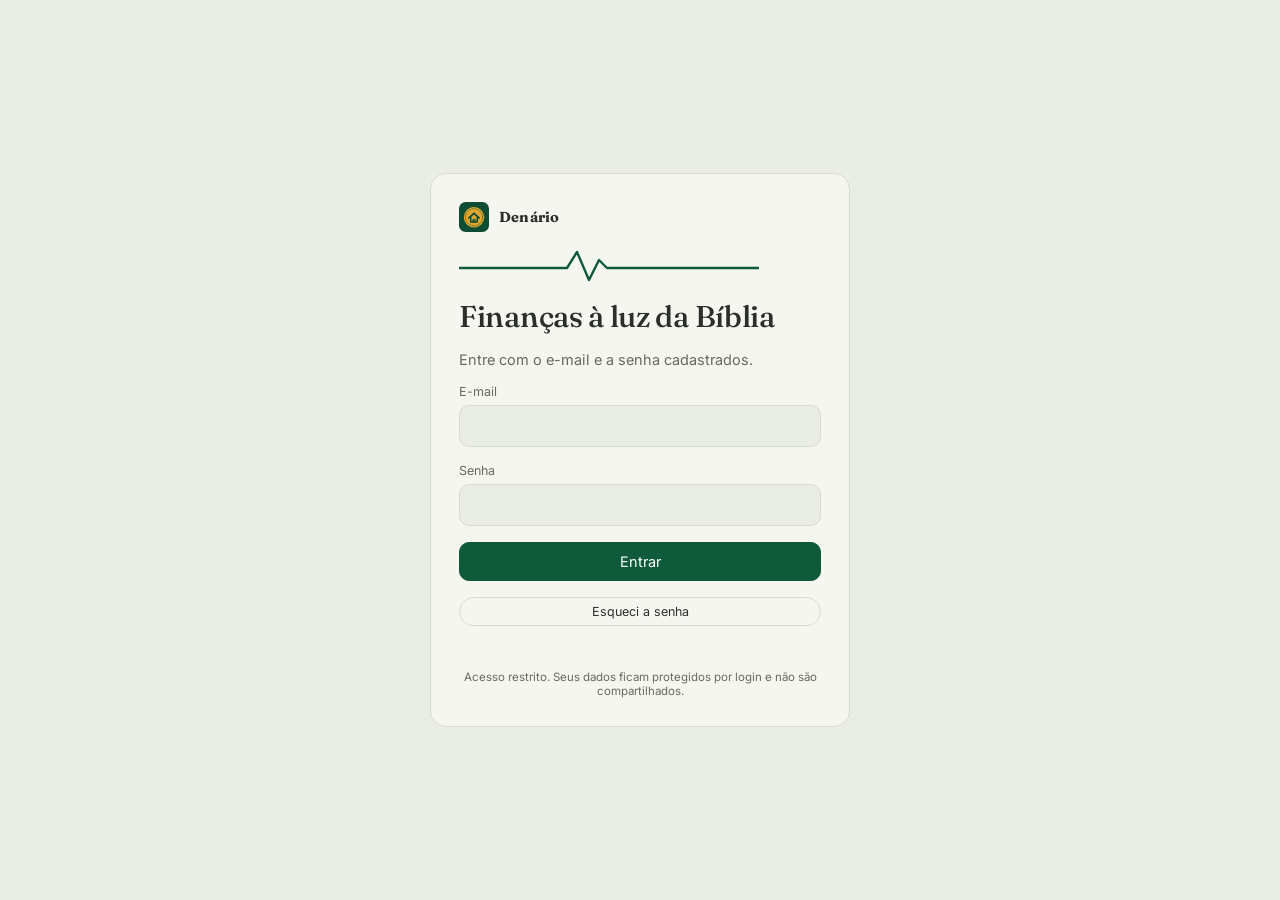
<file: index.html>
<!doctype html>
<html lang="pt-BR">
<head>
<meta charset="utf-8">
<meta name="viewport" content="width=device-width, initial-scale=1, viewport-fit=cover">
<title>Denário – finanças à luz da Bíblia</title>
<meta name="description" content="Denário – finanças à luz da Bíblia: orçamento, objetivos, talentos e patrimônio da família.">
<meta name="theme-color" content="#f5f6f0">
<meta name="color-scheme" content="light">
<meta name="robots" content="noindex">
<link rel="manifest" href="manifest.webmanifest">
<link rel="icon" href="icons/icon-192.png?v=4">
<link rel="apple-touch-icon" href="icons/icon-180.png?v=4">
<meta name="apple-mobile-web-app-capable" content="yes">
<meta name="mobile-web-app-capable" content="yes">
<meta name="apple-mobile-web-app-status-bar-style" content="default">
<meta name="apple-mobile-web-app-title" content="Denário">
<link rel="preconnect" href="https://fonts.googleapis.com">
<link rel="stylesheet" href="https://fonts.googleapis.com/css2?family=Fraunces:opsz,wght@9..144,400;9..144,500;9..144,600&family=Inter:wght@400;500;600;700&display=swap">
<link rel="stylesheet" href="app.css?v=9">
<link rel="stylesheet" href="mobile.css?v=12">
<link rel="stylesheet" href="casa.css?v=5">
<link rel="stylesheet" href="notas.css?v=7">
<link rel="stylesheet" href="objetivos.css?v=4">
<link rel="stylesheet" href="anotar.css?v=6">
<link rel="stylesheet" href="bancos.css?v=1">
<link rel="stylesheet" href="vales.css?v=2">
<link rel="stylesheet" href="bens.css?v=2">
<link rel="stylesheet" href="raiox.css?v=1">
<link rel="stylesheet" href="reservas.css?v=1">
<link rel="stylesheet" href="sabedoria.css?v=4">
<link rel="stylesheet" href="negocio.css?v=7">
<link rel="stylesheet" href="voz.css?v=1">
<link rel="stylesheet" href="onboarding.css?v=1">
<link rel="stylesheet" href="compras.css?v=1">
<link rel="stylesheet" href="veiculos.css?v=1">
<script src="vendor/d3.min.js"></script>
<script src="vendor/supabase.js"></script>
<script src="config.js"></script>
<script src="app.js?v=23"></script>
<script src="mobile.js?v=8"></script>
<script src="mobile-contas.js?v=1"></script>
<script src="sabedoria.js?v=4"></script>
<script src="convite.js?v=6"></script>
<script src="casa.js?v=11"></script>
<script src="vendor/jsQR.js" defer></script>
<script src="notas.js?v=10"></script>
<script src="avatar.js?v=1"></script>
<script src="bancos.js?v=1"></script>
<script src="vales.js?v=2"></script>
<script src="bens.js?v=1"></script>
<script src="raiox.js?v=3"></script>
<script src="reservas.js?v=1"></script>
<script src="plano.js?v=2"></script>
<script src="projetos.js?v=6"></script>
<script src="voz.js?v=2"></script>
<script src="onboarding.js?v=1"></script>
<script src="objetivos.js?v=5"></script>
<script src="anotar.js?v=11"></script>
<script src="compras.js?v=1"></script>
<script src="veiculos.js?v=1"></script>
</head>
<body>
<section class="sv-login" id="sv-login" hidden>
  <form class="sv-card" id="sv-form" autocomplete="on">
    <div class="sv-brand"><div class="sv-mark" aria-hidden="true" style="background:none;width:30px;height:30px"><svg viewBox="0 0 100 100" width="30" height="30" style="display:block"><rect width="100" height="100" rx="22" fill="#0e4d33"/><circle cx="50" cy="51" r="34" fill="#e2a72e"/><circle cx="50" cy="51" r="28.5" fill="none" stroke="#0e4d33" stroke-width="2.4" stroke-dasharray="1.6 4.4" stroke-linecap="round"/><g fill="none" stroke="#0e4d33" stroke-linecap="round" stroke-linejoin="round"><path d="M33 53 L50 38 L67 53" stroke-width="6"/><path d="M39 51 V67 H61 V51" stroke-width="5"/><path d="M47 67 V59 H53 V67" stroke-width="4"/></g></svg></div>Denário</div>
    <svg class="sv-pulse" viewBox="0 0 300 34" aria-hidden="true"><path d="M0 20 H95 L108 20 L118 4 L130 32 L140 12 L148 20 H300"/></svg>
    <h1>Finanças à luz da Bíblia</h1>
    <p>Entre com o e-mail e a senha cadastrados.</p>
    <div class="sv-field"><label for="sv-email">E-mail</label><input class="sv-in" id="sv-email" type="email" inputmode="email" autocapitalize="off" autocorrect="off" spellcheck="false" autocomplete="username" required></div>
    <div class="sv-field"><label for="sv-senha">Senha</label><input class="sv-in" id="sv-senha" type="password" autocomplete="current-password" required></div>
    <button class="sv-btn primary" id="sv-entrar" type="submit">Entrar</button>
    <button class="sv-btn" id="sv-esqueci" type="button">Esqueci a senha</button>
    <div class="sv-err" id="sv-err" role="alert"></div>
    <div class="sv-foot">Acesso restrito. Seus dados ficam protegidos por login e não são compartilhados.</div>
  </form>
</section>
<section id="sv-app" hidden>
  <header class="sv-top">
    <div class="sv-brand"><div class="sv-mark" aria-hidden="true" style="background:none;width:30px;height:30px"><svg viewBox="0 0 100 100" width="30" height="30" style="display:block"><rect width="100" height="100" rx="22" fill="#0e4d33"/><circle cx="50" cy="51" r="34" fill="#e2a72e"/><circle cx="50" cy="51" r="28.5" fill="none" stroke="#0e4d33" stroke-width="2.4" stroke-dasharray="1.6 4.4" stroke-linecap="round"/><g fill="none" stroke="#0e4d33" stroke-linecap="round" stroke-linejoin="round"><path d="M33 53 L50 38 L67 53" stroke-width="6"/><path d="M39 51 V67 H61 V51" stroke-width="5"/><path d="M47 67 V59 H53 V67" stroke-width="4"/></g></svg></div><span>Denário</span></div>
    <div class="sp"></div>
    <div class="who"><div id="sv-who"></div><div id="sv-upd"></div></div>
    <button class="sv-btn" id="sv-sair" type="button">Sair</button>
  </header>
  <div class="sv-card" id="sv-nova" hidden style="margin:16px auto">
    <b>Defina sua nova senha</b>
    <input class="sv-in" id="sv-nova-senha" type="password" autocomplete="new-password" aria-label="Nova senha">
    <button class="sv-btn primary" id="sv-nova-btn" type="button">Salvar senha</button>
    <div class="sv-err" id="sv-nova-msg"></div>
  </div>
  <main id="dash-root">
<style>
.fv { --fv-in: var(--color-ok); display: grid; gap: var(--cds-gap-lg); font-family: var(--font-anthropic-sans); color: var(--color-fg); font-variant-numeric: tabular-nums; }
.fv-head { display: grid; gap: var(--cds-gap-xs); }
.fv-title { font-family: var(--font-anthropic-serif); font-weight: 400; font-size: var(--cds-font-size-title); margin: 0; text-wrap: balance; }
.fv-take { margin: 0; color: var(--color-fg-muted); font-size: var(--cds-font-size-body); max-width: 68ch; }
.fv-take .n { color: var(--color-fg); font-weight: 600; }
.fv-bar { display: flex; flex-wrap: wrap; gap: var(--cds-gap-sm); align-items: center; justify-content: space-between; }
.fv-tabs { display: flex; flex-wrap: wrap; gap: var(--cds-gap-xs); }
.fv-tab { font: inherit; font-size: var(--cds-font-size-body); padding: var(--cds-pad-xs) var(--cds-pad-md); border: 1px solid var(--color-border-line); background: transparent; color: var(--color-fg-muted); border-radius: 999px; cursor: pointer; }
.fv-tab[aria-selected="true"] { background: var(--color-fg); color: var(--color-bg); border-color: var(--color-fg); }
.fv-tab:focus-visible, .fv-sel:focus-visible, .fv-input:focus-visible, .fv-th button:focus-visible, .fv-toggle:focus-visible { outline: 2px solid var(--color-fg); outline-offset: 2px; }
.fv-filters { display: flex; flex-wrap: wrap; gap: var(--cds-gap-sm); align-items: center; }
.fv-sel, .fv-input { font: inherit; font-size: var(--cds-font-size-body); padding: var(--cds-pad-xs) var(--cds-pad-sm); border: 1px solid var(--color-border-line); border-radius: var(--cds-radius); background: var(--color-panel); color: var(--color-fg); }
.fv-input { min-width: 0; flex: 1 1 12rem; }
.fv-chip { font: inherit; font-size: var(--cds-font-size-caption); border: 1px solid var(--color-border-line); background: var(--color-panel); color: var(--color-fg); border-radius: 999px; padding: 2px var(--cds-pad-sm); cursor: pointer; }
.fv-page { display: grid; gap: var(--cds-gap-md); }
.fv-kpis { display: grid; grid-template-columns: repeat(auto-fit, minmax(min(100%, 9.5rem), 1fr)); gap: var(--cds-gap-md); }
.fv-kpi { background: var(--color-panel); border: 1px solid var(--color-border-line); border-radius: var(--cds-radius); padding: var(--cds-pad-md) var(--cds-pad-lg); display: grid; gap: var(--cds-gap-xs); align-content: start; }
.fv-kpi .k { font-size: var(--cds-font-size-caption); color: var(--color-fg-muted); }
.fv-kpi .v { font-family: var(--font-anthropic-serif); font-weight: 400; font-size: var(--cds-font-size-title); line-height: 1.15; }
.fv-kpi .s { font-size: var(--cds-font-size-caption); color: var(--color-fg-muted); }
.fv-grid { display: grid; grid-template-columns: repeat(auto-fit, minmax(min(100%, 22rem), 1fr)); gap: var(--cds-gap-md); }
.fv-card { background: var(--color-panel); border: 1px solid var(--color-border-line); border-radius: var(--cds-radius); padding: var(--cds-pad-lg); display: grid; gap: var(--cds-gap-sm); align-content: start; min-width: 0; }
.fv-card h3 { margin: 0; font-size: var(--cds-font-size-heading); font-weight: var(--cds-font-weight-medium); }
.fv-note { margin: 0; font-size: var(--cds-font-size-caption); color: var(--color-fg-muted); }
.fv-chart { position: relative; min-height: 260px; }
.fv-chart.tall { min-height: 360px; }
.fv-tip { position: absolute; pointer-events: none; background: var(--cds-surface-popover); border: 1px solid var(--cds-border); border-radius: var(--cds-radius); box-shadow: var(--cds-shadow-popover); padding: var(--cds-pad-xs) var(--cds-pad-sm); font-size: var(--cds-font-size-caption); white-space: nowrap; z-index: 2; }
.fv-tip .h { color: var(--cds-text-secondary); margin-bottom: 2px; }
.fv-tip .sw { display: inline-block; width: 8px; height: 8px; border-radius: 2px; margin-right: 6px; }
.fv-scroll { overflow: auto; max-height: 70vh; border: 1px solid var(--color-border-line); border-radius: var(--cds-radius); }
.fv-tbl { border-collapse: collapse; width: 100%; font-size: var(--cds-font-size-caption); }
.fv-tbl th, .fv-tbl td { padding: 6px 10px; text-align: right; border-bottom: 1px solid var(--color-border-line); white-space: nowrap; }
.fv-tbl th { position: sticky; top: 0; background: var(--color-panel); color: var(--color-fg-muted); font-weight: var(--cds-font-weight-medium); z-index: 1; }
.fv-tbl .l { text-align: left; }
.fv-tbl .wrap { white-space: normal; min-width: 14rem; }
.fv-tbl td.p { color: var(--color-fg-muted); }
.fv-tbl col.sel, .fv-tbl .selc { background: color-mix(in srgb, var(--color-fg) 6%, transparent); }
.fv-tbl tr.sec td { font-weight: 600; background: color-mix(in srgb, var(--color-fg) 4%, transparent); }
.fv-tbl tr.mae td { font-weight: 600; }
.fv-tbl tr.filha td:first-child { padding-left: 28px; }
.fv-tbl tr.ident td { color: var(--color-warn); }
.fv-tbl tr.res td { font-weight: 600; border-top: 2px solid var(--color-border-line); }
.fv-tbl td.neg { color: var(--color-bad); }
.fv-tbl td.pos { color: var(--color-ok); }
.fv-tbl tr.click { cursor: pointer; }
.fv-tbl tr.click:hover td { background: color-mix(in srgb, var(--color-fg) 5%, transparent); }
.fv-th button { all: unset; cursor: pointer; }
.fv-toggle { all: unset; cursor: pointer; display: inline-block; width: 1.1em; color: var(--color-fg-muted); }
.fv-col1 { position: sticky; left: 0; background: var(--color-panel); z-index: 1; text-align: left !important; }
.fv-tbl th.fv-col1 { z-index: 2; }
.fv-pill { display: inline-block; font-size: var(--cds-font-size-caption); padding: 1px 8px; border-radius: 999px; border: 1px solid currentColor; }
.fv-pill.warn { color: var(--color-warn); }
.fv-bp { display: grid; grid-template-columns: repeat(auto-fit, minmax(min(100%, 22rem), 1fr)); gap: var(--cds-gap-md); }
.fv-bp table td.lv0 { font-weight: 600; }
.fv-bp table td.lv1 { padding-left: 20px; }
.fv-bp table td.lv2 { padding-left: 36px; color: var(--color-fg-muted); }
.fv-big { font-family: var(--font-anthropic-serif); font-weight: 400; font-size: var(--cds-font-size-title); }
.fv-inbar { display: inline-block; height: 8px; border-radius: 4px; vertical-align: middle; margin-left: 8px; }
.fv-legend { display: flex; gap: var(--cds-gap-md); font-size: var(--cds-font-size-caption); color: var(--color-fg-muted); flex-wrap: wrap; }
.fv-legend i { display: inline-block; width: 10px; height: 10px; border-radius: 2px; margin-right: 6px; vertical-align: -1px; }
.fv-det { gap: var(--cds-gap-md); }
.warn-txt { color: var(--color-warn); }
.fv-tbl tr.open td { background: color-mix(in srgb, var(--color-fg) 7%, transparent); }
.fv-tbl tr.det-row > td { white-space: normal; padding: 0 0 12px; background: color-mix(in srgb, var(--color-fg) 3%, transparent); }
.fv-lp { display: grid; gap: 6px; padding: 10px 12px; }
.fv-lp-h { font-weight: 600; font-size: var(--cds-font-size-body); }
.fv-lp-item { display: grid; grid-template-columns: 4.6rem minmax(0, 1fr) auto; gap: 4px 10px; align-items: center; padding: 6px 0; border-bottom: 1px solid var(--color-border-line); }
.fv-lp-item .d { color: var(--color-fg-muted); }
.fv-lp-item .ds { white-space: normal; word-break: break-word; }
.fv-lp-item .v { font-weight: 600; }
.fv-lp-item .mv { grid-column: 2 / 4; }
.fv-lp-item.moved .ds, .fv-tbl tr.moved td:nth-child(3) { text-decoration: line-through; color: var(--color-fg-muted); }
.fv-move { font: inherit; font-size: var(--cds-font-size-caption); max-width: 100%; padding: 2px 4px; border: 1px solid var(--color-border-line); border-radius: 4px; background: var(--color-bg); color: var(--color-fg); }
.fv-move.set { border-color: var(--color-warn); color: var(--color-warn); }
.fv-pend { border: 1px solid var(--color-warn); border-radius: var(--cds-radius); padding: var(--cds-pad-sm) var(--cds-pad-md); display: grid; gap: 6px; }
.fv-pend ul { margin: 0; padding-left: 1.1rem; font-size: var(--cds-font-size-caption); }
.fv-pend .row { display: flex; flex-wrap: wrap; gap: 8px; align-items: center; }

.fv-mlist { display: grid; gap: 8px; }
.fv-mi { all: unset; box-sizing: border-box; cursor: pointer; display: grid; gap: 6px; padding: 12px 14px; border: 1px solid var(--color-border-line); border-left: 4px solid var(--color-ok); border-radius: var(--cds-radius); background: var(--color-panel); }
.fv-mi.warn { border-left-color: var(--color-warn); } .fv-mi.bad { border-left-color: var(--color-bad); }
.fv-mi.filha { margin-left: 18px; }
.fv-mi:focus-visible { outline: 2px solid var(--color-fg); outline-offset: 2px; }
.fv-mi.open { background: color-mix(in srgb, var(--color-fg) 5%, var(--color-panel)); }
.fv-mi .top { display: flex; justify-content: space-between; align-items: center; gap: 10px; }
.fv-mi .nm { display: flex; align-items: baseline; gap: 4px; font-weight: 600; font-size: var(--cds-font-size-body); min-width: 0; overflow-wrap: anywhere; }
.fv-mi .nm .cap { display: inline-block; }
.fv-mi .car { flex: none; width: 1em; color: var(--color-fg-muted); }
.fv-mi .fv-pill { flex: none; font-size: 11.5px; }
.fv-mi .nums { display: flex; flex-wrap: wrap; align-items: baseline; gap: 2px 4px; font-size: var(--cds-font-size-caption); color: var(--color-fg-muted); }
.fv-mi .nums b { color: var(--color-fg); font-size: var(--cds-font-size-body); }
.fv-mi .nums .pct { margin-left: auto; font-size: var(--cds-font-size-heading); }
.fv-mi .nums .pct.ok { color: var(--color-ok); } .fv-mi .nums .pct.warn { color: var(--color-warn); } .fv-mi .nums .pct.bad { color: var(--color-bad); }
.fv-mi .fv-meter.sm { height: 10px; border-radius: 5px; }
.fv-mi .sub { font-size: var(--cds-font-size-caption); color: var(--color-fg-muted); }
.fv-mi .sub.bad { color: var(--color-bad); }
.fv-mi-det { margin-left: 18px; border: 1px solid var(--color-border-line); border-radius: var(--cds-radius); background: var(--color-panel); }
.fv-pill.warn { color: var(--color-warn); }
.fv-status { gap: var(--cds-gap-xs); }
.fv-status-line { display: flex; flex-wrap: wrap; gap: var(--cds-gap-sm); margin: 0; font-size: var(--cds-font-size-body); }
.fv-status-line .fv-pill { font-size: var(--cds-font-size-body); padding: 4px 12px; }
.fv-pill.bad { color: var(--color-bad); } .fv-pill.ok { color: var(--color-ok); }
.fv-meter-row { display: flex; flex-wrap: wrap; gap: var(--cds-gap-sm); align-items: baseline; }
.fv-meter { position: relative; height: 14px; border-radius: 7px; background: color-mix(in srgb, var(--color-fg) 8%, transparent); overflow: visible; }
.fv-meter.sm { height: 8px; border-radius: 4px; width: 100%; min-width: 80px; }
.fv-meter i.f { position: absolute; left: 0; top: 0; bottom: 0; border-radius: inherit; }
.fv-meter i.f.ok { background: var(--color-ok); } .fv-meter i.f.warn { background: var(--color-warn); } .fv-meter i.f.bad { background: var(--color-bad); }
.fv-meter b.t100 { position: absolute; top: -3px; bottom: -3px; width: 2px; background: var(--color-fg); }
.fv-meter b.trit { position: absolute; top: -2px; bottom: -2px; width: 1px; background: var(--color-fg-muted); }
.fv-pctcell { display: grid; grid-template-columns: 3.2rem minmax(80px, 1fr); gap: 8px; align-items: center; min-width: 9rem; }
.fv-pcttxt { font-weight: 600; text-align: right; }
.fv-pcttxt.ok { color: var(--color-ok); } .fv-pcttxt.warn { color: var(--color-warn); } .fv-pcttxt.bad { color: var(--color-bad); }
.fv-lista { display: grid; gap: var(--cds-gap-sm); }
.fv-lista-h { margin: var(--cds-gap-sm) 0 0; font-size: var(--cds-font-size-body); font-weight: var(--cds-font-weight-medium); }
.fv-lista-tot { margin: 0; font-weight: 600; }
.fv-qtd { width: 3.5rem; font: inherit; padding: 2px 4px; border: 1px solid var(--color-border-line); border-radius: 4px; background: var(--color-bg); color: var(--color-fg); }
.fv-tag { font-size: 11px; color: var(--color-fg-muted); border: 1px solid var(--color-border-line); border-radius: 999px; padding: 0 6px; margin-left: 4px; white-space: nowrap; }
.fv-tbl tr.done td { opacity: .45; text-decoration: line-through; }
.fv-tbl tr.done td:first-child, .fv-tbl tr.done td:nth-child(3) { text-decoration: none; }
.fv-det-head { display: flex; flex-wrap: wrap; gap: var(--cds-gap-sm); justify-content: space-between; align-items: flex-start; }
.fv-det-title { font-family: var(--font-anthropic-serif); font-weight: 400; font-size: var(--cds-font-size-title); margin: 0; }
.fv-det-actions { display: flex; gap: var(--cds-gap-xs); flex-wrap: wrap; }
.fv-kpis-sm .fv-kpi { background: transparent; }
.fv-sub { display: grid; gap: var(--cds-gap-xs); align-content: start; min-width: 0; }
.fv-sub h4 { margin: 0; font-size: var(--cds-font-size-body); font-weight: var(--cds-font-weight-medium); }
.fv-insights { margin: 0; padding-left: 1.1rem; display: grid; gap: 4px; font-size: var(--cds-font-size-body); max-width: 80ch; }
.fv-insights b { font-weight: 600; }
.fv-scroll-sm { max-height: 22rem; }
.cap { text-transform: lowercase; }
.cap::first-letter { text-transform: uppercase; }
[data-dash-source-state=empty] { color: transparent; }
[data-dash-source-state=refreshing] { opacity: .5; transition: opacity var(--cds-dur-slow); }
.fv-fail { display: flex; align-items: center; justify-content: center; gap: 8px; color: var(--color-fg-muted); font-size: var(--cds-font-size-caption); min-height: inherit; }
.fv-fail::before { content: ""; width: .375rem; height: .375rem; border-radius: 50%; background: var(--color-bad); }
@media (max-width: 640px) { .fv-hide-sm { display: none; } }
@media (max-width: 480px) { .fv-kpi .v { font-size: 22px; overflow-wrap: anywhere; } .fv-kpi { padding: var(--cds-pad-sm) var(--cds-pad-md); } }
</style>

<div class="fv">
  <header class="fv-head" id="topo">
    <h1 class="fv-title">Finanças da Família Sanches Vital</h1>
    <p class="fv-take" id="takeaway">
      <span class="lx-take-lbl">No ano</span>, a família recebeu <span class="n dash-skeleton" id="tk-in" data-source="mensal" data-field="entradas" data-where="mes=total">—</span>,
      gastou <span class="n dash-skeleton" id="tk-out" data-source="mensal" data-field="saidas" data-where="mes=total">—</span>
      e investiu <span class="n dash-skeleton" id="tk-inv" data-source="mensal" data-field="investido" data-where="mes=total">—</span>:
      sobra de caixa de <span class="n dash-skeleton" id="tk-res" data-source="mensal" data-field="resultado" data-where="mes=total">—</span>.
      Ainda há <span class="n dash-skeleton" id="tk-id" data-source="mensal" data-field="a_identificar" data-where="mes=total">—</span> em gastos sem categoria.
    </p>
  </header>

  <div class="fv-bar">
    <nav class="fv-tabs" role="tablist" aria-label="Seções">
      <button class="fv-tab" role="tab" data-tab="visao" id="tab-visao">Visão geral</button>
      <button class="fv-tab" role="tab" data-tab="metas" id="tab-metas">Metas</button>
      <button class="fv-tab" role="tab" data-tab="mercado" id="tab-mercado">Mercado</button>
      <button class="fv-tab" role="tab" data-tab="contas" id="tab-contas">Contas mês a mês</button>
      <button class="fv-tab" role="tab" data-tab="lanc" id="tab-lanc">Lançamentos</button>
      <button class="fv-tab" role="tab" data-tab="fixos" id="tab-fixos">Gastos fixos</button>
      <button class="fv-tab" role="tab" data-tab="patrimonio" id="tab-patrimonio">Patrimônio</button>
      <button class="fv-tab" role="tab" data-tab="plano" id="tab-plano">Plano</button>
    </nav>
    <div class="fv-filters">
      <label for="fv-mes" class="fv-note">Período</label>
      <select id="fv-mes" class="fv-sel" data-source="mensal"></select>
    </div>
  </div>

  <!-- VISÃO GERAL -->
  <section class="fv-page" id="visao" role="tabpanel">
    <div class="fv-kpis">
      <div class="fv-kpi" id="kpi-in"><div class="k">Total recebido</div><div class="v dash-skeleton" id="k-in" data-source="mensal" data-field="entradas" data-where="mes=total">—</div><div class="s lx-per">jan–nov/26</div></div>
      <div class="fv-kpi" id="kpi-out"><div class="k">Total gasto</div><div class="v dash-skeleton" id="k-out" data-source="mensal" data-field="saidas" data-where="mes=total">—</div><div class="s">sem transferências do casal e sem investimentos</div></div>
      <div class="fv-kpi" id="kpi-inv"><div class="k">Total investido</div><div class="v dash-skeleton" id="k-inv" data-source="mensal" data-field="investido" data-where="mes=total">—</div><div class="s">guardado em aplicações e reserva: não é gasto</div></div>
      <div class="fv-kpi" id="kpi-res"><div class="k">Sobrou no caixa</div><div class="v dash-skeleton" id="k-res" data-source="mensal" data-field="resultado" data-where="mes=total">—</div><div class="s">recebido − gasto − investido</div></div>
      <div class="fv-kpi" id="kpi-saldo"><div class="k">Saldo no fim do período</div><div class="v dash-skeleton" id="k-saldo" data-source="mensal" data-field="saldo_final" data-where="mes=total">—</div><div class="s">Bradesco + dinheiro em espécie</div></div>
      <div class="fv-kpi" id="kpi-juros"><div class="k">Juros, IOF e tarifas</div><div class="v dash-skeleton" id="k-juros" data-source="mensal" data-field="juros" data-where="mes=total">—</div><div class="s"><span id="k-dias" data-source="mensal" data-field="dias_negativo" data-where="mes=total">—</span> dias no cheque especial</div></div>
    </div>
    <div class="fv-grid">
      <div class="fv-card" id="card-mensal">
        <h3>Entradas e saídas por mês</h3>
        <p class="fv-note">Clique num mês para filtrar o app inteiro. Novembro vai até o dia 9.</p>
        <div class="fv-legend"><span><i class="sw-in"></i>Entradas</span><span><i class="sw-out"></i>Saídas</span></div>
        <div class="fv-chart dash-skeleton" id="ch-mensal" data-source="mensal"></div>
      </div>
      <div class="fv-card" id="card-saldo">
        <h3>Saldo no fim de cada mês</h3>
        <p class="fv-note">Abaixo de zero = cheque especial (limite de R$ 2.400).</p>
        <div class="fv-chart dash-skeleton" id="ch-saldo" data-source="mensal"></div>
      </div>
    </div>
    <div class="fv-grid">
      <div class="fv-card" id="card-maes">
        <h3>Para onde foi o dinheiro</h3>
        <p class="fv-note">Saídas por conta mãe no período. Clique numa conta para abrir a análise detalhada.</p>
        <div class="fv-chart tall dash-skeleton" id="ch-maes" data-source="maes"></div>
      </div>
      <div class="fv-card" id="card-mercado">
        <h3>O que tem dentro da conta Mercado</h3>
        <p class="fv-note">Estimativa a partir de 9 notas fiscais com CPF (Nota Fiscal Goiana); valor por mês em média. Clique num tipo de produto para ver os itens.</p>
        <div class="fv-chart dash-skeleton" id="ch-mercado" data-source="mercado"></div>
      </div>
    </div>
    <div class="fv-card fv-det" id="detalhe" hidden>
      <div class="fv-det-head">
        <div><div class="fv-note" id="det-kicker">Análise detalhada</div><h3 class="fv-det-title" id="det-title">—</h3></div>
        <div class="fv-det-actions"><button class="fv-chip" id="det-lanc">Ver lançamentos</button><button class="fv-chip" id="det-merc" hidden>Composição do mercado</button><button class="fv-chip" id="det-close" aria-label="Fechar análise">Fechar ×</button></div>
      </div>
      <div id="det-mae" hidden>
        <div class="fv-kpis fv-kpis-sm">
          <div class="fv-kpi"><div class="k">Gasto no período</div><div class="v" id="dm-total" data-where="mae=SUPERMERCADO%20E%20ALIMENTA%C3%87%C3%83O&amp;periodo=total" data-source="analise" data-field="total">—</div><div class="s"><span id="dm-pct" data-where="mae=SUPERMERCADO%20E%20ALIMENTA%C3%87%C3%83O&amp;periodo=total" data-source="analise" data-field="pct_entradas">—</span> das entradas</div></div>
          <div class="fv-kpi"><div class="k">Média por mês</div><div class="v" id="dm-media" data-where="mae=SUPERMERCADO%20E%20ALIMENTA%C3%87%C3%83O&amp;periodo=total" data-source="analise" data-field="media_mes">—</div><div class="s">jan–nov/26 (nov até dia 9)</div></div>
          <div class="fv-kpi"><div class="k">Teto proposto (fase 1)</div><div class="v" id="dm-teto" data-where="mae=SUPERMERCADO%20E%20ALIMENTA%C3%87%C3%83O&amp;periodo=total" data-source="analise" data-field="teto_fase1">—</div><div class="s" id="dm-dif-wrap"><span id="dm-dif" data-where="mae=SUPERMERCADO%20E%20ALIMENTA%C3%87%C3%83O&amp;periodo=total" data-source="analise" data-field="dif_teto">—</span> por mês em relação ao teto</div></div>
          <div class="fv-kpi"><div class="k">Lançamentos</div><div class="v" id="dm-n" data-where="mae=SUPERMERCADO%20E%20ALIMENTA%C3%87%C3%83O&amp;periodo=total" data-source="analise" data-field="n_lanc">—</div><div class="s">ticket médio <span id="dm-ticket" data-where="mae=SUPERMERCADO%20E%20ALIMENTA%C3%87%C3%83O&amp;periodo=total" data-source="analise" data-field="ticket_medio">—</span></div></div>
        </div>
        <ul class="fv-insights" id="dm-ins"></ul>
        <div class="fv-grid">
          <div class="fv-sub"><h4>Mês a mês, por conta filha</h4><div class="fv-legend" id="dm-leg"></div><div class="fv-chart" id="dm-chart" data-source="contas analise"></div></div>
          <div class="fv-sub"><h4>Contas filhas no período</h4>
            <table class="fv-tbl" id="dm-filhas" data-source="filhas_share" data-row-key="mae,conta,mes"><thead><tr><th class="l" data-field="conta">Conta</th><th data-field="valor">Valor</th><th data-field="share">% do grupo</th></tr></thead><tbody></tbody></table></div>
        </div>
        <div class="fv-grid">
          <div class="fv-sub"><h4>Com quem vocês mais gastam</h4>
            <table class="fv-tbl" id="dm-fav" data-source="favorecidos" data-row-key="nivel,chave,mes,favorecido"><thead><tr><th class="l" data-field="favorecido">Favorecido</th><th data-field="n">Vezes</th><th data-field="total">Total</th></tr></thead><tbody></tbody></table></div>
          <div class="fv-sub"><h4>Maiores lançamentos</h4>
            <table class="fv-tbl" id="dm-top" data-source="lancamentos" data-row-key="id"><thead><tr><th class="l" data-field="data">Data</th><th class="l" data-field="descricao">Descrição</th><th data-field="valor">Valor</th></tr></thead><tbody></tbody></table></div>
        </div>
      </div>
      <div id="det-merc-box" hidden>
        <div class="fv-kpis fv-kpis-sm">
          <div class="fv-kpi"><div class="k">Compras de mercado no período</div><div class="v" id="mg-total" data-where="mes=total" data-source="mercado_geral" data-field="total">—</div><div class="s"><span id="mg-n" data-where="mes=total" data-source="mercado_geral" data-field="n">—</span> compras</div></div>
          <div class="fv-kpi"><div class="k">Ticket médio por compra</div><div class="v" id="mg-ticket" data-where="mes=total" data-source="mercado_geral" data-field="ticket">—</div><div class="s"><span id="mg-lojas" data-where="mes=total" data-source="mercado_geral" data-field="lojas">—</span> lugares diferentes</div></div>
          <div class="fv-kpi" id="ms-kpi1"><div class="k" id="ms-k1">Peso na conta Mercado</div><div class="v" id="ms-pct" data-where="subcategoria=Bebidas" data-source="mercado" data-field="pct">—</div><div class="s"><span id="ms-val" data-where="subcategoria=Bebidas" data-source="mercado" data-field="valor_estimado">—</span> por mês, estimado</div></div>
          <div class="fv-kpi" id="ms-kpi2"><div class="k">Na amostra de notas</div><div class="v" id="ms-amostra" data-where="subcategoria=Todas" data-source="merc_sub" data-field="total">—</div><div class="s"><span id="ms-nitens" data-where="subcategoria=Todas" data-source="merc_sub" data-field="n_itens">—</span> itens</div></div>
        </div>
        <ul class="fv-insights" id="ms-ins"></ul>
        <div class="fv-grid">
          <div class="fv-sub"><h4 id="ms-itens-t">Itens nas notas fiscais</h4>
            <div class="fv-scroll fv-scroll-sm"><table class="fv-tbl" id="ms-itens" data-source="mercado_itens" data-row-key="id"><thead><tr><th class="l" data-field="data">Data</th><th class="l" data-field="loja">Loja</th><th class="l" data-field="item">Item</th><th class="l fv-hide-sm" data-field="subcategoria">Tipo</th><th data-field="valor">Valor</th></tr></thead><tbody></tbody></table></div></div>
          <div class="fv-sub"><h4>Onde vocês compram (conta Mercado)</h4>
            <div class="fv-scroll fv-scroll-sm"><table class="fv-tbl" id="ms-lojas" data-source="favorecidos" data-row-key="nivel,chave,mes,favorecido"><thead><tr><th class="l" data-field="favorecido">Loja</th><th data-field="n">Compras</th><th data-field="total">Total</th></tr></thead><tbody></tbody></table></div></div>
        </div>
      </div>
    </div>
  </section>

  <!-- METAS -->
  <section class="fv-page" id="metas" role="tabpanel" hidden>
    <div class="fv-card fv-status" id="card-status">
      <div class="fv-note" id="mt-kicker">Metas do mês</div>
      <p class="fv-status-line" id="mt-line">
        <span class="fv-pill bad"><b id="mt-est" data-source="metas_resumo" data-field="estouradas" data-where="mes=total">—</b> estouradas</span>
        <span class="fv-pill warn"><b id="mt-rit" data-source="metas_resumo" data-field="acima_ritmo" data-where="mes=total">—</b> acima do ritmo</span>
        <span class="fv-pill ok"><b id="mt-ok" data-source="metas_resumo" data-field="dentro" data-where="mes=total">—</b> dentro</span>
      </p>
      <p class="fv-note" id="mt-regra">Regra: passou de 100% do teto = estourou. No mês em andamento, gastar mais rápido que o calendário (ex.: 80% do teto até o dia 15) = acima do ritmo. Gastos a identificar têm teto zero. Dízimo é meta mínima.</p>
    </div>
    <div class="fv-card" id="card-total">
      <h3>Saídas totais contra o teto</h3>
      <div class="fv-meter-row">
        <div class="fv-big" id="mt-tot-real" data-source="metas_real" data-field="realizado" data-where="id=total%3AS%C3%8DDAS&amp;mes=total">—</div>
        <div class="fv-note">de <span id="mt-tot-teto" data-source="metas_real" data-field="teto" data-where="id=total%3AS%C3%8DDAS&amp;mes=total">—</span> · <b id="mt-tot-pct" data-source="metas_real" data-field="pct" data-where="id=total%3AS%C3%8DDAS&amp;mes=total">—</b> usado</div>
      </div>
      <div class="fv-meter" id="mt-tot-bar" data-source="metas_real"></div>
    </div>
    <div class="fv-card" id="card-metas">
      <div class="fv-pend" data-pend hidden></div>
      <h3>% realizado de cada meta</h3>
      <p class="fv-note">Barra = quanto do teto já foi gasto; traço = 100%; marca fina = onde deveria estar pelo calendário. Ordenado do mais estourado para o mais folgado. <b>Toque numa meta para ver os lançamentos e corrigir a categoria.</b></p>
      <div class="fv-mlist" id="tb-metas"></div>
      <p class="fv-note">Tetos da fase 1 do plano (nov/26–jan/27). Antes de novembro, a tabela mostra como cada mês teria ficado com esses tetos.</p>
    </div>
  </section>

  <!-- MERCADO -->
  <section class="fv-page" id="mercado" role="tabpanel" hidden>
    <div class="fv-kpis">
      <div class="fv-kpi"><div class="k">Média mensal jan–set</div><div class="v dash-skeleton" id="mk-media" data-source="mercado_mes" data-field="total" data-where="mes=media">—</div><div class="s">conta Mercado (sem açougue)</div></div>
      <div class="fv-kpi"><div class="k">Meta: −20%</div><div class="v dash-skeleton" id="mk-meta" data-source="metas" data-field="valor_meta" data-where="id=conta%3AMERCADO">—</div><div class="s">teto mensal do mercado</div></div>
      <div class="fv-kpi"><div class="k">Compras por mês</div><div class="v dash-skeleton" id="mk-n" data-source="mercado_mes" data-field="n" data-where="mes=media">—</div><div class="s">ticket médio <span id="mk-ticket" data-source="mercado_mes" data-field="ticket" data-where="mes=media">—</span></div></div>
      <div class="fv-kpi"><div class="k">Comprado em atacado</div><div class="v dash-skeleton" id="mk-atac" data-source="mercado_mes" data-field="pct_atacado" data-where="mes=media">—</div><div class="s">o resto foi em varejo, a maior parte em Alexânia</div></div>
    </div>
    <div class="fv-card" id="card-merc-mes">
      <h3>Mercado mês a mês</h3>
      <p class="fv-note">Atacado e varejo empilhados; a linha tracejada é a meta de R$ 1.100. Novembro vai até o dia 9.</p>
      <div class="fv-legend"><span><i class="sw-atac"></i>Atacado</span><span><i class="sw-var"></i>Varejo</span></div>
      <div class="fv-chart dash-skeleton" id="ch-merc-mes" data-source="mercado_mes metas"></div>
    </div>
    <div class="fv-card" id="card-alav">
      <h3>Como chegar aos 20%: <span id="alv-tot" data-source="alavancas_total" data-field="total">—</span> por mês</h3>
      <p class="fv-note">Estimativas a partir das suas notas e extratos. A meta é economizar cerca de R$ 300 por mês sobre a média de jan–set.</p>
      <table class="fv-tbl" id="tb-alav" data-source="alavancas" data-row-key="ordem"><thead><tr><th class="l" data-field="alavanca">Alavanca</th><th class="l wrap fv-hide-sm" data-field="como">Como</th><th data-field="economia_mes">Economia/mês</th></tr></thead><tbody></tbody></table>
    </div>
    <div class="fv-card" id="card-lista">
      <h3>✨ Lista sugerida pelas suas notas</h3>
      <p class="fv-note">Montada com os itens das suas notas fiscais. Ajuste as quantidades: o total recalcula na hora. Itens sem preço ainda não apareceram com preço por unidade nas notas. As quantidades voltam ao padrão ao recarregar. Para levar ao mercado, use <b>✨ Puxar da lista sugerida</b> na lista de compras lá em cima.</p>
      <div class="fv-filters"><button class="fv-chip" id="lista-copy">Copiar lista para o WhatsApp</button><span class="fv-note" id="lista-copied" hidden>Copiada.</span></div>
      <div class="fv-lista" id="lista" data-source="lista_compras"></div>
      <textarea id="lista-txt" class="fv-input" rows="6" hidden aria-label="Lista em texto"></textarea>
    </div>
    <div class="fv-card" id="card-comp">
      <h3>O mesmo item, preços diferentes</h3>
      <p class="fv-note">Preço por unidade nas suas próprias notas fiscais de 2026.</p>
      <table class="fv-tbl" id="tb-comp" data-source="comparativo" data-row-key="id"><thead><tr><th class="l" data-field="item">Item</th><th class="l" data-field="loja">Onde</th><th data-field="preco_un">Preço</th><th class="l fv-hide-sm" data-field="data">Nota de</th></tr></thead><tbody></tbody></table>
    </div>
  </section>

  <!-- CONTAS -->
  <section class="fv-page" id="contas" role="tabpanel" hidden>
    <div class="fv-card" id="card-pivot">
      <h3>Contas mãe e filhas · valor e % das entradas do mês</h3>
      <p class="fv-note">O mês do filtro fica destacado. Clique numa conta mãe para abrir ou fechar as filhas; clique numa filha para ver os lançamentos.</p>
      <div class="fv-scroll" id="pivot-wrap">
        <table class="fv-tbl" id="tb-pivot"></table>
      </div>
    </div>
  </section>

  <!-- LANÇAMENTOS -->
  <section class="fv-page" id="lanc" role="tabpanel" hidden>
    <div class="fv-card" id="card-lanc">
      <div class="fv-pend" data-pend hidden></div>
      <h3>Lançamentos</h3>
      <p class="fv-note">Bradesco, dinheiro em espécie e ajustes (pró-labore bruto). Busque por favorecido, conta ou valor.</p>
      <div class="fv-filters">
        <input id="fv-q" class="fv-input" type="search" placeholder="Buscar: mercado, Vital, 135…" aria-label="Buscar lançamentos">
        <select id="fv-conta" class="fv-sel" aria-label="Conta" data-source="lancamentos"></select>
        <button class="fv-chip" id="fv-clear" hidden></button>
      </div>
      <p class="fv-note" id="lanc-count"></p>
      <div class="fv-scroll">
        <table class="fv-tbl" id="tb-lanc" data-source="lancamentos" data-row-key="id">
          <thead><tr>
            <th class="l fv-th" data-field="data"><button data-k="data">Data</button></th>
            <th class="l fv-th" data-field="descricao"><button data-k="descricao">Descrição</button></th>
            <th class="l fv-th" data-field="conta"><button data-k="conta">Conta</button></th>
            <th class="l fv-th fv-hide-sm" data-field="mae"><button data-k="mae">Conta mãe</button></th>
            <th class="l fv-th fv-hide-sm" data-field="origem"><button data-k="origem">Origem</button></th>
            <th class="fv-th" data-field="valor"><button data-k="valor">Valor</button></th>
            <th class="l">Corrigir conta</th>
          </tr></thead>
          <tbody></tbody>
        </table>
      </div>
    </div>
  </section>

  <!-- GASTOS FIXOS -->
  <section class="fv-page" id="fixos" role="tabpanel" hidden>
    <div class="fv-card" id="card-fixos">
      <h3>O que já está comprometido antes do mês começar</h3>
      <p class="fv-note">Valor típico de cada compromisso e o peso sobre a renda recorrente de R$ 7.350/mês. “Média realizada” vem dos lançamentos de 2026; vazio = pago em dinheiro, em folha ou fora do Bradesco.</p>
      <div class="fv-scroll">
        <table class="fv-tbl" id="tb-fixos" data-source="fixos" data-row-key="item">
          <thead><tr>
            <th class="l" data-field="grupo">Grupo</th><th class="l" data-field="item">Gasto fixo</th>
            <th data-field="valor_mes">R$/mês</th><th data-field="pct_renda">% da renda</th>
            <th data-field="media_realizada" class="fv-hide-sm">Média realizada</th>
            <th class="l fv-hide-sm" data-field="forma">Como é pago</th><th class="l fv-hide-sm" data-field="obs">Observação</th>
          </tr></thead>
          <tbody></tbody>
        </table>
      </div>
    </div>
  </section>

  <!-- PATRIMÔNIO -->
  <section class="fv-page" id="patrimonio" role="tabpanel" hidden>
    <div class="fv-kpis">
      <div class="fv-kpi"><div class="k">Patrimônio líquido</div><div class="v dash-skeleton" id="pl" data-source="balanco" data-field="valor" data-where="item=PATRIM%C3%94NIO%20L%C3%8DQUIDO">—</div><div class="s">bens menos dívidas, posição em 09/11/26</div></div>
      <div class="fv-kpi"><div class="k">Total do ativo</div><div class="v dash-skeleton" id="at" data-source="balanco" data-field="valor" data-where="item=TOTAL%20DO%20ATIVO">—</div><div class="s">lotes, carro, bens e o que é líquido</div></div>
      <div class="fv-kpi"><div class="k">Ativo circulante</div><div class="v dash-skeleton" id="ac" data-source="balanco" data-field="valor" data-where="item=ATIVO%20CIRCULANTE">—</div><div class="s">o que vira dinheiro rápido</div></div>
      <div class="fv-kpi"><div class="k">Dívidas de curto prazo</div><div class="v dash-skeleton" id="pc" data-source="balanco" data-field="valor" data-where="item=PASSIVO%20CIRCULANTE">—</div><div class="s">ainda sem as faturas em atraso</div></div>
    </div>
    <div class="fv-bp">
      <div class="fv-card" id="card-ativo"><h3>Ativo</h3>
        <table class="fv-tbl" id="tb-ativo" data-source="balanco" data-row-key="item"><thead><tr><th class="l" data-field="item">Item</th><th data-field="valor">R$</th></tr></thead><tbody></tbody></table></div>
      <div class="fv-card" id="card-passivo"><h3>Passivo e patrimônio líquido</h3>
        <table class="fv-tbl" id="tb-passivo" data-source="balanco" data-row-key="item"><thead><tr><th class="l" data-field="item">Item</th><th data-field="valor">R$</th></tr></thead><tbody></tbody></table></div>
    </div>
    <div class="fv-card" id="card-bens">
      <h3>Bens da casa: valor atual e provisão para renovar</h3>
      <p class="fv-note">Depreciação linear pela vida útil, guardando 10% de valor residual. A provisão é quanto separar por mês para trocar cada bem quando ele chegar ao fim da vida útil, já corrigido por 4,5% de inflação ao ano. Em amarelo, o que falta confirmar.</p>
      <div class="fv-kpis fv-kpis-sm">
        <div class="fv-kpi"><div class="k">Valor pago</div><div class="v" id="bn-compra" data-source="bens_total" data-field="valor_compra">—</div></div>
        <div class="fv-kpi"><div class="k">Valor atual depreciado</div><div class="v" id="bn-atual" data-source="bens_total" data-field="valor_atual">—</div><div class="s">entra no balanço</div></div>
        <div class="fv-kpi"><div class="k">Provisão mensal sugerida</div><div class="v" id="bn-prov" data-source="bens_total" data-field="provisao_mes">—</div><div class="s">para renovar os bens no tempo certo</div></div>
      </div>
      <div class="fv-scroll">
        <table class="fv-tbl" id="tb-bens" data-source="bens" data-row-key="item">
          <thead><tr><th class="l" data-field="item">Bem</th><th data-field="qtd" class="fv-hide-sm">Qtd</th><th data-field="valor_compra">Pago</th><th class="l fv-hide-sm" data-field="data_aquisicao">Compra</th><th data-field="vida_util" class="fv-hide-sm">Vida útil</th><th data-field="valor_atual">Valor atual</th><th class="l" data-field="renovar_em">Renovar em</th><th data-field="provisao_mes">Provisão/mês</th><th class="l wrap fv-hide-sm" data-field="obs">Observação</th></tr></thead>
          <tbody></tbody>
        </table>
      </div>
    </div>
    <div class="fv-card" id="card-ind"><h3>Indicadores</h3>
      <p class="fv-note">Liquidez acima de 1 = o que é líquido paga as dívidas de curto prazo. Meta de reserva: 3 a 6 meses de gastos.</p>
      <table class="fv-tbl" id="tb-ind" data-source="indicadores" data-row-key="indicador"><thead><tr><th class="l" data-field="indicador">Indicador</th><th data-field="valor">Valor</th><th class="l wrap fv-hide-sm" data-field="nota">Leitura</th></tr></thead><tbody></tbody></table>
    </div>
  </section>

  <!-- PLANO -->
  <section class="fv-page" id="plano" role="tabpanel" hidden>
    <div class="fv-kpis">
      <div class="fv-kpi"><div class="k">Sobra prevista · fase 1 (nov/26–jan/27)</div><div class="v dash-skeleton" id="sobra1" data-source="sobra" data-field="sobra" data-where="fase=1">—</div><div class="s">renda de R$ 7.350 menos os tetos</div></div>
      <div class="fv-kpi"><div class="k">Sobra prevista · fase 2 (a partir de fev/27)</div><div class="v dash-skeleton" id="sobra2" data-source="sobra" data-field="sobra" data-where="fase=2">—</div><div class="s">sem as parcelas do iPhone</div></div>
    </div>
    <div class="fv-card" id="card-plano">
      <h3>Tetos mensais por conta mãe</h3>
      <p class="fv-note">Média de jan–set/26 comparada ao teto proposto. A barra mostra a média; a marca, o teto da fase 1.</p>
      <div class="fv-scroll">
        <table class="fv-tbl" id="tb-plano" data-source="plano" data-row-key="conta_mae">
          <thead><tr><th class="l" data-field="conta_mae">Conta mãe</th><th data-field="media_jan_set">Média jan–set</th><th data-field="teto_fase1">Teto fase 1</th><th data-field="teto_fase2">Teto fase 2</th><th class="l fv-hide-sm" data-field="como">Como</th></tr></thead>
          <tbody></tbody>
        </table>
      </div>
    </div>
  </section>
</div>

<script>
(() => {
  const BRL = new Intl.NumberFormat('pt-BR', { style: 'currency', currency: 'BRL' });
  const BRL0 = new Intl.NumberFormat('pt-BR', { style: 'currency', currency: 'BRL', maximumFractionDigits: 0 });
  const NUM = new Intl.NumberFormat('pt-BR', { minimumFractionDigits: 2, maximumFractionDigits: 2 });
  const PCT = new Intl.NumberFormat('pt-BR', { style: 'percent', maximumFractionDigits: 0 });
  const PCT1 = new Intl.NumberFormat('pt-BR', { style: 'percent', maximumFractionDigits: 1 });
  const DEC2 = new Intl.NumberFormat('pt-BR', { minimumFractionDigits: 2, maximumFractionDigits: 2 });
  const MESES = ['jan', 'fev', 'mar', 'abr', 'mai', 'jun', 'jul', 'ago', 'set', 'out'];
  const enc = (s) => encodeURIComponent(String(s));
  window.FV = { BRL, BRL0, NUM, PCT, PCT1, DEC2, MESES, enc };

  // contas mãe: soma das filhas por mês, e % sobre as entradas do mês
  dash.calc('maes', {
    title: 'Contas mãe por mês',
    description: 'Soma das contas filhas de cada conta mãe por mês, e a parte que isso representa das entradas do mês.',
    inputs: ['contas', 'mensal'],
    fn: (contas, mensal) => {
      const ent = new Map(mensal.map((m) => [m.mes, m.entradas]));
      const acc = new Map();
      for (const c of contas) {
        const k = c.tipo + '|' + c.mae + '|' + c.mes;
        const o = acc.get(k) || { tipo: c.tipo, mae: c.mae, mes: c.mes, valor: 0 };
        o.valor += c.valor; acc.set(k, o);
      }
      return [...acc.values()].map((o) => ({ ...o, valor: Math.round(o.valor * 100) / 100, pct: ent.get(o.mes) ? o.valor / ent.get(o.mes) : null }));
    },
  });
  dash.calc('contas_pct', {
    title: 'Contas filhas · % das entradas',
    description: 'Valor de cada conta filha dividido pelas entradas do mesmo mês.',
    inputs: ['contas', 'mensal'],
    fn: (contas, mensal) => {
      const ent = new Map(mensal.map((m) => [m.mes, m.entradas]));
      return contas.map((c) => ({ mae: c.mae, conta: c.conta, mes: c.mes, pct: ent.get(c.mes) ? c.valor / ent.get(c.mes) : null }));
    },
  });
  dash.calc('sobra', {
    title: 'Sobra prevista por fase',
    description: 'Renda recorrente de R$ 7.350 menos a soma dos tetos de cada fase do plano.',
    inputs: ['plano'],
    fn: (plano) => {
      const itens = plano.filter((p) => p.ordem < 99);
      const s1 = itens.reduce((a, p) => a + p.teto_fase1, 0), s2 = itens.reduce((a, p) => a + p.teto_fase2, 0);
      return [{ fase: 1, sobra: 7350 - s1 }, { fase: 2, sobra: 7350 - s2 }];
    },
  });

  // estado da página
  const tabs = [...document.querySelectorAll('.fv-tab')];
  let tab = 'visao';
  const show = (id, link = true) => {
    if (!document.getElementById(id)) return;
    tab = id;
    tabs.forEach((b) => b.setAttribute('aria-selected', String(b.dataset.tab === id)));
    document.querySelectorAll('.fv-page').forEach((p) => { p.hidden = p.id !== id; });
    if (link) dash.setLink(id);
    window.FV.draw && window.FV.draw();
  };
  tabs.forEach((b) => b.addEventListener('click', () => show(b.dataset.tab)));
  window.FV.show = show;
  const first = location.hash.slice(1);
  show(document.getElementById(first) && document.getElementById(first).classList.contains('fv-page') ? first : 'visao', false);

  const selMes = document.getElementById('fv-mes');
  selMes.addEventListener('change', () => dash.setParams({ mes: selMes.value }));
  window.FV.mes = () => dash.params().mes || 'total';
})();
</script>

<script>
(() => {
  const { BRL, BRL0, NUM, PCT, PCT1, DEC2, enc } = window.FV;
  const css = (v) => getComputedStyle(document.documentElement).getPropertyValue(v).trim() || v;
  const IN = () => dash.colors[0], OUT = () => dash.colors[1];
  document.querySelectorAll('.sw-in').forEach((e) => (e.style.background = dash.colors[0]));
  document.querySelectorAll('.sw-out').forEach((e) => (e.style.background = dash.colors[1]));

  const fail = (el) => { el.replaceChildren(); const d = document.createElement('div'); d.className = 'fv-fail'; d.textContent = 'Failed to load'; el.appendChild(d); el.classList.remove('dash-skeleton'); };
  const setVal = (id, fmt, field, where, src = 'mensal') => {
    const el = document.getElementById(id); if (!el) return;
    if (where) el.setAttribute('data-where', where);
    const d = dash.data(src);
    if (d.status !== 'ok') { if (d.status === 'error') { el.textContent = '—'; el.classList.remove('dash-skeleton'); } return; }
    el.classList.remove('dash-skeleton');
    const kv = where.split('&').map((p) => p.split('=').map(decodeURIComponent));
    const row = d.data.find((r) => kv.every(([k, v]) => String(r[k]) === v));
    el.textContent = row && row[field] != null ? fmt(row[field]) : '—';
    return row;
  };
  const tip = (box) => { let t = box.querySelector('.fv-tip'); if (!t) { t = document.createElement('div'); t.className = 'fv-tip'; t.hidden = true; box.appendChild(t); } return t; };
  const placeTip = (box, t, x, y) => { t.hidden = false; const w = t.offsetWidth, W = box.clientWidth; t.style.left = Math.max(0, Math.min(W - w, x + 12)) + 'px'; t.style.top = Math.max(0, y - t.offsetHeight - 8) + 'px'; };
  const tipLine = (t, head, lines) => {
    t.replaceChildren();
    const h = document.createElement('div'); h.className = 'h'; h.textContent = head; t.appendChild(h);
    for (const [color, name, val] of lines) { const l = document.createElement('div'); if (color) { const s = document.createElement('span'); s.className = 'sw'; s.style.background = color; l.appendChild(s); } l.appendChild(document.createTextNode(name + ': ' + val)); t.appendChild(l); }
  };
  const axisClean = (g) => { g.attr('font-size', null).attr('font-family', null); g.selectAll('text').style('fill', 'var(--color-fg-muted)').style('font-size', 'var(--cds-font-size-caption)'); g.selectAll('line').style('stroke', 'var(--cds-chart-grid)'); g.select('.domain').remove(); };
  const kfmt = (v) => (Math.abs(v) >= 1000 ? (v / 1000).toLocaleString('pt-BR', { maximumFractionDigits: 1 }) + ' mil' : v.toLocaleString('pt-BR', { maximumFractionDigits: 0 }));

  function drawHeader() {
    const mes = window.FV.mes();
    const m = dash.data('mensal');
    const sel = document.getElementById('fv-mes');
    if (m.status === 'ok') {
      sel.replaceChildren(...m.data.map((r) => new Option(r.mes === 'total' ? 'Ano todo (jan–nov/26)' : r.rotulo, r.mes)));
      sel.value = mes;
      const row = m.data.find((r) => r.mes === mes);
      document.querySelector('.lx-take-lbl').textContent = mes === 'total' ? 'De janeiro a 9 de novembro' : 'Em ' + (row ? row.rotulo : '');
      document.querySelector('.lx-per').textContent = row ? row.rotulo : '';
    }
    const w = 'mes=' + enc(mes);
    setVal('tk-in', BRL0.format, 'entradas', w); setVal('tk-out', BRL0.format, 'saidas', w); setVal('tk-inv', BRL0.format, 'investido', w);
    setVal('tk-res', (v) => (v >= 0 ? '+' : '') + BRL0.format(v), 'resultado', w); setVal('tk-id', BRL0.format, 'a_identificar', w);
  }

  function drawVisao() {
    const mes = window.FV.mes(), w = 'mes=' + enc(mes);
    setVal('k-in', BRL.format, 'entradas', w); setVal('k-out', BRL.format, 'saidas', w); setVal('k-inv', BRL.format, 'investido', w);
    const r = setVal('k-res', (v) => (v >= 0 ? '+' : '') + BRL.format(v), 'resultado', w);
    const kr = document.getElementById('k-res'); if (r) kr.style.color = r.resultado < 0 ? 'var(--color-bad)' : 'var(--color-ok)';
    if (r) { const sub = document.querySelector('#kpi-res .s'); if (sub) sub.textContent = 'recebido − gasto − investido' + (Math.abs(r.transf || 0) >= 1 ? (r.transf > 0 ? ' − ' : ' + ') + BRL.format(Math.abs(r.transf)) + ' de transferências' : ''); }
    const s = setVal('k-saldo', BRL.format, 'saldo_final', w);
    const ks = document.getElementById('k-saldo'); if (s) ks.style.color = s.saldo_final < 0 ? 'var(--color-bad)' : '';
    setVal('k-juros', BRL.format, 'juros', w); setVal('k-dias', (v) => String(v), 'dias_negativo', w);

    const m = dash.data('mensal');
    const boxM = document.getElementById('ch-mensal'), boxS = document.getElementById('ch-saldo');
    if (m.status === 'error') { fail(boxM); fail(boxS); }
    if (m.status === 'ok') {
      const rows = m.data.filter((r) => r.mes !== 'total');
      // barras agrupadas
      boxM.classList.remove('dash-skeleton');
      const W = boxM.clientWidth || 600, H = 260, mg = { t: 10, r: 8, b: 26, l: 8 };
      boxM.querySelectorAll('svg').forEach((n) => n.remove());
      const svg = d3.select(boxM).append('svg').attr('width', '100%').attr('viewBox', `0 0 ${W} ${H}`).attr('role', 'img').attr('aria-label', 'Entradas e saídas por mês');
      const max = d3.max(rows, (r) => Math.max(r.entradas, r.saidas));
      const y = d3.scaleLinear([0, max], [H - mg.b, mg.t]).nice();
      const ya = svg.append('g').call(d3.axisLeft(y).ticks(4).tickFormat(kfmt).tickSize(0));
      ya.attr('font-size', null).attr('font-family', null); ya.selectAll('text').style('font-size', 'var(--cds-font-size-caption)'); let lw = 0; ya.selectAll('text').each(function () { lw = Math.max(lw, this.getComputedTextLength()); });
      mg.l = lw + 10; ya.attr('transform', `translate(${mg.l - 4},0)`); axisClean(ya);
      svg.append('g').selectAll('line').data(y.ticks(4)).join('line').attr('x1', mg.l).attr('x2', W - mg.r).attr('y1', (d) => y(d)).attr('y2', (d) => y(d)).style('stroke', 'var(--cds-chart-grid)');
      const x = d3.scaleBand(rows.map((r) => r.mes), [mg.l, W - mg.r]).padding(0.25);
      const x1 = d3.scaleBand(['entradas', 'saidas'], [0, x.bandwidth()]).padding(0.1);
      const xa = svg.append('g').attr('transform', `translate(0,${H - mg.b + 4})`).call(d3.axisBottom(x).tickFormat((d) => window.FV.MESES[+d.slice(5) - 1]).tickSize(0)); axisClean(xa);
      const g = svg.append('g').selectAll('g').data(rows).join('g').attr('transform', (r) => `translate(${x(r.mes)},0)`).style('cursor', 'pointer')
        .style('opacity', (r) => (mes === 'total' || r.mes === mes ? 1 : 0.35));
      g.selectAll('rect.b').data((r) => ['entradas', 'saidas'].map((k) => ({ k, v: r[k], r }))).join('rect').attr('class', 'b')
        .attr('x', (d) => x1(d.k)).attr('width', Math.min(32, x1.bandwidth())).attr('y', (d) => y(d.v)).attr('height', (d) => y(0) - y(d.v)).attr('rx', 3)
        .style('fill', (d) => (d.k === 'entradas' ? IN() : OUT()));
      g.append('rect').attr('width', x.bandwidth()).attr('y', mg.t).attr('height', H - mg.t - mg.b).style('fill', 'transparent');
      const t = tip(boxM);
      g.on('mousemove', (ev, r) => { const [px, py] = d3.pointer(ev, boxM); tipLine(t, r.rotulo, [[IN(), 'Entradas', BRL.format(r.entradas)], [OUT(), 'Saídas', BRL.format(r.saidas)], [null, 'Resultado', BRL.format(r.resultado)]]); placeTip(boxM, t, px, py); })
        .on('mouseleave', () => { t.hidden = true; })
        .on('click', (ev, r) => dash.setParams({ mes: window.FV.mes() === r.mes ? 'total' : r.mes }));

      // saldo
      boxS.classList.remove('dash-skeleton');
      boxS.querySelectorAll('svg').forEach((n) => n.remove());
      const W2 = boxS.clientWidth || 600, mg2 = { t: 14, r: 12, b: 26, l: 8 };
      const svg2 = d3.select(boxS).append('svg').attr('width', '100%').attr('viewBox', `0 0 ${W2} ${H}`).attr('role', 'img').attr('aria-label', 'Saldo no fim de cada mês');
      const ext = d3.extent([...rows.map((r) => r.saldo_final), -2400, 0]);
      const y2 = d3.scaleLinear(ext, [H - mg2.b, mg2.t]).nice();
      const ya2 = svg2.append('g').call(d3.axisLeft(y2).ticks(5).tickFormat(kfmt).tickSize(0));
      ya2.attr('font-size', null).attr('font-family', null); ya2.selectAll('text').style('font-size', 'var(--cds-font-size-caption)'); let lw2 = 0; ya2.selectAll('text').each(function () { lw2 = Math.max(lw2, this.getComputedTextLength()); });
      mg2.l = lw2 + 10; ya2.attr('transform', `translate(${mg2.l - 4},0)`); axisClean(ya2);
      svg2.append('g').selectAll('line').data(y2.ticks(5)).join('line').attr('x1', mg2.l).attr('x2', W2 - mg2.r).attr('y1', (d) => y2(d)).attr('y2', (d) => y2(d)).style('stroke', 'var(--cds-chart-grid)');
      svg2.append('line').attr('x1', mg2.l).attr('x2', W2 - mg2.r).attr('y1', y2(0)).attr('y2', y2(0)).style('stroke', 'var(--cds-chart-axis)');
      svg2.append('line').attr('x1', mg2.l).attr('x2', W2 - mg2.r).attr('y1', y2(-2400)).attr('y2', y2(-2400)).style('stroke', 'var(--cds-chart-status-critical)').style('stroke-dasharray', '4 4');
      svg2.append('text').attr('x', W2 - mg2.r).attr('y', y2(-2400) - 4).attr('text-anchor', 'end').text('limite do cheque especial').style('fill', 'var(--color-fg-muted)').style('font-size', 'var(--cds-font-size-caption)');
      const xp = d3.scalePoint(rows.map((r) => r.mes), [mg2.l + 10, W2 - mg2.r - 10]);
      const xa2 = svg2.append('g').attr('transform', `translate(0,${H - mg2.b + 4})`).call(d3.axisBottom(xp).tickFormat((d) => window.FV.MESES[+d.slice(5) - 1]).tickSize(0)); axisClean(xa2);
      svg2.append('path').datum(rows).attr('d', d3.line((r) => xp(r.mes), (r) => y2(r.saldo_final))).style('fill', 'none').style('stroke', dash.colors[0]).style('stroke-width', 2).style('stroke-linecap', 'round').style('stroke-linejoin', 'round');
      svg2.append('g').selectAll('circle').data(rows).join('circle').attr('cx', (r) => xp(r.mes)).attr('cy', (r) => y2(r.saldo_final)).attr('r', (r) => (r.mes === mes ? 5 : 3))
        .style('fill', (r) => (r.saldo_final < 0 ? 'var(--cds-chart-status-critical)' : dash.colors[0]));
      const t2 = tip(boxS);
      const hit = svg2.append('rect').attr('x', mg2.l).attr('y', mg2.t).attr('width', W2 - mg2.l - mg2.r).attr('height', H - mg2.t - mg2.b).style('fill', 'transparent');
      hit.on('mousemove', (ev) => { const [px] = d3.pointer(ev); const r = rows.reduce((a, b) => (Math.abs(xp(b.mes) - px) < Math.abs(xp(a.mes) - px) ? b : a)); const [bx, by] = d3.pointer(ev, boxS); tipLine(t2, r.rotulo, [[null, 'Saldo no fim', BRL.format(r.saldo_final)], [null, 'Menor saldo', BRL.format(r.menor_saldo)]]); placeTip(boxS, t2, bx, by); })
        .on('mouseleave', () => { t2.hidden = true; });
    }

    // contas mãe
    const mm = dash.data('maes'), boxB = document.getElementById('ch-maes');
    if (mm.status === 'error') fail(boxB);
    if (mm.status === 'ok') {
      boxB.classList.remove('dash-skeleton');
      boxB.querySelectorAll('svg, .fv-note').forEach((n) => n.remove());
      const rows = mm.data.filter((r) => r.tipo === 'Saída' && r.mes === mes && r.valor > 0).sort((a, b) => b.valor - a.valor);
      const W = boxB.clientWidth || 600, bh = 22, gap = 8, H = Math.max(60, rows.length * (bh + gap) + 10);
      const svg = d3.select(boxB).append('svg').attr('width', '100%').attr('viewBox', `0 0 ${W} ${H}`).attr('role', 'img').attr('aria-label', 'Saídas por conta mãe');
      const lab = svg.append('g'); let lw = 0;
      const names = rows.map((r) => r.mae.charAt(0) + r.mae.slice(1).toLowerCase());
      lab.selectAll('text').data(names).join('text').text((d) => d).style('font-size', 'var(--cds-font-size-caption)').each(function () { lw = Math.max(lw, this.getComputedTextLength()); });
      lw = Math.min(lw, W * 0.45);
      const vw = 90;
      const x = d3.scaleLinear([0, d3.max(rows, (r) => r.valor) || 1], [0, Math.max(10, W - lw - vw - 16)]);
      lab.selectAll('text').attr('x', lw).attr('text-anchor', 'end').attr('y', (d, i) => i * (bh + gap) + bh / 2 + 4).style('fill', 'var(--color-fg)');
      lab.selectAll('text').each(function (d) { const el = this; if (el.getComputedTextLength() <= lw) return; let t = d; while (t.length > 3 && el.getComputedTextLength() > lw) { t = t.slice(0, -1); el.textContent = t.trimEnd() + '…'; } d3.select(el).append('title').text(d); });
      const g = svg.append('g').selectAll('g').data(rows).join('g').attr('transform', (r, i) => `translate(${lw + 8},${i * (bh + gap)})`).style('cursor', 'pointer');
      g.append('rect').attr('height', bh).attr('width', (r) => Math.max(2, x(r.valor))).attr('rx', 4).style('fill', (r) => (r.mae === 'GASTOS A IDENTIFICAR' ? 'var(--cds-chart-muted)' : OUT()));
      g.append('text').attr('x', (r) => x(r.valor) + 6).attr('y', bh / 2 + 4).text((r) => BRL0.format(r.valor) + (r.pct != null ? ' · ' + PCT.format(r.pct) : '')).style('fill', 'var(--color-fg-muted)').style('font-size', 'var(--cds-font-size-caption)');
      g.on('click', (ev, r) => window.FV.openDetail({ kind: 'mae', mae: r.mae }));
      const dsel = window.FV.det;
      if (dsel && dsel.kind === 'mae') g.style('opacity', (r) => (r.mae === dsel.mae ? 1 : 0.45));
      const t = tip(boxB);
      g.on('mousemove', (ev, r) => { const [px, py] = d3.pointer(ev, boxB); tipLine(t, r.mae, [[null, 'Saídas', BRL.format(r.valor)], [null, '% das entradas', r.pct != null ? PCT1.format(r.pct) : '–']]); placeTip(boxB, t, px, py); }).on('mouseleave', () => { t.hidden = true; });
    }

    // mercado
    const mc = dash.data('mercado'), boxC = document.getElementById('ch-mercado');
    if (mc.status === 'error') fail(boxC);
    if (mc.status === 'ok') {
      boxC.classList.remove('dash-skeleton');
      boxC.querySelectorAll('svg').forEach((n) => n.remove());
      const rows = [...mc.data].sort((a, b) => b.pct - a.pct);
      const W = boxC.clientWidth || 600, bh = 20, gap = 8, H = rows.length * (bh + gap) + 6;
      const svg = d3.select(boxC).append('svg').attr('width', '100%').attr('viewBox', `0 0 ${W} ${H}`).attr('role', 'img').attr('aria-label', 'Composição do mercado');
      const lab = svg.append('g'); let lw = 0;
      lab.selectAll('text').data(rows).join('text').text((r) => r.subcategoria).style('font-size', 'var(--cds-font-size-caption)').each(function () { lw = Math.max(lw, this.getComputedTextLength()); });
      const x = d3.scaleLinear([0, d3.max(rows, (r) => r.pct)], [0, Math.max(10, W - lw - 130)]);
      lab.selectAll('text').attr('x', lw).attr('text-anchor', 'end').attr('y', (r, i) => i * (bh + gap) + bh / 2 + 4).style('fill', 'var(--color-fg)');
      const g = svg.append('g').selectAll('g').data(rows).join('g').attr('transform', (r, i) => `translate(${lw + 8},${i * (bh + gap)})`);
      g.style('cursor', 'pointer').on('click', (ev, r) => window.FV.openDetail({ kind: 'merc', sub: r.subcategoria }));
      const dm = window.FV.det;
      g.append('rect').attr('height', bh).attr('width', (r) => Math.max(2, x(r.pct))).attr('rx', 4).style('fill', (r, i) => (dm && dm.kind === 'merc' ? (r.subcategoria === dm.sub ? dash.colors[2] : 'var(--cds-chart-muted)') : (i === 0 ? dash.colors[2] : 'var(--cds-chart-muted)')));
      g.append('text').attr('x', (r) => x(r.pct) + 6).attr('y', bh / 2 + 4).text((r) => PCT.format(r.pct) + ' · ' + BRL0.format(r.valor_estimado) + '/mês').style('fill', 'var(--color-fg-muted)').style('font-size', 'var(--cds-font-size-caption)');
    }
  }
  window.FV.drawVisao = drawVisao; window.FV.drawHeader = drawHeader;
  window.FV.helpers = { fail, setVal, tip, placeTip, tipLine };
})();
</script>

<script>
(() => {
  const { BRL, NUM, PCT, PCT1, DEC2, enc, MESES } = window.FV;
  const aberto = new Set();
  const mk = (tag, cls, txt) => { const e = document.createElement(tag); if (cls) e.className = cls; if (txt != null) e.textContent = txt; return e; };
  const cap = (s) => s.charAt(0) + s.slice(1).toLowerCase();

  function drawPivot() {
    const tb = document.getElementById('tb-pivot');
    const c = dash.data('contas'), m = dash.data('maes'), me = dash.data('mensal'), cp = dash.data('contas_pct');
    if ([c, m, me].some((d) => d.status === 'error')) { tb.replaceChildren(); const r = tb.insertRow(); const td = r.insertCell(); td.className = 'fv-fail'; td.textContent = 'Failed to load'; return; }
    if ([c, m, me, cp].some((d) => d.status !== 'ok')) return;
    const mes = window.FV.mes();
    const meses = me.data.filter((r) => r.mes !== 'total');
    const cols = [...meses.map((r) => r.mes), 'total'];
    const lbl = (k) => (k === 'total' ? 'Total' : MESES[+k.slice(5) - 1]);
    const pctC = new Map(cp.data.map((r) => [r.mae + '|' + r.conta + '|' + r.mes, r.pct]));
    tb.replaceChildren();
    const th = tb.createTHead().insertRow();
    th.appendChild(mk('th', 'fv-col1', 'Conta'));
    for (const k of cols) { const a = mk('th', k === mes ? 'selc' : '', lbl(k)); th.appendChild(a); const b = mk('th', k === mes ? 'selc' : '', '%'); th.appendChild(b); }
    const body = tb.createTBody();
    const cell = (tr, v, src, field, where, cls) => { const td = tr.insertCell(); td.className = cls || ''; td.setAttribute('data-source', src); td.setAttribute('data-field', field); td.setAttribute('data-where', where); td.textContent = v == null ? '–' : v; return td; };
    const addSec = (titulo, field, cls) => {
      const tr = body.insertRow(); tr.className = cls; const a = tr.insertCell(); a.className = 'fv-col1'; a.textContent = titulo;
      for (const k of cols) {
        const row = me.data.find((r) => r.mes === k);
        const v = row ? row[field] : null;
        const td = cell(tr, v == null ? null : NUM.format(v), 'mensal', field, 'mes=' + enc(k), k === mes ? 'selc' : '');
        if (field === 'resultado' && v != null) td.classList.add(v < 0 ? 'neg' : 'pos');
        tr.insertCell().className = 'p' + (k === mes ? ' selc' : '');
      }
    };
    for (const tipo of ['Entrada', 'Saída']) {
      addSec(tipo === 'Entrada' ? 'ENTRADAS' : 'SAÍDAS', tipo === 'Entrada' ? 'entradas' : 'saidas', 'sec');
      const maes = m.data.filter((r) => r.tipo === tipo && r.mes === 'total').sort((a, b) => (a.mae.includes('IDENTIFICAR') ? 1 : 0) - (b.mae.includes('IDENTIFICAR') ? 1 : 0) || b.valor - a.valor);
      for (const ma of maes) {
        const filhas = c.data.filter((r) => r.tipo === tipo && r.mae === ma.mae && r.mes === 'total').sort((a, b) => b.valor - a.valor);
        const temFilhas = !(filhas.length === 1 && filhas[0].conta === ma.mae);
        const tr = body.insertRow(); tr.className = 'mae click' + (ma.mae.includes('IDENTIFICAR') ? ' ident' : '');
        const a = tr.insertCell(); a.className = 'fv-col1';
        const tg = mk('button', 'fv-toggle', temFilhas ? (aberto.has(ma.mae) ? '▾' : '▸') : ''); tg.setAttribute('aria-label', 'Abrir ou fechar ' + ma.mae); a.appendChild(tg); a.appendChild(document.createTextNode(cap(ma.mae)));
        for (const k of cols) {
          const r = m.data.find((x) => x.tipo === tipo && x.mae === ma.mae && x.mes === k);
          const w = 'tipo=' + enc(tipo) + '&mae=' + enc(ma.mae) + '&mes=' + enc(k);
          cell(tr, r && r.valor ? NUM.format(r.valor) : null, 'maes', 'valor', w, k === mes ? 'selc' : '');
          cell(tr, r && r.pct ? PCT.format(r.pct) : null, 'maes', 'pct', w, 'p' + (k === mes ? ' selc' : ''));
        }
        tr.addEventListener('click', () => {
          if (temFilhas) { aberto.has(ma.mae) ? aberto.delete(ma.mae) : aberto.add(ma.mae); drawPivot(); }
          else { window.FV.filtroLanc = { conta: ma.mae }; window.FV.show('lanc'); }
        });
        if (temFilhas && aberto.has(ma.mae)) {
          for (const f of filhas) {
            const fr = body.insertRow(); fr.className = 'filha click';
            const fa = fr.insertCell(); fa.className = 'fv-col1'; fa.textContent = cap(f.conta);
            for (const k of cols) {
              const r = c.data.find((x) => x.mae === ma.mae && x.conta === f.conta && x.mes === k);
              const w = 'mae=' + enc(ma.mae) + '&conta=' + enc(f.conta) + '&mes=' + enc(k);
              cell(fr, r && r.valor ? NUM.format(r.valor) : null, 'contas', 'valor', w, k === mes ? 'selc' : '');
              const p = pctC.get(ma.mae + '|' + f.conta + '|' + k);
              cell(fr, p ? PCT.format(p) : null, 'contas_pct', 'pct', w, 'p' + (k === mes ? ' selc' : ''));
            }
            fr.addEventListener('click', () => { window.FV.filtroLanc = { conta: f.conta }; window.FV.show('lanc'); });
          }
        }
      }
    }
    addSec('RESULTADO DO MÊS', 'resultado', 'res');
  }
  window.FV.drawPivot = drawPivot;
})();
</script>

<script>
(() => {
  const { BRL, PCT, PCT1, DEC2 } = window.FV;
  const q = document.getElementById('fv-q'), selC = document.getElementById('fv-conta'), clr = document.getElementById('fv-clear');
  let sortK = 'data', sortDir = -1, filtro = {};
  const cap = (s) => s.charAt(0) + s.slice(1).toLowerCase();
  let qT, limite = 80; q.addEventListener('input', () => { clearTimeout(qT); qT = setTimeout(() => { limite = 80; drawLanc(); }, 220); });
  selC.addEventListener('change', () => { limite = 80; filtro = selC.value ? (selC.value.startsWith('M:') ? { mae: selC.value.slice(2) } : { conta: selC.value.slice(2) }) : {}; drawLanc(); });
  clr.addEventListener('click', () => { filtro = {}; q.value = ''; dash.setParams({ mes: 'total' }); drawLanc(); });
  document.querySelectorAll('#tb-lanc .fv-th button').forEach((b) => b.addEventListener('click', () => { const k = b.dataset.k; sortDir = sortK === k ? -sortDir : (k === 'valor' || k === 'data' ? -1 : 1); sortK = k; drawLanc(); }));

  function drawLanc() {
    if (window.FV.filtroLanc) { filtro = window.FV.filtroLanc; window.FV.filtroLanc = null; }
    const d = dash.data('lancamentos'), tb = document.querySelector('#tb-lanc tbody');
    if (d.status === 'error') { tb.replaceChildren(); const r = tb.insertRow(); const c = r.insertCell(); c.colSpan = 6; c.className = 'fv-fail'; c.textContent = 'Failed to load'; return; }
    if (d.status !== 'ok') return;
    const mes = window.FV.mes();
    // opções de conta
    const maes = [...new Set(d.data.map((r) => r.mae))].sort();
    const opts = [new Option('Todas as contas', '')];
    for (const ma of maes) {
      opts.push(new Option(cap(ma) + ' (conta mãe)', 'M:' + ma));
      for (const c of [...new Set(d.data.filter((r) => r.mae === ma && r.conta !== ma).map((r) => r.conta))].sort()) opts.push(new Option('   ' + cap(c), 'C:' + c));
    }
    selC.replaceChildren(...opts);
    selC.value = filtro.mae ? 'M:' + filtro.mae : filtro.conta ? 'C:' + filtro.conta : '';
    const txt = q.value.trim().toLowerCase();
    let rows = d.data.filter((r) => (mes === 'total' || r.mes === mes) && (!filtro.mae || r.mae === filtro.mae) && (!filtro.conta || r.conta === filtro.conta)
      && (!txt || (r.descricao + ' ' + r.conta + ' ' + r.mae + ' ' + r.origem + ' ' + r.data + ' ' + DEC2.format(Math.abs(r.valor))).toLowerCase().includes(txt)));
    rows.sort((a, b) => { const x = a[sortK], y = b[sortK]; return (typeof x === 'number' ? x - y : String(x).localeCompare(String(y), 'pt-BR')) * sortDir || a.id.localeCompare(b.id); });
    document.querySelectorAll('#tb-lanc th').forEach((th) => th.setAttribute('aria-sort', th.dataset.field === sortK ? (sortDir > 0 ? 'ascending' : 'descending') : 'none'));
    const partes = [];
    if (mes !== 'total') { const r = (dash.data('mensal').data || []).find((x) => x.mes === mes); partes.push(r ? r.rotulo : mes); }
    if (filtro.mae) partes.push(cap(filtro.mae)); if (filtro.conta) partes.push(cap(filtro.conta));
    clr.hidden = !partes.length && !txt; clr.textContent = 'Limpar filtros ×';
    document.getElementById('lanc-count').textContent = rows.length.toLocaleString('pt-BR') + ' lançamentos' + (partes.length ? ' · ' + partes.join(' · ') : '');
    const frag = document.createDocumentFragment();
    for (const r of rows.slice(0, limite)) {
      const tr = document.createElement('tr'); tr.dataset.key = r.id;
      const dt = r.data.split('-');
      const cells = [[dt[2] + '/' + dt[1] + '/' + dt[0], 'l'], [r.descricao, 'l wrap'], [r.conta, 'l cap'], [r.mae, 'l cap fv-hide-sm'], [r.origem, 'l fv-hide-sm'], [BRL.format(r.valor), r.valor < 0 ? '' : 'pos']];
      for (const [v, cls] of cells) { const td = document.createElement('td'); td.className = cls; td.textContent = v; tr.appendChild(td); }
      const tdm = document.createElement('td'); tdm.className = 'l'; tdm.appendChild(window.FV.moveSelect(r)); tr.appendChild(tdm); if (window.FV.pendOf(r.id)) tr.classList.add('moved');
      frag.appendChild(tr);
    }
    if (rows.length > limite) {
      const tr = document.createElement('tr'); tr.className = 'fv-mais'; const td = document.createElement('td'); td.colSpan = 7;
      const bt = document.createElement('button'); bt.type = 'button'; bt.className = 'fv-maisb'; bt.textContent = `Mostrar mais (${Math.min(200, rows.length - limite)} de ${(rows.length - limite).toLocaleString('pt-BR')} restantes)`;
      bt.addEventListener('click', (e) => { e.stopPropagation(); limite += 200; drawLanc(); }); td.appendChild(bt); tr.appendChild(td); frag.appendChild(tr);
    }
    tb.replaceChildren(frag);
  }
  window.FV.drawLanc = drawLanc;

  function drawFixos() {
    const d = dash.data('fixos'), tb = document.querySelector('#tb-fixos tbody');
    if (d.status === 'error') { tb.replaceChildren(); const r = tb.insertRow(); const c = r.insertCell(); c.colSpan = 7; c.className = 'fv-fail'; c.textContent = 'Failed to load'; return; }
    if (d.status !== 'ok') return;
    const max = d3.max(d.data.filter((r) => r.grupo !== 'Total'), (r) => r.pct_renda) || 1;
    tb.replaceChildren();
    for (const r of d.data) {
      const tr = tb.insertRow(); tr.dataset.key = r.item; if (r.grupo === 'Total') tr.className = 'res';
      const add = (v, cls) => { const td = tr.insertCell(); td.className = cls || ''; td.textContent = v; return td; };
      add(r.grupo, 'l'); add(r.item, 'l wrap');
      add(r.valor_mes != null ? BRL.format(r.valor_mes) : '–');
      const p = add(r.pct_renda != null ? PCT1.format(r.pct_renda) : '–');
      if (r.grupo !== 'Total' && r.pct_renda) { const b = document.createElement('span'); b.className = 'fv-inbar'; b.style.width = Math.round((r.pct_renda / max) * 60) + 'px'; b.style.background = dash.colors[1]; p.appendChild(b); }
      add(r.media_realizada != null ? BRL.format(r.media_realizada) : '', 'fv-hide-sm'); add(r.forma || '', 'l fv-hide-sm'); add(r.obs || '', 'l wrap fv-hide-sm');
    }
  }
  window.FV.drawFixos = drawFixos;

  function drawPatrimonio() {
    const { setVal } = window.FV.helpers;
    for (const [id, item] of [['pl', 'PATRIMÔNIO LÍQUIDO'], ['at', 'TOTAL DO ATIVO'], ['ac', 'ATIVO CIRCULANTE'], ['pc', 'PASSIVO CIRCULANTE']]) setVal(id, BRL.format, 'valor', 'item=' + encodeURIComponent(item), 'balanco');
    const d = dash.data('balanco');
    for (const [tid, lado] of [['tb-ativo', 'Ativo'], ['tb-passivo', 'Passivo e PL']]) {
      const tb = document.querySelector('#' + tid + ' tbody');
      if (d.status === 'error') { tb.replaceChildren(); const r = tb.insertRow(); const c = r.insertCell(); c.colSpan = 2; c.className = 'fv-fail'; c.textContent = 'Failed to load'; continue; }
      if (d.status !== 'ok') continue;
      tb.replaceChildren();
      for (const r of d.data.filter((x) => x.lado === lado)) {
        const tr = tb.insertRow(); tr.dataset.key = r.item;
        if (r.item.startsWith('TOTAL') || r.item === 'PATRIMÔNIO LÍQUIDO') tr.className = 'res';
        const a = tr.insertCell(); a.className = 'l wrap lv' + r.nivel; a.textContent = r.item.replace(' (a informar)', '');
        const b = tr.insertCell();
        if (r.a_informar) { const s = document.createElement('span'); s.className = 'fv-pill warn'; s.textContent = 'a informar'; b.appendChild(s); }
        else b.textContent = r.valor ? BRL.format(r.valor) : '–';
      }
    }
    const di = dash.data('indicadores'), ti = document.querySelector('#tb-ind tbody');
    if (di.status === 'ok') {
      ti.replaceChildren();
      for (const r of di.data) {
        const tr = ti.insertRow(); tr.dataset.key = r.indicador;
        const a = tr.insertCell(); a.className = 'l wrap'; a.textContent = r.indicador;
        const b = tr.insertCell();
        const pct = /Endividamento|Imobiliza/.test(r.indicador);
        b.textContent = pct ? PCT1.format(r.valor) : r.valor.toLocaleString('pt-BR', { minimumFractionDigits: 2, maximumFractionDigits: 2 });
        const bad = (/Liquidez/.test(r.indicador) && r.valor < 1) || (/Reserva/.test(r.indicador) && r.valor < 3);
        if (bad) b.className = 'neg';
        const c = tr.insertCell(); c.className = 'l wrap fv-hide-sm'; c.textContent = r.nota || '';
      }
    }
  }
  window.FV.drawPatrimonio = drawPatrimonio;

  function drawPlano() {
    const { setVal } = window.FV.helpers;
    const s1 = setVal('sobra1', (v) => (v >= 0 ? '+' : '') + BRL.format(v), 'sobra', 'fase=1', 'sobra');
    const s2 = setVal('sobra2', (v) => (v >= 0 ? '+' : '') + BRL.format(v), 'sobra', 'fase=2', 'sobra');
    if (s1) document.getElementById('sobra1').style.color = s1.sobra < 0 ? 'var(--color-bad)' : 'var(--color-ok)';
    if (s2) document.getElementById('sobra2').style.color = s2.sobra < 0 ? 'var(--color-bad)' : 'var(--color-ok)';
    const d = dash.data('plano'), tb = document.querySelector('#tb-plano tbody');
    if (d.status === 'error') { tb.replaceChildren(); const r = tb.insertRow(); const c = r.insertCell(); c.colSpan = 5; c.className = 'fv-fail'; c.textContent = 'Failed to load'; return; }
    if (d.status !== 'ok') return;
    const itens = d.data.filter((r) => r.ordem < 99);
    const max = d3.max(itens, (r) => Math.max(r.media_jan_set, r.teto_fase1)) || 1;
    tb.replaceChildren();
    for (const r of d.data) {
      const tr = tb.insertRow(); tr.dataset.key = r.conta_mae; if (r.ordem === 99) tr.className = 'res';
      const a = tr.insertCell(); a.className = 'l'; a.textContent = r.conta_mae;
      const b = tr.insertCell(); b.textContent = BRL.format(r.media_jan_set);
      if (r.ordem < 99) {
        const over = r.media_jan_set > r.teto_fase1 + 0.5;
        if (over) b.className = 'neg';
        const wrap = document.createElement('span'); wrap.style.cssText = 'position:relative;display:inline-block;width:70px;height:8px;margin-left:8px;vertical-align:middle';
        const bar = document.createElement('span'); bar.style.cssText = `position:absolute;left:0;top:0;height:8px;border-radius:4px;width:${Math.round((r.media_jan_set / max) * 70)}px;background:${over ? 'var(--cds-chart-status-critical)' : dash.colors[0]}`;
        const tick = document.createElement('span'); tick.style.cssText = `position:absolute;top:-3px;height:14px;width:2px;left:${Math.round((r.teto_fase1 / max) * 70)}px;background:var(--color-fg)`;
        wrap.append(bar, tick); b.appendChild(wrap);
      }
      tr.insertCell().textContent = BRL.format(r.teto_fase1);
      tr.insertCell().textContent = BRL.format(r.teto_fase2);
      const e = tr.insertCell(); e.className = 'l wrap fv-hide-sm'; e.textContent = r.como || '';
    }
  }
  window.FV.drawPlano = drawPlano;

  // desenho central
  let primeiro = true;
  window.FV.draw = () => {
    window.FV.drawHeader();
    window.FV.drawPend && window.FV.drawPend();
    const t = document.querySelector('.fv-page:not([hidden])');
    if (!t) return;
    if (t.id === 'visao' && window.FV.drawDetail) window.FV.drawDetail();
    ({ visao: window.FV.drawVisao, contas: window.FV.drawPivot, metas: window.FV.drawMetas, mercado: window.FV.drawMercado, lanc: drawLanc, fixos: drawFixos, patrimonio: () => { drawPatrimonio(); window.FV.drawBens && window.FV.drawBens(); }, plano: drawPlano }[t.id] || (() => {}))();
  };
  dash.onData(() => window.FV.draw());
})();
</script>

<script>
(() => {
  const { BRL, BRL0, PCT, PCT1, MESES } = window.FV;
  const enc = (s) => encodeURIComponent(String(s));
  const favName = (d) => ((d || '').split(/ – | \(|:/)[0].trim().toUpperCase() || '(SEM NOME)');
  const MESES9 = ['2026-01', '2026-02', '2026-03', '2026-04', '2026-05', '2026-06', '2026-07', '2026-08', '2026-09'];
  const r2 = (v) => Math.round(v * 100) / 100;

  dash.calc('favorecidos', {
    title: 'Gasto por favorecido',
    description: 'Saídas somadas por favorecido (nome antes do primeiro traço ou parêntese da descrição), por conta mãe e por conta filha, em cada mês e no total.',
    inputs: ['lancamentos'],
    fn: (lancamentos) => {
      const acc = new Map();
      for (const l of lancamentos) {
        if (l.tipo !== 'Saída' || l.valor >= 0) continue;
        const fav = ((l.descricao || '').split(/ – | \(|:/)[0].trim().toUpperCase()) || '(SEM NOME)';
        for (const [nivel, chave] of [['mae', l.mae], ['conta', l.conta]]) for (const mes of [l.mes, 'total']) {
          const k = nivel + '|' + chave + '|' + mes + '|' + fav;
          const o = acc.get(k) || { nivel, chave, mes, favorecido: fav, n: 0, total: 0 };
          o.n += 1; o.total += -l.valor; acc.set(k, o);
        }
      }
      return [...acc.values()].map((o) => ({ ...o, total: Math.round(o.total * 100) / 100 }));
    },
  });

  dash.calc('filhas_share', {
    title: 'Peso de cada conta filha no grupo',
    description: 'Valor de cada conta filha dividido pelo total da sua conta mãe no mesmo período.',
    inputs: ['contas'],
    fn: (contas) => {
      const tot = new Map();
      for (const c of contas) tot.set(c.mae + '|' + c.mes, (tot.get(c.mae + '|' + c.mes) || 0) + c.valor);
      return contas.filter((c) => c.tipo === 'Saída').map((c) => ({ mae: c.mae, conta: c.conta, mes: c.mes, valor: c.valor, share: tot.get(c.mae + '|' + c.mes) ? c.valor / tot.get(c.mae + '|' + c.mes) : null }));
    },
  });

  dash.calc('analise', {
    title: 'Análise por conta mãe',
    description: 'Para cada conta mãe de saída e período: total, % das entradas, média mensal de jan–set, teto proposto, diferença para o teto, nº de lançamentos, ticket médio, maior mês e conta filha de maior peso.',
    inputs: ['maes', 'contas', 'lancamentos', 'plano'],
    fn: (maes, contas, lancamentos, plano) => {
      const nine = ['2026-01', '2026-02', '2026-03', '2026-04', '2026-05', '2026-06', '2026-07', '2026-08', '2026-09'];
      const teto = new Map(plano.filter((p) => p.mae).map((p) => [p.mae, p.teto_fase1]));
      const out = [];
      const saidas = maes.filter((m) => m.tipo === 'Saída');
      for (const m of saidas) {
        const porMes = saidas.filter((x) => x.mae === m.mae && x.mes !== 'total');
        const mediaJS = nine.reduce((a, k) => a + ((porMes.find((x) => x.mes === k) || {}).valor || 0), 0) / 9;
        const maior = porMes.reduce((a, b) => (b.valor > (a ? a.valor : -1) ? b : a), null);
        const lanc = lancamentos.filter((l) => l.mae === m.mae && l.valor < 0 && (m.mes === 'total' || l.mes === m.mes));
        const filhas = contas.filter((c) => c.mae === m.mae && c.mes === m.mes && c.valor > 0).sort((a, b) => b.valor - a.valor);
        const t = teto.has(m.mae) ? teto.get(m.mae) : null;
        const media = m.mes === 'total' ? mediaJS : m.valor;
        const soma = lanc.reduce((a, l) => a - l.valor, 0);
        out.push({
          mae: m.mae, periodo: m.mes, total: m.valor, pct_entradas: m.pct, media_mes: Math.round(media * 100) / 100, media_jan_set: Math.round(mediaJS * 100) / 100,
          var_vs_media: m.mes === 'total' ? null : Math.round((m.valor - mediaJS) * 100) / 100,
          teto_fase1: t, dif_teto: t == null ? null : Math.round((media - t) * 100) / 100,
          meses_acima_teto: t == null ? null : nine.filter((k) => ((porMes.find((x) => x.mes === k) || {}).valor || 0) > t + 0.5).length,
          n_lanc: lanc.length, ticket_medio: lanc.length ? Math.round((soma / lanc.length) * 100) / 100 : null,
          maior_mes: maior ? maior.mes : null, maior_mes_valor: maior ? maior.valor : null,
          filha_top: filhas.length && filhas[0].conta !== m.mae ? filhas[0].conta : null,
          filha_top_share: filhas.length && filhas[0].conta !== m.mae && m.valor ? filhas[0].valor / m.valor : null,
        });
      }
      return out;
    },
  });

  dash.calc('mercado_geral', {
    title: 'Compras na conta Mercado',
    description: 'Total, número de compras, ticket médio e número de lugares diferentes na conta Mercado, por mês e no total.',
    inputs: ['lancamentos'],
    fn: (lancamentos) => {
      const acc = new Map();
      for (const l of lancamentos) {
        if (l.conta !== 'MERCADO' || l.valor >= 0) continue;
        const fav = ((l.descricao || '').split(/ – | \(|:/)[0].trim().toUpperCase()) || '(SEM NOME)';
        for (const mes of [l.mes, 'total']) {
          const o = acc.get(mes) || { mes, total: 0, n: 0, set: new Set() };
          o.total += -l.valor; o.n += 1; o.set.add(fav); acc.set(mes, o);
        }
      }
      return [...acc.values()].map((o) => ({ mes: o.mes, total: Math.round(o.total * 100) / 100, n: o.n, ticket: Math.round((o.total / o.n) * 100) / 100, lojas: o.set.size }));
    },
  });

  dash.calc('merc_sub', {
    title: 'Itens das notas por tipo',
    description: 'Nº de itens, gasto, item mais caro e loja de maior gasto nas notas fiscais de mercado, por tipo de produto e para todas.',
    inputs: ['mercado_itens'],
    fn: (mercado_itens) => {
      const grupos = new Map([['Todas', mercado_itens]]);
      for (const i of mercado_itens) grupos.set(i.subcategoria, [...(grupos.get(i.subcategoria) || []), i]);
      return [...grupos.entries()].map(([sub, its]) => {
        const top = its.reduce((a, b) => (b.valor > a.valor ? b : a));
        const lojas = new Map(); for (const i of its) lojas.set(i.loja, (lojas.get(i.loja) || 0) + i.valor);
        const lt = [...lojas.entries()].sort((a, b) => b[1] - a[1])[0];
        return { subcategoria: sub, n_itens: its.length, total: Math.round(its.reduce((a, i) => a + i.valor, 0) * 100) / 100, item_top: top.item, item_top_valor: top.valor, loja_top: lt[0], loja_top_valor: Math.round(lt[1] * 100) / 100 };
      });
    },
  });

  // ---------- painel ----------
  const box = document.getElementById('detalhe');
  const mk = (tag, cls, txt) => { const e = document.createElement(tag); if (cls) e.className = cls; if (txt != null) e.textContent = txt; return e; };
  const mark = (txt, src, field, where) => { const s = mk('b', null, txt); s.setAttribute('data-source', src); s.setAttribute('data-field', field); s.setAttribute('data-where', where); return s; };
  const li = (ul, parts) => { const l = mk('li'); for (const p of parts) l.append(typeof p === 'string' ? document.createTextNode(p) : p); ul.appendChild(l); };
  const cap = (s) => (s ? s.charAt(0) + s.slice(1).toLowerCase() : '');
  const rot = (k) => (k === 'total' ? 'jan–nov/26' : MESES[+k.slice(5) - 1] + '/26');
  const fill = (id, txt, where) => { const e = document.getElementById(id); if (!e) return; if (where) e.setAttribute('data-where', where); e.textContent = txt; };

  window.FV.openDetail = (d) => { window.FV.det = d; box.hidden = false; window.FV.draw(); box.scrollIntoView({ behavior: 'smooth', block: 'start' }); };
  document.getElementById('det-close').addEventListener('click', () => { window.FV.det = null; box.hidden = true; window.FV.draw(); });
  document.getElementById('det-lanc').addEventListener('click', () => {
    const d = window.FV.det; if (!d) return;
    window.FV.filtroLanc = d.kind === 'mae' ? { mae: d.mae } : { conta: 'MERCADO' }; window.FV.show('lanc');
  });
  document.getElementById('det-merc').addEventListener('click', () => window.FV.openDetail({ kind: 'merc', sub: null }));

  function tableRows(tb, rows, cols, keyFn) {
    const body = tb.tBodies[0]; body.replaceChildren();
    for (const r of rows) { const tr = body.insertRow(); tr.dataset.key = keyFn(r); for (const [f, cls] of cols) { const td = tr.insertCell(); td.className = cls || ''; td.textContent = f(r); } }
    if (!rows.length) { const tr = body.insertRow(); const td = tr.insertCell(); td.colSpan = cols.length; td.className = 'l'; td.style.color = 'var(--color-fg-muted)'; td.textContent = 'Nada neste período.'; }
  }

  function drawMae(d) {
    const mes = window.FV.mes();
    const an = dash.data('analise');
    document.getElementById('det-kicker').textContent = 'Análise detalhada · ' + rot(mes);
    document.getElementById('det-title').textContent = cap(d.mae);
    document.getElementById('det-merc').hidden = d.mae !== 'SUPERMERCADO E ALIMENTAÇÃO';
    if (an.status !== 'ok') return;
    const a = an.data.find((x) => x.mae === d.mae && x.periodo === mes);
    const w = 'mae=' + enc(d.mae) + '&periodo=' + enc(mes);
    if (!a) { document.getElementById('dm-ins').replaceChildren(mk('li', null, 'Sem gastos nesta conta no período escolhido.')); }
    fill('dm-total', a ? BRL.format(a.total) : '—', w);
    fill('dm-pct', a && a.pct_entradas != null ? PCT1.format(a.pct_entradas) : '—', w);
    fill('dm-media', a ? BRL.format(a.media_mes) : '—', w);
    document.querySelector('#dm-media').nextElementSibling.textContent = mes === 'total' ? 'média de jan–set/26' : 'neste mês';
    fill('dm-teto', a && a.teto_fase1 != null ? BRL.format(a.teto_fase1) : 'sem teto', w);
    const dif = document.getElementById('dm-dif');
    fill('dm-dif', a && a.dif_teto != null ? (a.dif_teto > 0 ? '+' : '') + BRL.format(a.dif_teto) : '—', w);
    dif.style.color = a && a.dif_teto > 0.5 ? 'var(--color-bad)' : 'var(--color-ok)';
    document.getElementById('dm-dif-wrap').hidden = !(a && a.dif_teto != null);
    fill('dm-n', a ? String(a.n_lanc) : '—', w);
    fill('dm-ticket', a && a.ticket_medio != null ? BRL.format(a.ticket_medio) : '—', w);

    // insights
    const ul = document.getElementById('dm-ins'); ul.replaceChildren();
    if (a) {
      if (mes === 'total' && a.maior_mes) li(ul, ['O mês mais pesado foi ', mark(rot(a.maior_mes), 'analise', 'maior_mes', w), ', com ', mark(BRL.format(a.maior_mes_valor), 'analise', 'maior_mes_valor', w), '.']);
      if (mes !== 'total' && a.var_vs_media != null) li(ul, ['Em relação à média de jan–set (', mark(BRL.format(a.media_jan_set), 'analise', 'media_jan_set', w), '), este mês ficou ', mark((a.var_vs_media > 0 ? '+' : '') + BRL.format(a.var_vs_media), 'analise', 'var_vs_media', w), '.']);
      if (a.filha_top) li(ul, [mark(cap(a.filha_top), 'analise', 'filha_top', w), ' responde por ', mark(PCT.format(a.filha_top_share), 'analise', 'filha_top_share', w), ' do grupo.']);
      if (a.teto_fase1 != null && mes === 'total') li(ul, ['Ficou acima do teto proposto em ', mark(String(a.meses_acima_teto), 'analise', 'meses_acima_teto', w), ' dos 9 meses de jan a set.']);
      const fv = dash.data('favorecidos');
      if (fv.status === 'ok') {
        const top = fv.data.filter((x) => x.nivel === 'mae' && x.chave === d.mae && x.mes === mes).sort((x, y) => y.total - x.total)[0];
        if (top && a.total) {
          const wf = 'nivel=mae&chave=' + enc(d.mae) + '&mes=' + enc(mes) + '&favorecido=' + enc(top.favorecido);
          li(ul, ['Quem mais recebeu: ', mark(cap(top.favorecido), 'favorecidos', 'favorecido', wf), ', ', mark(BRL.format(top.total), 'favorecidos', 'total', wf), ' em ', mark(String(top.n), 'favorecidos', 'n', wf), ' lançamentos.']);
        }
      }
      if (d.mae === 'GASTOS A IDENTIFICAR') li(ul, ['São PIX e compras sem descrição. Diga no chat o que foram e eles passam para a conta certa.']);
    }

    // filhas
    const fs = dash.data('filhas_share');
    if (fs.status === 'ok') tableRows(document.getElementById('dm-filhas'), fs.data.filter((x) => x.mae === d.mae && x.mes === mes && x.valor > 0).sort((x, y) => y.valor - x.valor),
      [[(r) => r.conta, 'l cap'], [(r) => BRL.format(r.valor)], [(r) => (r.share != null ? PCT.format(r.share) : '–')]], (r) => [r.mae, r.conta, r.mes].map(enc).join(','));
    // favorecidos
    const fv = dash.data('favorecidos');
    if (fv.status === 'ok') tableRows(document.getElementById('dm-fav'), fv.data.filter((x) => x.nivel === 'mae' && x.chave === d.mae && x.mes === mes).sort((x, y) => y.total - x.total).slice(0, 10),
      [[(r) => r.favorecido, 'l cap wrap'], [(r) => String(r.n)], [(r) => BRL.format(r.total)]], (r) => [r.nivel, r.chave, r.mes, r.favorecido].map(enc).join(','));
    // maiores lançamentos
    const lc = dash.data('lancamentos');
    if (lc.status === 'ok') tableRows(document.getElementById('dm-top'), lc.data.filter((x) => x.mae === d.mae && x.valor < 0 && (mes === 'total' || x.mes === mes)).sort((x, y) => x.valor - y.valor).slice(0, 8),
      [[(r) => r.data.split('-').reverse().join('/'), 'l'], [(r) => r.descricao, 'l wrap'], [(r) => BRL.format(r.valor)]], (r) => r.id);

    // gráfico empilhado
    const c = dash.data('contas'), chart = document.getElementById('dm-chart');
    if (c.status !== 'ok') return;
    chart.querySelectorAll('svg').forEach((n) => n.remove());
    const rows = c.data.filter((x) => x.mae === d.mae && x.mes !== 'total');
    const tot = new Map(); for (const r of rows) tot.set(r.conta, (tot.get(r.conta) || 0) + r.valor);
    const ordem = [...tot.entries()].filter((e) => e[1] > 0).sort((x, y) => y[1] - x[1]).map((e) => e[0]);
    const keys = ordem.slice(0, 5); if (ordem.length > 5) keys.push('OUTRAS');
    const meses = [...new Set(c.data.filter((x) => x.mes !== 'total').map((x) => x.mes))].sort();
    const data = meses.map((k) => { const o = { mes: k }; for (const kk of keys) o[kk] = 0; for (const r of rows.filter((x) => x.mes === k)) { const kk = keys.includes(r.conta) ? r.conta : 'OUTRAS'; o[kk] += r.valor; } return o; });
    const cor = (i) => dash.colors[i % dash.colors.length];
    const leg = document.getElementById('dm-leg'); leg.replaceChildren();
    keys.forEach((k, i) => { const s = mk('span'); const sw = mk('i'); sw.style.background = cor(i); s.append(sw, document.createTextNode(cap(k))); leg.appendChild(s); });
    const W = chart.clientWidth || 500, H = 240, mg = { t: 10, r: 8, b: 26, l: 8 };
    const svg = d3.select(chart).append('svg').attr('width', '100%').attr('viewBox', `0 0 ${W} ${H}`).attr('role', 'img').attr('aria-label', 'Mês a mês por conta filha');
    const stack = d3.stack().keys(keys)(data);
    const t = a && a.teto_fase1 != null ? a.teto_fase1 : 0;
    const y = d3.scaleLinear([0, Math.max(t, d3.max(data, (o) => keys.reduce((s, k) => s + o[k], 0))) || 1], [H - mg.b, mg.t]).nice();
    const ya = svg.append('g').call(d3.axisLeft(y).ticks(4).tickFormat((v) => (v >= 1000 ? (v / 1000).toLocaleString('pt-BR') + ' mil' : String(v))).tickSize(0));
    ya.attr('font-size', null).attr('font-family', null); ya.selectAll('text').style('font-size', 'var(--cds-font-size-caption)'); let lw = 0; ya.selectAll('text').each(function () { lw = Math.max(lw, this.getComputedTextLength()); });
    mg.l = lw + 10; ya.attr('transform', `translate(${mg.l - 4},0)`).attr('font-size', null).attr('font-family', null); ya.select('.domain').remove();
    ya.selectAll('text').style('fill', 'var(--color-fg-muted)').style('font-size', 'var(--cds-font-size-caption)');
    svg.append('g').selectAll('line').data(y.ticks(4)).join('line').attr('x1', mg.l).attr('x2', W - mg.r).attr('y1', (v) => y(v)).attr('y2', (v) => y(v)).style('stroke', 'var(--cds-chart-grid)');
    const x = d3.scaleBand(meses, [mg.l, W - mg.r]).padding(0.3);
    const xa = svg.append('g').attr('transform', `translate(0,${H - mg.b + 4})`).call(d3.axisBottom(x).tickFormat((k) => MESES[+k.slice(5) - 1]).tickSize(0));
    xa.attr('font-size', null).attr('font-family', null); xa.select('.domain').remove(); xa.selectAll('text').style('fill', 'var(--color-fg-muted)').style('font-size', 'var(--cds-font-size-caption)');
    svg.append('g').selectAll('g').data(stack).join('g').style('fill', (s, i) => cor(i)).selectAll('rect').data((s) => s).join('rect')
      .attr('x', (p) => x(p.data.mes)).attr('width', Math.min(32, x.bandwidth())).attr('y', (p) => y(p[1])).attr('height', (p) => Math.max(0, y(p[0]) - y(p[1])))
      .style('opacity', (p) => (mes === 'total' || p.data.mes === mes ? 1 : 0.35));
    if (t) {
      svg.append('line').attr('x1', mg.l).attr('x2', W - mg.r).attr('y1', y(t)).attr('y2', y(t)).style('stroke', 'var(--cds-chart-reference)').style('stroke-dasharray', '4 4');
      svg.append('text').attr('x', W - mg.r).attr('y', y(t) - 4).attr('text-anchor', 'end').text('teto ' + BRL0.format(t)).style('fill', 'var(--color-fg-muted)').style('font-size', 'var(--cds-font-size-caption)');
    }
    const { tip, placeTip, tipLine } = window.FV.helpers; const tp = tip(chart);
    svg.append('g').selectAll('rect').data(data).join('rect').attr('x', (o) => x(o.mes)).attr('width', x.bandwidth()).attr('y', mg.t).attr('height', H - mg.t - mg.b).style('fill', 'transparent')
      .on('mousemove', (ev, o) => { const [px, py] = d3.pointer(ev, chart); tipLine(tp, rot(o.mes), keys.filter((k) => o[k] > 0).map((k) => [cor(keys.indexOf(k)), cap(k), BRL.format(o[k])])); placeTip(chart, tp, px, py); })
      .on('mouseleave', () => { tp.hidden = true; });
  }

  function drawMerc(d) {
    const mes = window.FV.mes(), sub = d.sub;
    document.getElementById('det-kicker').textContent = 'Análise detalhada · conta Mercado · ' + rot(mes);
    document.getElementById('det-title').textContent = sub ? 'Mercado · ' + sub : 'Composição do mercado';
    document.getElementById('det-merc').hidden = true;
    const mg = dash.data('mercado_geral'), wm = 'mes=' + enc(mes);
    if (mg.status === 'ok') {
      const g = mg.data.find((x) => x.mes === mes);
      fill('mg-total', g ? BRL.format(g.total) : '—', wm); fill('mg-n', g ? String(g.n) : '—', wm);
      fill('mg-ticket', g ? BRL.format(g.ticket) : '—', wm); fill('mg-lojas', g ? String(g.lojas) : '—', wm);
    }
    document.getElementById('ms-kpi1').hidden = !sub;
    const mc = dash.data('mercado');
    if (sub && mc.status === 'ok') { const r = mc.data.find((x) => x.subcategoria === sub); const ws = 'subcategoria=' + enc(sub); fill('ms-pct', r ? PCT.format(r.pct) : '—', ws); fill('ms-val', r ? BRL0.format(r.valor_estimado) : '—', ws); }
    const msb = dash.data('merc_sub'), key = sub || 'Todas', wsb = 'subcategoria=' + enc(key);
    const ul = document.getElementById('ms-ins'); ul.replaceChildren();
    if (msb.status === 'ok') {
      const s = msb.data.find((x) => x.subcategoria === key);
      fill('ms-amostra', s ? BRL.format(s.total) : '—', wsb); fill('ms-nitens', s ? String(s.n_itens) : '—', wsb);
      if (s) {
        li(ul, ['Item mais caro nas notas: ', mark(s.item_top, 'merc_sub', 'item_top', wsb), ' (', mark(BRL.format(s.item_top_valor), 'merc_sub', 'item_top_valor', wsb), ').']);
        li(ul, ['Onde mais apareceu: ', mark(s.loja_top, 'merc_sub', 'loja_top', wsb), ', com ', mark(BRL.format(s.loja_top_valor), 'merc_sub', 'loja_top_valor', wsb), ' nas notas.']);
      }
    }
    if (mg.status === 'ok') { const g = mg.data.find((x) => x.mes === mes); if (g) li(ul, ['No período foram ', mark(String(g.n), 'mercado_geral', 'n', wm), ' compras de mercado, com ticket médio de ', mark(BRL.format(g.ticket), 'mercado_geral', 'ticket', wm), '. Muitas compras pequenas costumam custar mais que uma compra planejada por semana.']); }
    li(ul, ['A composição é uma amostra: só 9 notas com CPF, cerca de 9% do que foi gasto em mercado. Pedir CPF na nota (inclusive no Campeão e nos mercados do DF) deixa esta análise mais precisa.']);
    document.getElementById('ms-itens-t').textContent = sub ? 'Itens de ' + sub.toLowerCase() + ' nas notas fiscais' : 'Todos os itens nas notas fiscais';
    const it = dash.data('mercado_itens');
    if (it.status === 'ok') tableRows(document.getElementById('ms-itens'), it.data.filter((x) => !sub || x.subcategoria === sub).sort((x, y) => y.valor - x.valor),
      [[(r) => r.data.split('-').reverse().join('/'), 'l'], [(r) => r.loja, 'l wrap'], [(r) => r.item, 'l wrap'], [(r) => r.subcategoria, 'l fv-hide-sm'], [(r) => BRL.format(r.valor)]], (r) => r.id);
    const fv = dash.data('favorecidos');
    if (fv.status === 'ok') tableRows(document.getElementById('ms-lojas'), fv.data.filter((x) => x.nivel === 'conta' && x.chave === 'MERCADO' && x.mes === mes).sort((x, y) => y.total - x.total).slice(0, 15),
      [[(r) => r.favorecido, 'l cap wrap'], [(r) => String(r.n)], [(r) => BRL.format(r.total)]], (r) => [r.nivel, r.chave, r.mes, r.favorecido].map(enc).join(','));
  }

  window.FV.drawDetail = () => {
    const d = window.FV.det;
    box.hidden = !d;
    document.getElementById('det-mae').hidden = !d || d.kind !== 'mae';
    document.getElementById('det-merc-box').hidden = !d || d.kind !== 'merc';
    if (!d) return;
    if (d.kind === 'mae') drawMae(d); else drawMerc(d);
  };
})();
</script>

<script>
(() => {
  const { BRL, BRL0, PCT, PCT1, MESES } = window.FV;
  const enc = (s) => encodeURIComponent(String(s));
  const cap = (s) => (s ? s.charAt(0) + s.slice(1).toLowerCase() : '');
  const rot = (k) => (k === 'total' ? 'jan–nov/26' : MESES[+k.slice(5) - 1] + '/26');

  dash.calc('metas_real', {
    title: 'Metas: realizado × teto',
    description: 'Para cada meta e mês: gasto realizado, teto (no acumulado, o teto vezes 10 meses mais 9/30 de novembro), % usado, saldo e situação. Novembro tem dados até o dia 9: o ritmo esperado é 9/30 do teto.',
    inputs: ['metas', 'maes', 'contas', 'mensal'],
    fn: (metas, maes, contas, mensal) => {
      const DIA = 9, DIAS_OUT = 30, ATUAL = '2026-11';
      const meses = mensal.map((m) => m.mes);
      const out = [];
      for (const m of metas) {
        for (const mes of meses) {
          let real = 0;
          if (m.nivel === 'total') real = (mensal.find((x) => x.mes === mes) || {}).saidas || 0;
          else if (m.nivel === 'mae') real = (maes.find((x) => x.tipo === 'Saída' && x.mae === m.chave && x.mes === mes) || {}).valor || 0;
          else real = contas.filter((x) => x.tipo === 'Saída' && x.conta === m.chave && x.mes === mes).reduce((a, x) => a + x.valor, 0);
          const fator = mes === 'total' ? 10 + DIA / DIAS_OUT : 1;
          const teto = Math.round(m.valor_meta * fator * 100) / 100;
          const ritmo = mes === ATUAL ? DIA / DIAS_OUT : 1;
          const pct = teto > 0 ? real / teto : (real > 0 ? null : 0);
          let status;
          if (m.tipo === 'minimo') status = real >= teto * ritmo ? 'Cumprida' : 'Abaixo do mínimo';
          else if (teto === 0) status = real > 0 ? 'Estourou' : 'Dentro';
          else if (real > teto + 0.005) status = 'Estourou';
          else if (mes === ATUAL && real > teto * ritmo) status = 'Acima do ritmo';
          else status = 'Dentro';
          out.push({ id: m.id, mes, nome: m.chave, nivel: m.nivel, mae_pai: m.mae_pai, tipo: m.tipo, realizado: Math.round(real * 100) / 100, teto, pct, ritmo, saldo: Math.round((teto - real) * 100) / 100, status });
        }
      }
      return out;
    },
  });
  dash.calc('metas_resumo', {
    title: 'Metas por situação',
    description: 'Quantas metas estouraram, estão acima do ritmo ou dentro, em cada mês (sem contar a meta de saídas totais; o dízimo abaixo do mínimo conta como estourada).',
    inputs: ['metas_real'],
    fn: (metas_real) => {
      const acc = new Map();
      for (const r of metas_real) {
        if (r.nivel === 'total') continue;
        const o = acc.get(r.mes) || { mes: r.mes, estouradas: 0, acima_ritmo: 0, dentro: 0 };
        if (r.status === 'Estourou' || r.status === 'Abaixo do mínimo') o.estouradas += 1; else if (r.status === 'Acima do ritmo') o.acima_ritmo += 1; else o.dentro += 1;
        acc.set(r.mes, o);
      }
      return [...acc.values()];
    },
  });
  dash.calc('mercado_mes', {
    title: 'Mercado por mês: atacado × varejo',
    description: 'Conta Mercado por mês, separada em atacado (favorecido com ATACAD, ASSAI ou NAVI PRO no nome) e varejo; nº de compras e ticket médio. A linha "media" é a média de jan–set.',
    inputs: ['lancamentos'],
    fn: (lancamentos) => {
      const ATAC = /ATACAD|ASSAI|ASSAÍ|NAVI PRO/i;
      const acc = new Map();
      for (const l of lancamentos) {
        if (l.conta !== 'MERCADO' || l.valor >= 0) continue;
        const o = acc.get(l.mes) || { mes: l.mes, total: 0, atacado: 0, varejo: 0, n: 0 };
        o.total += -l.valor; o.n += 1; if (ATAC.test(l.descricao || '')) o.atacado += -l.valor; else o.varejo += -l.valor;
        acc.set(l.mes, o);
      }
      const rows = [...acc.values()].sort((a, b) => a.mes.localeCompare(b.mes)).map((o) => ({ mes: o.mes, total: Math.round(o.total * 100) / 100, atacado: Math.round(o.atacado * 100) / 100, varejo: Math.round(o.varejo * 100) / 100, n: o.n, ticket: Math.round((o.total / o.n) * 100) / 100, pct_atacado: o.total ? o.atacado / o.total : 0 }));
      const nove = rows.filter((r) => r.mes <= '2026-09');
      const s = (k) => nove.reduce((a, r) => a + r[k], 0);
      rows.push({ mes: 'media', total: Math.round((s('total') / 9) * 100) / 100, atacado: Math.round((s('atacado') / 9) * 100) / 100, varejo: Math.round((s('varejo') / 9) * 100) / 100, n: Math.round((s('n') / 9) * 10) / 10, ticket: Math.round((s('total') / s('n')) * 100) / 100, pct_atacado: s('atacado') / s('total') });
      return rows;
    },
  });
  dash.calc('alavancas_total', {
    title: 'Economia estimada somada',
    description: 'Soma da economia mensal estimada de cada alavanca.',
    inputs: ['alavancas'],
    fn: (alavancas) => [{ total: alavancas.reduce((a, x) => a + x.economia_mes, 0) }],
  });

  const qtd = new Map();
  const statusCls = { Estourou: 'bad', 'Abaixo do mínimo': 'bad', 'Acima do ritmo': 'warn', Dentro: 'ok', Cumprida: 'ok' };

  function drawMetas() {
    const mes = window.FV.mes();
    document.getElementById('mt-kicker').textContent = 'Metas · ' + (mes === 'total' ? 'acumulado jan–nov/26 (teto × 10,3 meses)' : rot(mes) + (mes === '2026-11' ? ' · em andamento, dados até o dia 9' : ''));
    const res = dash.data('metas_resumo');
    if (res.status === 'ok') {
      const r = res.data.find((x) => x.mes === mes);
      for (const [id, f] of [['mt-est', 'estouradas'], ['mt-rit', 'acima_ritmo'], ['mt-ok', 'dentro']]) { const e = document.getElementById(id); e.setAttribute('data-where', 'mes=' + enc(mes)); e.textContent = r ? String(r[f]) : '—'; }
    }
    const d = dash.data('metas_real');
    const tb = document.getElementById('tb-metas');
    if (d.status === 'error') { tb.replaceChildren(); const r = document.createElement('div'); r.className = 'fv-fail'; r.textContent = 'Failed to load'; tb.appendChild(r); return; }
    if (d.status !== 'ok') return;
    const rows = d.data.filter((x) => x.mes === mes);
    const tot = rows.find((x) => x.nivel === 'total');
    const w = 'id=' + enc('total:SAÍDAS') + '&mes=' + enc(mes);
    for (const [id, f, fmt] of [['mt-tot-real', 'realizado', BRL.format], ['mt-tot-teto', 'teto', BRL.format], ['mt-tot-pct', 'pct', PCT.format]]) { const e = document.getElementById(id); e.setAttribute('data-where', w); e.textContent = tot && tot[f] != null ? fmt(tot[f]) : '—'; }
    meter(document.getElementById('mt-tot-bar'), tot, true);
    // ordenar: mães por pct desc, filhas logo abaixo da mãe
    const sc = (r) => (r.tipo === 'minimo' ? (r.status === 'Cumprida' ? -1 : 9) : r.pct == null ? 99 : r.pct);
    const maes = rows.filter((x) => x.nivel === 'mae').sort((a, b) => sc(b) - sc(a));
    tb.replaceChildren();
    const mk = (tag, cls, txt) => { const e = document.createElement(tag); if (cls) e.className = cls; if (txt != null) e.textContent = txt; return e; };
    const add = (r, filha) => {
      const W = 'id=' + enc(r.id) + '&mes=' + enc(r.mes);
      const mkm = (el, f) => { el.setAttribute('data-source', 'metas_real'); el.setAttribute('data-field', f); el.setAttribute('data-where', W); return el; };
      const aberto = window.FV.metaOpen === r.id;
      const it = mk('button', 'fv-mi ' + statusCls[r.status] + (filha ? ' filha' : '') + (aberto ? ' open' : ''));
      it.type = 'button'; it.setAttribute('aria-expanded', String(aberto));
      it.addEventListener('click', () => { window.FV.metaOpen = aberto ? null : r.id; drawMetas(); });
      const top = mk('div', 'top');
      const nm = mk('span', 'nm'); nm.append(mk('span', 'car', aberto ? '▾' : '▸')); nm.appendChild(mkm(mk('span', 'cap', r.nome), 'nome'));
      top.append(nm, mkm(mk('span', 'fv-pill ' + statusCls[r.status], r.status), 'status'));
      const nums = mk('div', 'nums');
      nums.append(mkm(mk('b', null, BRL.format(r.realizado)), 'realizado'), document.createTextNode(r.tipo === 'minimo' ? ' de mín. ' : ' de '), mkm(mk('span', null, BRL.format(r.teto)), 'teto'));
      nums.appendChild(mkm(mk('b', 'pct ' + statusCls[r.status], r.pct == null ? '∞' : PCT.format(r.pct)), 'pct'));
      const m = mk('div', 'fv-meter sm'); meter(m, r, false);
      const sub = mk('div', 'sub');
      if (r.tipo === 'minimo') sub.textContent = r.saldo > 0 ? 'Faltam ' + BRL.format(r.saldo) + ' para cumprir' : 'Meta mínima cumprida';
      else if (r.teto === 0) sub.textContent = r.realizado > 0 ? 'Teto zero: classifique estes gastos' : 'Nada pendente';
      else if (r.saldo < 0) { sub.textContent = 'Passou ' + BRL.format(-r.saldo) + ' do teto'; sub.classList.add('bad'); }
      else sub.textContent = 'Ainda pode gastar ' + BRL.format(r.saldo);
      it.append(top, nums, m, sub);
      tb.appendChild(it);
    };
    const addOpen = (r) => {
      if (window.FV.metaOpen !== r.id) return;
      const box = document.createElement('div'); box.className = 'fv-mi-det';
      box.appendChild(window.FV.lancPanel((l) => (r.nivel === 'mae' ? l.mae === r.nome : l.conta === r.nome) && (mes === 'total' || l.mes === mes), 'Lançamentos de ' + r.nome.toLowerCase() + ' · ' + (mes === 'total' ? 'jan–nov/26' : rot(mes))));
      tb.appendChild(box);
    };
    for (const m of maes) { add(m, false); addOpen(m); for (const f of rows.filter((x) => x.nivel === 'conta' && x.mae_pai === m.nome)) { add(f, true); addOpen(f); } }
  }
  function meter(el, r, big) {
    el.replaceChildren(); if (!r) return;
    const cap100 = Math.max(1.25, r.pct || 0);
    const fill = document.createElement('i'); fill.className = 'f ' + statusCls[r.status];
    fill.style.width = Math.min(100, ((r.pct == null ? cap100 : r.pct) / cap100) * 100) + '%';
    const t100 = document.createElement('b'); t100.className = 't100'; t100.style.left = (1 / cap100) * 100 + '%';
    el.append(fill, t100);
    if (r.ritmo < 1 && r.tipo !== 'minimo') { const rt = document.createElement('b'); rt.className = 'trit'; rt.style.left = (r.ritmo / cap100) * 100 + '%'; el.appendChild(rt); }
  }

  function drawMercado() {
    const mm = dash.data('mercado_mes');
    const set = (id, f, fmt) => { const e = document.getElementById(id); if (mm.status !== 'ok') return; e.classList.remove('dash-skeleton'); const r = mm.data.find((x) => x.mes === 'media'); e.textContent = r ? fmt(r[f]) : '—'; };
    set('mk-media', 'total', BRL.format); set('mk-n', 'n', (v) => v.toLocaleString('pt-BR')); set('mk-ticket', 'ticket', BRL.format); set('mk-atac', 'pct_atacado', PCT.format);
    const mt = dash.data('metas'); let tetoM = null;
    if (mt.status === 'ok') { const r = mt.data.find((x) => x.id === 'conta:MERCADO'); tetoM = r ? r.valor_meta : null; const e = document.getElementById('mk-meta'); e.classList.remove('dash-skeleton'); e.textContent = tetoM != null ? BRL.format(tetoM) : '—'; }
    document.querySelectorAll('.sw-atac').forEach((e) => (e.style.background = dash.colors[2]));
    document.querySelectorAll('.sw-var').forEach((e) => (e.style.background = dash.colors[1]));
    const box = document.getElementById('ch-merc-mes');
    if (mm.status === 'ok') {
      box.classList.remove('dash-skeleton'); box.querySelectorAll('svg').forEach((n) => n.remove());
      const rows = mm.data.filter((x) => x.mes !== 'media');
      const W = box.clientWidth || 600, H = 260, mg = { t: 14, r: 8, b: 26, l: 8 };
      const svg = d3.select(box).append('svg').attr('width', '100%').attr('viewBox', `0 0 ${W} ${H}`).attr('role', 'img').attr('aria-label', 'Mercado mês a mês');
      const y = d3.scaleLinear([0, Math.max(tetoM || 0, d3.max(rows, (r) => r.total))], [H - mg.b, mg.t]).nice();
      const ya = svg.append('g').call(d3.axisLeft(y).ticks(4).tickFormat((v) => (v >= 1000 ? (v / 1000).toLocaleString('pt-BR') + ' mil' : String(v))).tickSize(0));
      ya.attr('font-size', null).attr('font-family', null); ya.selectAll('text').style('font-size', 'var(--cds-font-size-caption)'); let lw = 0; ya.selectAll('text').each(function () { lw = Math.max(lw, this.getComputedTextLength()); });
      mg.l = lw + 10; ya.attr('transform', `translate(${mg.l - 4},0)`).attr('font-size', null).attr('font-family', null); ya.select('.domain').remove(); ya.selectAll('text').style('fill', 'var(--color-fg-muted)').style('font-size', 'var(--cds-font-size-caption)');
      svg.append('g').selectAll('line').data(y.ticks(4)).join('line').attr('x1', mg.l).attr('x2', W - mg.r).attr('y1', (v) => y(v)).attr('y2', (v) => y(v)).style('stroke', 'var(--cds-chart-grid)');
      const x = d3.scaleBand(rows.map((r) => r.mes), [mg.l, W - mg.r]).padding(0.3);
      const xa = svg.append('g').attr('transform', `translate(0,${H - mg.b + 4})`).call(d3.axisBottom(x).tickFormat((k) => MESES[+k.slice(5) - 1]).tickSize(0));
      xa.attr('font-size', null).attr('font-family', null); xa.select('.domain').remove(); xa.selectAll('text').style('fill', 'var(--color-fg-muted)').style('font-size', 'var(--cds-font-size-caption)');
      const bw = Math.min(32, x.bandwidth()), off = (x.bandwidth() - bw) / 2;
      const g = svg.append('g').selectAll('g').data(rows).join('g').attr('transform', (r) => `translate(${x(r.mes) + off},0)`);
      g.append('rect').attr('width', bw).attr('y', (r) => y(r.atacado)).attr('height', (r) => y(0) - y(r.atacado)).style('fill', dash.colors[2]);
      g.append('rect').attr('width', bw).attr('y', (r) => y(r.total)).attr('height', (r) => y(r.atacado) - y(r.total)).style('fill', dash.colors[1]);
      if (tetoM) {
        svg.append('line').attr('x1', mg.l).attr('x2', W - mg.r).attr('y1', y(tetoM)).attr('y2', y(tetoM)).style('stroke', 'var(--cds-chart-status-critical)').style('stroke-dasharray', '4 4');
        svg.append('text').attr('x', W - mg.r).attr('y', y(tetoM) - 4).attr('text-anchor', 'end').text('meta ' + BRL0.format(tetoM)).style('fill', 'var(--color-fg-muted)').style('font-size', 'var(--cds-font-size-caption)');
      }
      const { tip, placeTip, tipLine } = window.FV.helpers; const tp = tip(box);
      g.append('rect').attr('x', -off).attr('width', x.bandwidth()).attr('y', mg.t).attr('height', H - mg.t - mg.b).style('fill', 'transparent')
        .on('mousemove', (ev, r) => { const [px, py] = d3.pointer(ev, box); tipLine(tp, rot(r.mes), [[dash.colors[2], 'Atacado', BRL.format(r.atacado)], [dash.colors[1], 'Varejo', BRL.format(r.varejo)], [null, 'Compras', String(r.n)], [null, 'Ticket médio', BRL.format(r.ticket)]]); placeTip(box, tp, px, py); })
        .on('mouseleave', () => { tp.hidden = true; });
    }
    const at = dash.data('alavancas_total'); if (at.status === 'ok') document.getElementById('alv-tot').textContent = BRL0.format(at.data[0].total);
    const al = dash.data('alavancas'), ta = document.querySelector('#tb-alav tbody');
    if (al.status === 'ok') { ta.replaceChildren(); for (const r of al.data) { const tr = ta.insertRow(); tr.dataset.key = String(r.ordem); const a = tr.insertCell(); a.className = 'l wrap'; a.textContent = r.alavanca; const b = tr.insertCell(); b.className = 'l wrap fv-hide-sm'; b.textContent = r.como; const c = tr.insertCell(); c.textContent = BRL0.format(r.economia_mes); } }
    const cp = dash.data('comparativo'), tc = document.querySelector('#tb-comp tbody');
    if (cp.status === 'ok') { tc.replaceChildren(); for (const r of cp.data) { const tr = tc.insertRow(); tr.dataset.key = r.id; const a = tr.insertCell(); a.className = 'l'; a.textContent = r.item; const b = tr.insertCell(); b.className = 'l wrap'; b.textContent = r.loja; const c = tr.insertCell(); c.textContent = BRL.format(r.preco_un) + '/' + r.unidade; const e = tr.insertCell(); e.className = 'l fv-hide-sm'; e.textContent = r.data.split('-').reverse().join('/'); } }
    drawLista();
  }

  function drawLista() {
    const d = dash.data('lista_compras'), box = document.getElementById('lista');
    if (d.status !== 'ok') return;
    box.replaceChildren();
    let geral = 0;
    for (const onde of [...new Set(d.data.map((r) => r.onde))]) {
      const itens = d.data.filter((r) => r.onde === onde);
      const h = document.createElement('h4'); h.className = 'fv-lista-h'; h.textContent = onde; box.appendChild(h);
      const tbl = document.createElement('table'); tbl.className = 'fv-tbl';
      const hd = tbl.createTHead().insertRow(); for (const [t, c] of [['', 'l'], ['Item', 'l'], ['Qtd', ''], ['Preço ref.', 'fv-hide-sm'], ['Subtotal', ''], ['Observação', 'l fv-hide-sm']]) { const th = document.createElement('th'); th.className = c; th.textContent = t; hd.appendChild(th); }
      const body = tbl.createTBody(); let sub = 0;
      for (const r of itens) {
        const q = qtd.has(r.id) ? qtd.get(r.id) : r.qtd;
        const tr = body.insertRow(); tr.dataset.key = r.id;
        const c0 = tr.insertCell(); c0.className = 'l'; const cb = document.createElement('input'); cb.type = 'checkbox'; cb.id = 'chk-' + r.id; cb.setAttribute('aria-label', 'Comprado: ' + r.item); c0.appendChild(cb);
        cb.addEventListener('change', () => tr.classList.toggle('done', cb.checked));
        const c1 = tr.insertCell(); c1.className = 'l wrap'; c1.textContent = r.item + ' '; const tg = document.createElement('span'); tg.className = 'fv-tag'; tg.textContent = r.tipo; c1.appendChild(tg);
        const c2 = tr.insertCell(); const inp = document.createElement('input'); inp.type = 'number'; inp.min = '0'; inp.step = '1'; inp.value = String(q); inp.id = 'q-' + r.id; inp.className = 'fv-qtd'; inp.setAttribute('aria-label', 'Quantidade de ' + r.item);
        inp.addEventListener('change', () => { const v = Math.max(0, Number(inp.value) || 0); qtd.set(r.id, v); drawLista(); });
        c2.append(inp, document.createTextNode(' ' + r.unidade));
        const c3 = tr.insertCell(); c3.className = 'fv-hide-sm'; c3.textContent = r.preco_un != null ? BRL.format(r.preco_un) + ' · ' + r.loja_ref : r.loja_ref;
        const st = r.preco_un != null ? q * r.preco_un : null; if (st) sub += st;
        const c4 = tr.insertCell(); c4.textContent = st != null ? BRL.format(st) : '–';
        const c5 = tr.insertCell(); c5.className = 'l wrap fv-hide-sm'; c5.textContent = r.obs || '';
      }
      const ft = body.insertRow(); ft.className = 'res'; const f1 = ft.insertCell(); f1.colSpan = 4; f1.className = 'l'; f1.textContent = 'Subtotal com preço conhecido'; const f2 = ft.insertCell(); f2.textContent = BRL.format(sub); ft.insertCell().className = 'fv-hide-sm';
      geral += sub;
      const sc = document.createElement('div'); sc.style.overflowX = 'auto'; sc.appendChild(tbl); box.appendChild(sc);
    }
    const tot = document.createElement('p'); tot.className = 'fv-lista-tot'; tot.textContent = 'Total estimado dos itens com preço: ' + BRL.format(geral); box.appendChild(tot);
  }

  document.getElementById('lista-copy').addEventListener('click', async () => {
    const d = dash.data('lista_compras'); if (d.status !== 'ok') return;
    const linhas = [];
    for (const onde of [...new Set(d.data.map((r) => r.onde))]) {
      linhas.push('*' + onde + '*');
      for (const r of d.data.filter((x) => x.onde === onde)) { const q = qtd.has(r.id) ? qtd.get(r.id) : r.qtd; if (q > 0) linhas.push('- ' + q + ' ' + r.unidade + ' · ' + r.item); }
      linhas.push('');
    }
    const txt = linhas.join('\n'); const ta = document.getElementById('lista-txt'); const ok = document.getElementById('lista-copied');
    try { await navigator.clipboard.writeText(txt); ok.hidden = false; ta.hidden = true; } catch (e) { ta.hidden = false; ta.value = txt; ta.select(); ok.hidden = true; }
  });

  window.FV.drawMetas = drawMetas; window.FV.drawMercado = drawMercado;
})();
</script>

<script>
(() => {
  const { BRL } = window.FV;
  dash.calc('bens_total', {
    title: 'Bens da casa somados',
    description: 'Soma do valor pago, do valor atual depreciado e da provisão mensal de todos os bens com valor informado.',
    inputs: ['bens'],
    fn: (bens) => [{ valor_compra: Math.round(bens.reduce((a, b) => a + (b.valor_compra || 0), 0) * 100) / 100, valor_atual: Math.round(bens.reduce((a, b) => a + (b.valor_atual || 0), 0) * 100) / 100, provisao_mes: Math.round(bens.reduce((a, b) => a + (b.provisao_mes || 0), 0) * 100) / 100 }],
  });
  const ym = (s) => (s ? s.slice(5, 7) + '/' + s.slice(0, 4) : '–');
  window.FV.drawBens = () => {
    const t = dash.data('bens_total');
    if (t.status === 'ok') { const r = t.data[0]; document.getElementById('bn-compra').textContent = BRL.format(r.valor_compra); document.getElementById('bn-atual').textContent = BRL.format(r.valor_atual); document.getElementById('bn-prov').textContent = BRL.format(r.provisao_mes); }
    const d = dash.data('bens'), tb = document.querySelector('#tb-bens tbody');
    if (d.status === 'error') { tb.replaceChildren(); const r = tb.insertRow(); const c = r.insertCell(); c.colSpan = 9; c.className = 'fv-fail'; c.textContent = 'Failed to load'; return; }
    if (d.status !== 'ok') return;
    const hoje = '2026-11';
    tb.replaceChildren();
    for (const b of [...d.data].sort((x, y) => (x.renovar_em || '').localeCompare(y.renovar_em || ''))) {
      const tr = tb.insertRow(); tr.dataset.key = b.item;
      const add = (v, c) => { const td = tr.insertCell(); td.className = c || ''; td.textContent = v; return td; };
      add(b.item, 'l wrap'); add(String(b.qtd), 'fv-hide-sm');
      const p = add(b.valor_compra != null ? BRL.format(b.valor_compra) : 'a informar'); if (b.valor_compra == null) p.className = 'warn-txt';
      const dc = add(ym(b.data_aquisicao), 'l fv-hide-sm'); if (/não informado/i.test(b.obs)) dc.className += ' warn-txt';
      add(b.vida_util + ' anos', 'fv-hide-sm'); add(b.valor_atual != null ? BRL.format(b.valor_atual) : '–');
      const rn = add(ym(b.renovar_em), 'l'); if (b.renovar_em && b.renovar_em <= '2027-12') rn.className += ' neg';
      add(b.provisao_mes != null ? BRL.format(b.provisao_mes) : '–'); add(b.obs, 'l wrap fv-hide-sm');
    }
  };
})();
</script>

<script>
(() => {
  const { BRL } = window.FV;
  const cap = (s) => (s ? s.charAt(0) + s.slice(1).toLowerCase() : '');
  window.FV.pend = window.FV.pend || new Map();
  window.FV.pendOf = (id) => window.FV.pend.get(id);
  const opcoes = () => {
    const c = dash.data('contas'); if (c.status !== 'ok') return [];
    const seen = new Map();
    for (const r of c.data) { if (r.mes !== 'total') continue; const k = r.tipo + '|' + r.mae; if (!seen.has(k)) seen.set(k, { tipo: r.tipo, mae: r.mae, contas: new Set() }); seen.get(k).contas.add(r.conta); }
    return [...seen.values()];
  };
  let cacheOp = null, cacheVer = null;
  const opcoesC = () => { const c = dash.data('contas'); if (c !== cacheVer) { cacheVer = c; cacheOp = opcoes().map((g) => ({ ...g, lista: [...g.contas].sort() })); } return cacheOp; };
  window.FV.moveSelect = (l) => {
    const sel = document.createElement('select'); sel.className = 'fv-move'; sel.id = 'mv-' + l.id; sel.setAttribute('aria-label', 'Mover lançamento para outra conta');
    sel.addEventListener('click', (e) => e.stopPropagation());
    sel.appendChild(new Option(window.FV.pend.has(l.id) ? 'Desfazer' : 'Mover para…', ''));
    const extra = [['Transferência (não é gasto)', 'TRANSFERÊNCIAS'], ['Reembolsável pela Vital', 'DESPESAS DA VITAL A REEMBOLSAR']];
    let pronto = false;
    const encher = () => {
      if (pronto) return; pronto = true;
      for (const g of opcoesC().filter((g) => g.tipo === (l.valor < 0 ? 'Saída' : 'Entrada'))) {
        const og = document.createElement('optgroup'); og.label = cap(g.mae);
        for (const c of g.lista) if (c !== l.conta) og.appendChild(new Option(cap(c), c));
        if (og.children.length) sel.appendChild(og);
      }
      const og2 = document.createElement('optgroup'); og2.label = 'Outros'; for (const [t, v] of extra) if (v !== l.conta) og2.appendChild(new Option(t, v)); sel.appendChild(og2);
      const pp = window.FV.pend.get(l.id); if (pp) sel.value = pp.para;
    };
    ['pointerdown', 'touchstart', 'focus', 'keydown'].forEach((ev) => sel.addEventListener(ev, encher, { passive: true }));
    const p = window.FV.pend.get(l.id);
    if (p) { encher(); sel.value = p.para; sel.classList.add('set'); }
    sel.addEventListener('change', () => {
      if (!sel.value) window.FV.pend.delete(l.id); else window.FV.pend.set(l.id, { l, para: sel.value });
      window.FV.draw();
    });
    return sel;
  };
  window.FV.lancPanel = (filtro, titulo) => {
    const box = document.createElement('div'); box.className = 'fv-lp';
    const d = dash.data('lancamentos');
    const h = document.createElement('div'); h.className = 'fv-lp-h'; box.appendChild(h);
    if (d.status !== 'ok') { h.textContent = 'Carregando lançamentos…'; return box; }
    const rows = d.data.filter((l) => l.valor < 0 && filtro(l)).sort((a, b) => b.data.localeCompare(a.data));
    h.textContent = titulo + ' · ' + rows.length + (rows.length === 1 ? ' lançamento' : ' lançamentos');
    for (const l of rows) {
      const it = document.createElement('div'); it.className = 'fv-lp-item' + (window.FV.pend.has(l.id) ? ' moved' : ''); it.dataset.key = l.id;
      const dt = l.data.split('-');
      const a = document.createElement('span'); a.className = 'd'; a.textContent = dt[2] + '/' + dt[1];
      const b = document.createElement('span'); b.className = 'ds'; b.textContent = l.descricao + (l.origem !== 'Bradesco' ? ' · ' + l.origem : '');
      const c = document.createElement('span'); c.className = 'v'; c.textContent = BRL.format(l.valor);
      const m = document.createElement('div'); m.className = 'mv'; m.appendChild(window.FV.moveSelect(l));
      it.append(a, b, c, m); box.appendChild(it);
    }
    if (!rows.length) { const e = document.createElement('div'); e.className = 'fv-note'; e.textContent = 'Nenhum lançamento neste período.'; box.appendChild(e); }
    box.addEventListener('click', (e) => e.stopPropagation());
    return box;
  };
  const texto = () => {
    const linhas = ['Recategorizar no orçamento:'];
    for (const { l, para } of window.FV.pend.values()) linhas.push('- ' + l.data.split('-').reverse().join('/') + ' · ' + l.descricao + ' · ' + BRL.format(l.valor) + ' · de ' + l.conta + ' para ' + para + ' [' + l.id + ']');
    return linhas.join('\n');
  };
  window.FV.drawPend = () => {
    document.querySelectorAll('[data-pend]').forEach((box) => {
      const n = window.FV.pend.size; box.hidden = !n; box.replaceChildren(); if (!n) return;
      const t = document.createElement('div'); t.innerHTML = ''; const b = document.createElement('b'); b.textContent = n + (n === 1 ? ' correção pendente' : ' correções pendentes'); t.append(b, document.createTextNode(' · os números só mudam depois que eu atualizar a planilha. Copie e cole no chat.'));
      const ul = document.createElement('ul');
      for (const { l, para } of window.FV.pend.values()) { const li = document.createElement('li'); li.textContent = l.descricao + ' (' + BRL.format(l.valor) + '): ' + cap(l.conta) + ' → ' + cap(para); ul.appendChild(li); }
      const row = document.createElement('div'); row.className = 'row';
      if (window.APP && window.APP.salvarCorrecoes) {
        const sv = document.createElement('button'); sv.className = 'fv-chip'; sv.textContent = 'Salvar correções';
        const msg = document.createElement('span'); msg.className = 'fv-note';
        sv.addEventListener('click', async () => { sv.disabled = true; msg.textContent = 'Salvando…'; try { await window.APP.salvarCorrecoes([...window.FV.pend.values()]); window.FV.pend.clear(); window.FV.lastSaved = true; window.FV.draw(); } catch (e) { msg.textContent = 'Não foi possível salvar: ' + (e.message || e); sv.disabled = false; } });
        const clr2 = document.createElement('button'); clr2.className = 'fv-chip'; clr2.textContent = 'Descartar'; clr2.addEventListener('click', () => { window.FV.pend.clear(); window.FV.draw(); });
        const row2 = document.createElement('div'); row2.className = 'row'; row2.append(sv, clr2, msg);
        const t2 = document.createElement('div'); const b2 = document.createElement('b'); b2.textContent = n + (n === 1 ? ' correção pendente' : ' correções pendentes'); t2.append(b2, document.createTextNode(' · ao salvar, elas ficam registradas e os números são recalculados na próxima atualização.'));
        box.append(t2, ul, row2); return;
      }
      const cp = document.createElement('button'); cp.className = 'fv-chip'; cp.textContent = 'Copiar correções para o chat';
      const ok = document.createElement('span'); ok.className = 'fv-note'; ok.hidden = true; ok.textContent = 'Copiado. Cole na conversa com o Claude.';
      const ta = document.createElement('textarea'); ta.className = 'fv-input'; ta.rows = 4; ta.hidden = true; ta.setAttribute('aria-label', 'Correções em texto');
      cp.addEventListener('click', async () => { const tx = texto(); try { await navigator.clipboard.writeText(tx); ok.hidden = false; } catch (e) { ta.hidden = false; ta.value = tx; ta.select(); } });
      const clr = document.createElement('button'); clr.className = 'fv-chip'; clr.textContent = 'Descartar'; clr.addEventListener('click', () => { window.FV.pend.clear(); window.FV.draw(); });
      row.append(cp, clr, ok);
      box.append(t, ul, row, ta);
    });
  };
})();
</script>
  </main>
</section>
</body>
</html>
</file>
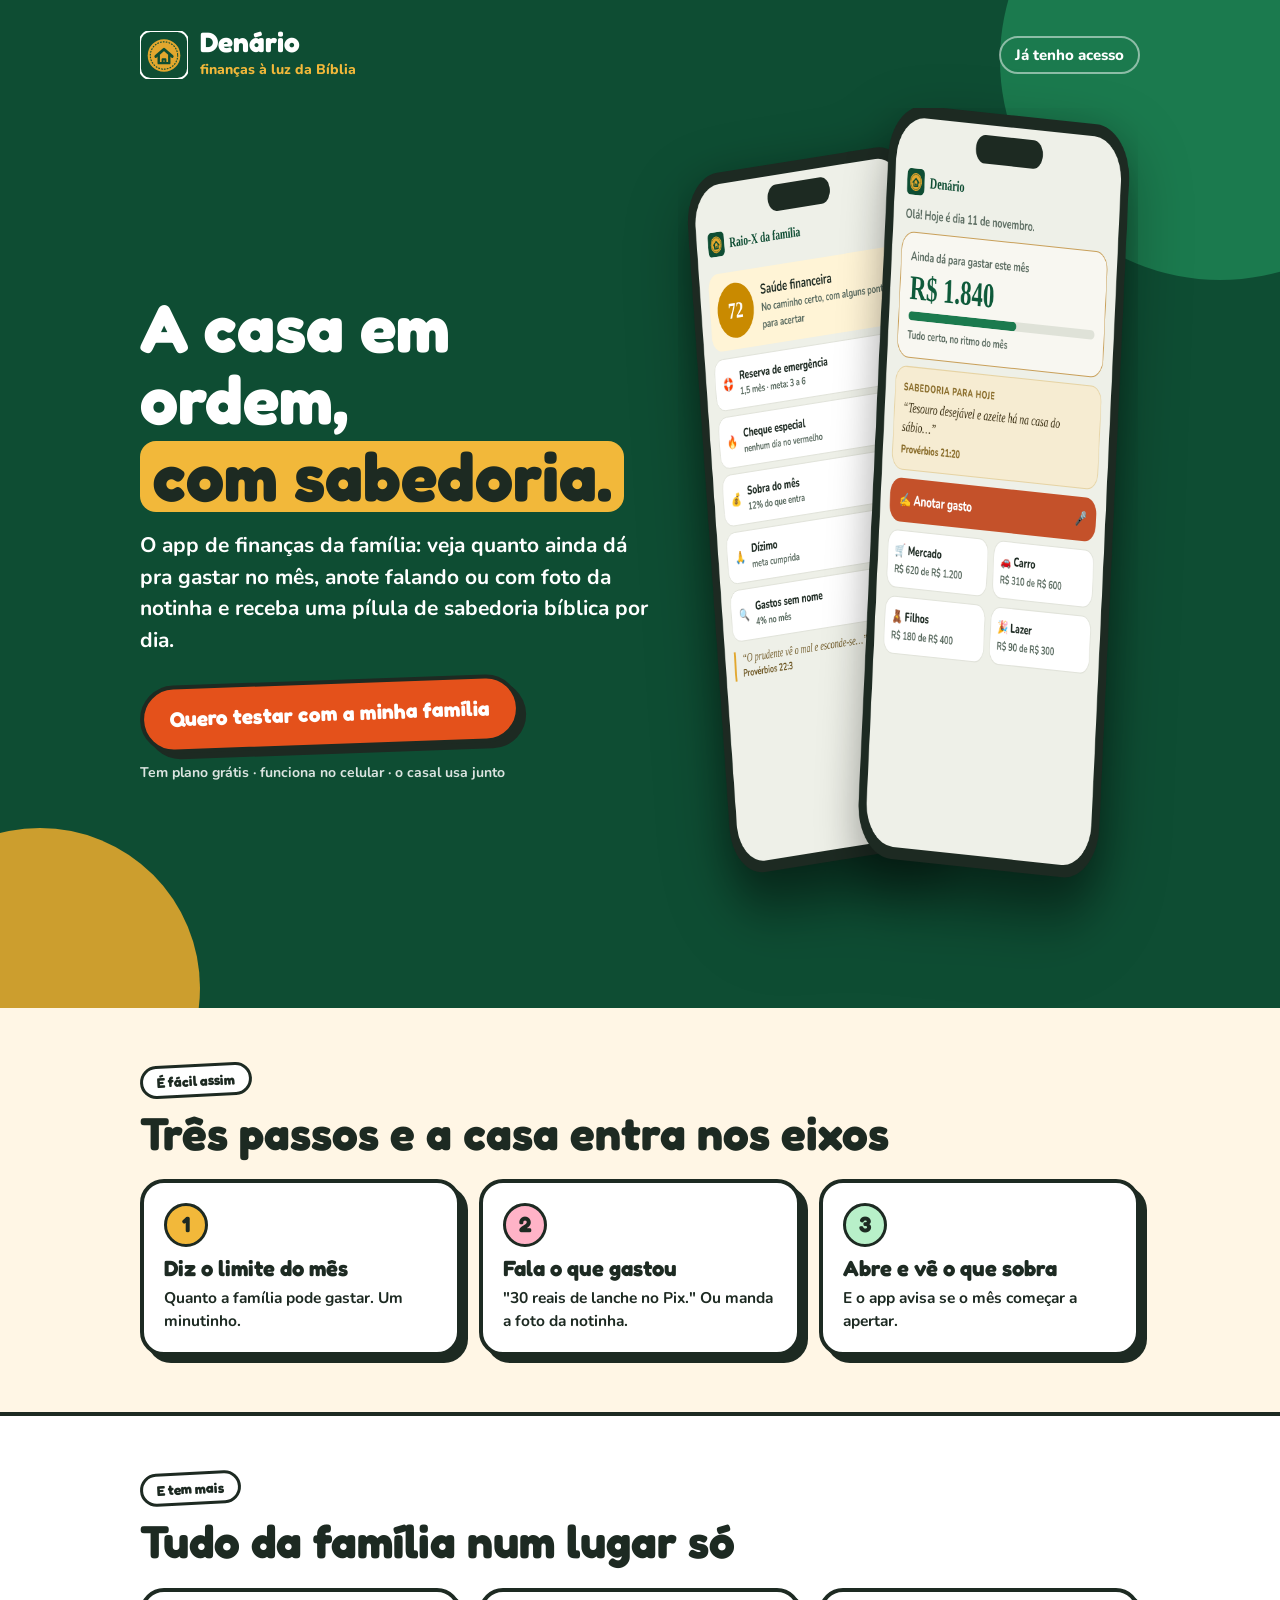
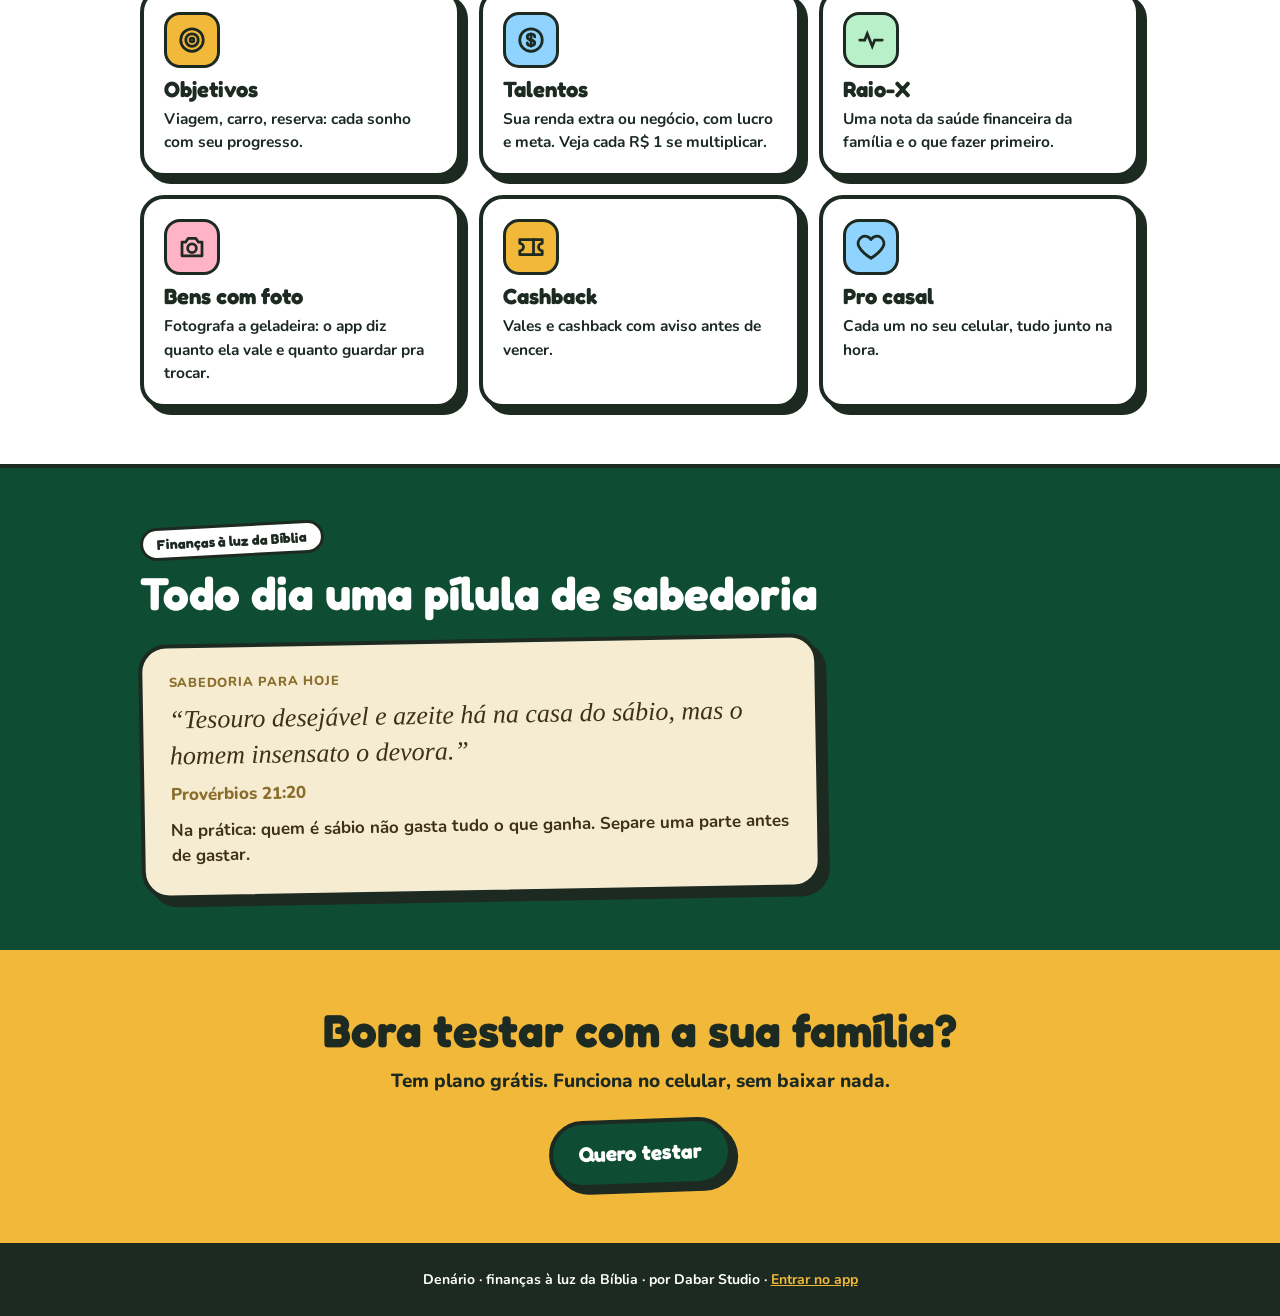
<file: conheca.html>
<!doctype html>
<html lang="pt-BR">
<head>
<meta charset="utf-8">
<meta name="viewport" content="width=device-width, initial-scale=1">
<title>Denário · finanças à luz da Bíblia</title>
<meta name="description" content="App de finanças da família: veja quanto ainda dá pra gastar, anote falando ou com foto da notinha e receba uma pílula de sabedoria por dia.">
<meta property="og:type" content="website">
<meta property="og:title" content="Denário · finanças à luz da Bíblia">
<meta property="og:description" content="A casa em ordem, com sabedoria. Teste grátis com a sua família.">
<meta property="og:image" content="https://dabarstudio.github.io/denario/img/og.png">
<meta property="og:image:width" content="1200"><meta property="og:image:height" content="630">
<meta property="og:url" content="https://dabarstudio.github.io/denario/conheca.html">
<meta name="twitter:card" content="summary_large_image">
<meta name="theme-color" content="#0e4d33">
<link rel="icon" href="icons/logo.svg">
<link rel="preconnect" href="https://fonts.googleapis.com"><link rel="preconnect" href="https://fonts.gstatic.com" crossorigin>
<link rel="stylesheet" href="https://fonts.googleapis.com/css2?family=Fredoka:wght@600;700&family=Nunito:wght@600;700;800&display=swap">
<style>
:root{--g:#0e4d33;--g2:#1b7a4e;--y:#f2b83a;--o:#e4511b;--b:#8fd3ff;--p:#ffb3c7;--m:#b8f0c9;--ink:#1d2a22;--cream:#fff6e5}
*{box-sizing:border-box}html{scroll-behavior:smooth}
body{margin:0;font-family:Nunito,system-ui,sans-serif;color:var(--ink);background:var(--cream);font-size:17px;line-height:1.5;overflow-x:hidden}
h1,h2,h3{font-family:Fredoka,Nunito,sans-serif;line-height:1.05;margin:0}
.w{max-width:1040px;margin:0 auto;padding:0 20px}
.hero{background:var(--g);color:#fff;position:relative;overflow:hidden;padding:28px 0 40px}
.hero:before{content:"";position:absolute;right:-160px;top:-160px;width:440px;height:440px;border-radius:50%;background:var(--g2)}
.hero:after{content:"";position:absolute;left:-120px;bottom:-140px;width:320px;height:320px;border-radius:50%;background:#e2a72e;opacity:.9}
.top{display:flex;align-items:center;gap:12px;position:relative;z-index:1}
.top b{font-family:Fredoka;font-size:28px;display:block;line-height:1}.top small{color:var(--y);font-weight:800;font-size:14px}
.top a{margin-left:auto;color:#fff;font-weight:800;font-size:15px;text-decoration:none;border:2px solid rgba(255,255,255,.5);border-radius:999px;padding:6px 14px}
.hg{display:grid;grid-template-columns:1.05fr .95fr;gap:24px;align-items:center;position:relative;z-index:1;margin-top:26px}
.hero h1{font-size:clamp(40px,7vw,68px)}.hl{background:var(--y);color:var(--ink);padding:0 12px;border-radius:16px;display:inline-block;margin-top:6px}
.hero p{font-size:clamp(17px,2.4vw,21px);font-weight:700;margin:18px 0 24px;max-width:520px}
.cta{display:inline-flex;align-items:center;gap:12px;background:var(--o);color:#fff;font-family:Fredoka;font-weight:700;font-size:21px;border:4px solid var(--ink);box-shadow:6px 6px 0 var(--ink);border-radius:999px;padding:14px 26px;text-decoration:none;transform:rotate(-2deg)}
.cta:active{transform:rotate(-2deg) translate(3px,3px);box-shadow:3px 3px 0 var(--ink)}
.note{font-size:14px;font-weight:700;opacity:.85;margin-top:14px}
.hero img{width:100%;max-width:460px;display:block;margin:0 auto;filter:drop-shadow(0 20px 30px rgba(0,0,0,.3))}
section{padding:56px 0}.tag{display:inline-block;background:#fff;border:3px solid var(--ink);border-radius:999px;padding:3px 14px;font-family:Fredoka;font-weight:700;font-size:14px;transform:rotate(-3deg);margin-bottom:12px}
h2{font-size:clamp(32px,5vw,46px);margin-bottom:22px}
.passos{display:grid;grid-template-columns:repeat(3,1fr);gap:18px}
.c{background:#fff;border:4px solid var(--ink);box-shadow:7px 7px 0 var(--ink);border-radius:24px;padding:20px}
.n{display:inline-flex;width:44px;height:44px;border-radius:50%;align-items:center;justify-content:center;font-family:Fredoka;font-weight:700;font-size:22px;border:3px solid var(--ink);margin-bottom:10px}
.c h3{font-size:22px;margin-bottom:6px}.c p{margin:0;font-weight:700;font-size:15.5px}
.rec{display:grid;grid-template-columns:repeat(3,1fr);gap:18px}
.ic{width:56px;height:56px;border-radius:16px;display:flex;align-items:center;justify-content:center;margin-bottom:10px;border:3px solid var(--ink)}
.pil{background:var(--g);color:#fff}
.pc{background:#f6ecd2;color:#3d3216;border:4px solid var(--ink);box-shadow:8px 8px 0 var(--ink);border-radius:28px;padding:26px;max-width:680px;transform:rotate(-1deg)}
.pc .t{font-size:13px;font-weight:800;letter-spacing:.06em;text-transform:uppercase;color:#8a6d2b}
.pc .v{font-family:Georgia,serif;font-style:italic;font-size:clamp(20px,3vw,26px);line-height:1.4;margin:8px 0}
.pc .r{font-weight:800;color:#8a6d2b}
.fin{background:var(--y);text-align:center}.fin h2{margin-bottom:12px}
footer{background:var(--ink);color:#fff;text-align:center;padding:26px 20px;font-size:14px;font-weight:700}footer a{color:var(--y)}
@media (max-width:760px){.hg,.passos,.rec{grid-template-columns:1fr}.hero{padding-bottom:20px}.hero img{max-width:340px;margin-top:10px}section{padding:44px 0}.top a{font-size:13px;padding:5px 10px}}
</style>
</head>
<body>
<header class="hero"><div class="w">
  <div class="top"><svg width="48" height="48" viewBox="0 0 100 100" aria-hidden="true"><rect width="100" height="100" rx="22" fill="#0e4d33" stroke="#fff" stroke-width="4"/><circle cx="50" cy="51" r="34" fill="#e2a72e"/><circle cx="50" cy="51" r="28.5" fill="none" stroke="#0e4d33" stroke-width="2.4" stroke-dasharray="1.6 4.4" stroke-linecap="round"/><g fill="none" stroke="#0e4d33" stroke-linecap="round" stroke-linejoin="round"><path d="M33 53 L50 38 L67 53" stroke-width="6"/><path d="M39 51 V67 H61 V51" stroke-width="5"/><path d="M47 67 V59 H53 V67" stroke-width="4"/></g></svg>
    <span><b>Denário</b><small>finanças à luz da Bíblia</small></span><a href="./">Já tenho acesso</a></div>
  <div class="hg"><div>
    <h1>A casa em ordem,<br><span class="hl">com sabedoria.</span></h1>
    <p>O app de finanças da família: veja quanto ainda dá pra gastar no mês, anote falando ou com foto da notinha e receba uma pílula de sabedoria bíblica por dia.</p>
    <a class="cta js-quero" href="#">Quero testar com a minha família</a>
    <div class="note">Tem plano grátis · funciona no celular · o casal usa junto</div>
  </div><img src="img/celulares.png" alt="O app Denário aberto em dois celulares: a tela inicial com quanto ainda dá para gastar e o Raio-X da família" width="700" height="860"></div>
</div></header>

<section><div class="w"><span class="tag">É fácil assim</span><h2>Três passos e a casa entra nos eixos</h2>
<div class="passos">
<div class="c"><span class="n" style="background:var(--y)">1</span><h3>Diz o limite do mês</h3><p>Quanto a família pode gastar. Um minutinho.</p></div>
<div class="c"><span class="n" style="background:var(--p)">2</span><h3>Fala o que gastou</h3><p>"30 reais de lanche no Pix." Ou manda a foto da notinha.</p></div>
<div class="c"><span class="n" style="background:var(--m)">3</span><h3>Abre e vê o que sobra</h3><p>E o app avisa se o mês começar a apertar.</p></div>
</div></div></section>

<section style="background:#fff;border-top:4px solid var(--ink);border-bottom:4px solid var(--ink)"><div class="w"><span class="tag">E tem mais</span><h2>Tudo da família num lugar só</h2>
<div class="rec">
<div class="c"><div class="ic" style="background:var(--y)"><svg width="30" height="30" viewBox="0 0 24 24" fill="none" stroke="#1d2a22" stroke-width="2.2" stroke-linecap="round"><circle cx="12" cy="12" r="9"/><circle cx="12" cy="12" r="5"/><circle cx="12" cy="12" r="1.5"/></svg></div><h3>Objetivos</h3><p>Viagem, carro, reserva: cada sonho com seu progresso.</p></div>
<div class="c"><div class="ic" style="background:var(--b)"><svg width="30" height="30" viewBox="0 0 24 24" fill="none" stroke="#1d2a22" stroke-width="2.2" stroke-linecap="round"><circle cx="12" cy="12" r="9"/><path d="M12 7v10"/><path d="M15 9.5c0-1.4-1.3-2.2-3-2.2s-3 .8-3 2.2 1.3 2 3 2.4 3 1 3 2.4-1.3 2.2-3 2.2-3-.8-3-2.2"/></svg></div><h3>Talentos</h3><p>Sua renda extra ou negócio, com lucro e meta. Veja cada R$ 1 se multiplicar.</p></div>
<div class="c"><div class="ic" style="background:var(--m)"><svg width="30" height="30" viewBox="0 0 24 24" fill="none" stroke="#1d2a22" stroke-width="2.2" stroke-linecap="round"><path d="M3 12h4l2-5 4 10 2-5h6"/></svg></div><h3>Raio-X</h3><p>Uma nota da saúde financeira da família e o que fazer primeiro.</p></div>
<div class="c"><div class="ic" style="background:var(--p)"><svg width="30" height="30" viewBox="0 0 24 24" fill="none" stroke="#1d2a22" stroke-width="2.2" stroke-linecap="round" stroke-linejoin="round"><path d="M4 8h3l2-3h6l2 3h3v11H4z"/><circle cx="12" cy="13" r="3.5"/></svg></div><h3>Bens com foto</h3><p>Fotografa a geladeira: o app diz quanto ela vale e quanto guardar pra trocar.</p></div>
<div class="c"><div class="ic" style="background:var(--y)"><svg width="30" height="30" viewBox="0 0 24 24" fill="none" stroke="#1d2a22" stroke-width="2.2" stroke-linecap="round" stroke-linejoin="round"><path d="M3 9V6h18v3a3 3 0 0 0 0 6v3H3v-3a3 3 0 0 0 0-6z"/><path d="M14 6v12"/></svg></div><h3>Cashback</h3><p>Vales e cashback com aviso antes de vencer.</p></div>
<div class="c"><div class="ic" style="background:var(--b)"><svg width="30" height="30" viewBox="0 0 24 24" fill="none" stroke="#1d2a22" stroke-width="2.2" stroke-linecap="round" stroke-linejoin="round"><path d="M12 21s-7-4.5-9.5-9A5.5 5.5 0 0 1 12 6a5.5 5.5 0 0 1 9.5 6c-2.5 4.5-9.5 9-9.5 9z"/></svg></div><h3>Pro casal</h3><p>Cada um no seu celular, tudo junto na hora.</p></div>
</div></div></section>

<section class="pil"><div class="w"><span class="tag" style="color:var(--ink)">Finanças à luz da Bíblia</span><h2>Todo dia uma pílula de sabedoria</h2>
<div class="pc"><div class="t">Sabedoria para hoje</div><div class="v">“Tesouro desejável e azeite há na casa do sábio, mas o homem insensato o devora.”</div><div class="r">Provérbios 21:20</div><p style="margin:10px 0 0;font-weight:700"><b>Na prática:</b> quem é sábio não gasta tudo o que ganha. Separe uma parte antes de gastar.</p></div>
</div></section>

<section class="fin"><div class="w"><h2>Bora testar com a sua família?</h2><p style="font-weight:800;font-size:19px;margin:0 0 24px">Tem plano grátis. Funciona no celular, sem baixar nada.</p><a class="cta js-quero" href="#" style="background:var(--g)">Quero testar</a></div></section>
<footer>Denário · finanças à luz da Bíblia · por Dabar Studio · <a href="./">Entrar no app</a></footer>
<script>
// número de WhatsApp de quem atende os convites (só dígitos, com 55 e DDD). Vazio = leva para o app.
const WHATS = '';
const msg = encodeURIComponent('Olá! Vi o Denário e EU QUERO testar com a minha família.');
document.querySelectorAll('.js-quero').forEach((a) => { a.href = WHATS ? 'https://wa.me/' + WHATS + '?text=' + msg : './'; if (WHATS) { a.target = '_blank'; a.rel = 'noopener'; } });
</script>
</body>
</html>
</file>
<file: app.css>
/* Denário — tokens do app (claro e escuro). Layout: barra superior fixa + conteúdo em coluna larga. */
:root {
  --sv-green: #0e5a3a;
  --sv-orange: #c4512a;
  --color-bg: #e9ede4;
  --color-panel: #f5f6f0;
  --color-fg: #2b2f29;
  --color-fg-muted: #656b61;
  --color-border-line: #d6dbcf;
  --color-ok: #087a3e;
  --color-warn: #a86400;
  --color-bad: #c2361b;
  --cds-chart-grid: #e0e4da;
  --cds-chart-axis: #b9bdb3;
  --cds-chart-reference: #7d8277;
  --cds-chart-muted: #c9cdc3;
  --cds-chart-status-critical: #c2361b;
  --cds-surface-popover: #f5f6f0;
  --cds-border: #d9dcd3;
  --cds-text-secondary: #61665e;
  --cds-shadow-popover: 0 6px 20px rgba(20, 30, 20, .14);
  --cds-radius: 10px;
  --cds-gap-xs: 4px; --cds-gap-sm: 8px; --cds-gap-md: 14px; --cds-gap-lg: 22px; --cds-gap-xl: 32px;
  --cds-pad-xs: 4px; --cds-pad-sm: 8px; --cds-pad-md: 12px; --cds-pad-lg: 18px; --cds-pad-xl: 28px;
  --cds-font-size-caption: 12.5px; --cds-font-size-body: 14.5px; --cds-font-size-heading: 16px; --cds-font-size-title: 28px;
  --cds-font-weight-medium: 600;
  --cds-dur-slow: .35s; --cds-ease-out: cubic-bezier(.2, .7, .2, 1);
  --font-anthropic-sans: "Inter", system-ui, -apple-system, "Segoe UI", Roboto, sans-serif;
  --font-anthropic-serif: "Fraunces", Georgia, "Times New Roman", serif;
  color-scheme: light;
}
@media (prefers-color-scheme: dark) and (min-width: 99999px) { /* tema escuro desligado: o app usa sempre o fundo claro */
  :root {
    --color-bg: #121411; --color-panel: #1b1e1a; --color-fg: #eef0ea; --color-fg-muted: #a3a99e; --color-border-line: #2c312a;
    --color-ok: #4cc283; --color-warn: #e0a339; --color-bad: #f0765a;
    --cds-chart-grid: #262a24; --cds-chart-axis: #4a5046; --cds-chart-reference: #8d9488; --cds-chart-muted: #3e443b; --cds-chart-status-critical: #f0765a;
    --cds-surface-popover: #22261f; --cds-border: #353b32; --cds-text-secondary: #a3a99e; --cds-shadow-popover: 0 6px 20px rgba(0, 0, 0, .5);
    color-scheme: dark;
  }
}
* { box-sizing: border-box; }
html, body { margin: 0; }
body { background: var(--color-bg); color: var(--color-fg); font-family: var(--font-anthropic-sans); font-size: var(--cds-font-size-body); -webkit-font-smoothing: antialiased; }
:root { padding-top: env(safe-area-inset-top, 0px); padding-bottom: env(safe-area-inset-bottom, 0px); }

.sv-top { position: sticky; top: env(safe-area-inset-top, 0px); z-index: 20; background: var(--color-panel); border-bottom: 1px solid var(--color-border-line);
  padding-block: 10px; padding-left: max(16px, env(safe-area-inset-left, 0px)); padding-right: max(16px, env(safe-area-inset-right, 0px)); display: flex; align-items: center; gap: 12px; }
body::before { content: ""; pointer-events: none; position: fixed; inset: 0 0 auto; height: env(safe-area-inset-top, 0px); z-index: 30; background: var(--color-panel); }
.sv-brand { display: flex; align-items: center; gap: 10px; font-weight: 700; letter-spacing: -.01em; }
.sv-mark { white-space: nowrap; letter-spacing: -.02em; width: 30px; height: 30px; border-radius: 8px; background: var(--sv-green); display: flex; align-items: center; justify-content: center; color: #fff; font-family: var(--font-anthropic-serif); font-size: 15px; font-weight: 600; }
.sv-mark span { color: #ffd2bf; }
.sv-top .sp { flex: 1; }
.sv-brand { white-space: nowrap; }
@media (max-width: 420px) { .sv-top .who div:last-child { display: none; } }
.sv-top .who { font-size: var(--cds-font-size-caption); color: var(--color-fg-muted); text-align: right; line-height: 1.3; }
.sv-btn { font: inherit; font-size: var(--cds-font-size-caption); border: 1px solid var(--color-border-line); background: transparent; color: var(--color-fg); border-radius: 999px; padding: 6px 12px; cursor: pointer; }
.sv-btn.primary { background: var(--sv-green); color: #fff; border-color: var(--sv-green); font-size: var(--cds-font-size-body); padding: 10px 16px; border-radius: 10px; width: 100%; }
.sv-btn:focus-visible, .sv-in:focus-visible { outline: 2px solid var(--sv-orange); outline-offset: 2px; }
#dash-root { --dash-gutter: max(16px, env(safe-area-inset-left, 0px)); padding-block: 20px 40px; padding-left: max(16px, env(safe-area-inset-left, 0px)); padding-right: max(16px, env(safe-area-inset-right, 0px)); max-width: 1280px; margin-inline: auto; }

/* login */
.sv-login { min-height: 100vh; display: grid; place-items: center; padding: 24px max(16px, env(safe-area-inset-left, 0px)); }
.sv-card { width: min(420px, 100%); background: var(--color-panel); border: 1px solid var(--color-border-line); border-radius: 16px; padding: 28px; display: grid; gap: 16px; }
.sv-card h1 { margin: 0; font-family: var(--font-anthropic-serif); font-weight: 500; font-size: 30px; letter-spacing: -.01em; }
.sv-card p { margin: 0; color: var(--color-fg-muted); }
.sv-field { display: grid; gap: 6px; }
.sv-field label { font-size: var(--cds-font-size-caption); color: var(--color-fg-muted); }
.sv-in { font: inherit; font-size: 16px; -webkit-user-select: text; user-select: text; touch-action: manipulation; position: relative; z-index: 1; padding: 10px 12px; border-radius: 10px; border: 1px solid var(--color-border-line); background: var(--color-bg); color: var(--color-fg); }
.sv-err { color: var(--color-bad); font-size: var(--cds-font-size-caption); min-height: 1em; }
.sv-pulse { height: 34px; }
.sv-pulse path { fill: none; stroke: var(--sv-green); stroke-width: 2.4; stroke-linecap: round; stroke-linejoin: round; }
.sv-foot { font-size: 11.5px; color: var(--color-fg-muted); text-align: center; }

/* estados de carregamento usados pelas páginas */
.dash-skeleton { color: transparent !important; background: linear-gradient(90deg, var(--color-border-line), transparent, var(--color-border-line)); background-size: 200% 100%; border-radius: 6px; animation: sv-sk 1.2s linear infinite; }
@keyframes sv-sk { to { background-position: -200% 0; } }
@media (prefers-reduced-motion: reduce) { .dash-skeleton { animation: none; } }
[hidden] { display: none !important; }

/* iPhone (app instalado): campos sempre tocáveis e sem zoom ao focar */
.sv-login, .sv-card { position: relative; z-index: 1; }
input, textarea { -webkit-user-select: text; user-select: text; }
/* login cabe em qualquer celular (inclusive iPhone SE, 320px) */
.sv-login { grid-template-columns: minmax(0, 1fr); }
.sv-card { min-width: 0; max-width: 100%; justify-self: center; }
.sv-card .sv-in, .sv-card .sv-btn { width: 100%; min-width: 0; }
@media (max-width: 360px) { .sv-card { padding: 20px; } .sv-card h1 { font-size: 26px; } }
.sv-brand { font-family: Fraunces, Georgia, serif; letter-spacing: .2px; }
</file>
<file: mobile.css>
/* Denário — camada mobile: navegação por abas no rodapé, cabeçalho enxuto e listas no lugar de tabelas. */
.ob-nav, .ob-sheet, .ob-scrim, .ob-pagetitle { display: none; }
@media (max-width: 760px) {
  body { padding-bottom: calc(72px + env(safe-area-inset-bottom, 0px)); }
  #sv-sair { display: none; }
  .sv-top { padding-block: 8px; }
  .sv-top .who div:last-child { display: block; font-size: 11px; }

  /* abas de cima somem: a navegação vai para o rodapé */
  .fv-tabs { display: none !important; }
  .fv-bar { position: sticky; top: calc(env(safe-area-inset-top, 0px) + 47px); z-index: 15; background: var(--color-bg); padding-block: 8px; margin-block: -8px; flex-wrap: nowrap; }
  .fv-bar .fv-sel, .fv-bar select { font-size: 15px; min-height: 40px; max-width: 62vw; }
  .ob-pagetitle { display: block; font-family: var(--font-anthropic-serif); font-size: 20px; overflow: hidden; text-overflow: ellipsis; min-width: 0; flex: 1; font-weight: 500; margin: 0; white-space: nowrap; }
  /* título grande e frase-resumo só na tela inicial */
  body:not([data-tab="visao"]) .fv-head { display: none; }
  .fv-title { font-size: 24px; }
  .fv-take { font-size: 15px; }

  /* toques mais confortáveis */
  .fv-sel, .fv-input, .fv-chip, .fv-toggle, select, input[type="search"] { min-height: 44px; font-size: 16px !important; }
  .fv-card { border-radius: 16px; }

  /* rodapé de navegação */
  .ob-nav { display: grid; grid-template-columns: repeat(5, 1fr); position: fixed; left: 0; right: 0; bottom: 0; z-index: 40;
    background: color-mix(in srgb, var(--color-panel) 94%, transparent); -webkit-backdrop-filter: blur(12px); backdrop-filter: blur(12px);
    border-top: 1px solid var(--color-border-line); padding: 6px 4px calc(6px + env(safe-area-inset-bottom, 0px)); }
  .ob-nav button { font: inherit; background: none; border: 0; color: var(--color-fg-muted); display: grid; justify-items: center; gap: 3px;
    font-size: 11.5px; font-weight: 600; padding: 6px 2px; border-radius: 12px; -webkit-tap-highlight-color: transparent; }
  .ob-nav svg { width: 24px; height: 24px; fill: none; stroke: currentColor; stroke-width: 2; stroke-linecap: round; stroke-linejoin: round; }
  .ob-nav button[aria-current="page"] { color: var(--sv-green); }
  .ob-nav button[aria-current="page"] svg { stroke-width: 2.4; }
  .ob-nav button:active { background: color-mix(in srgb, var(--sv-green) 10%, transparent); }

  /* "Mais": folha que sobe do rodapé */
  .ob-scrim { display: block; position: fixed; inset: 0; background: rgba(0,0,0,.35); z-index: 45; opacity: 0; pointer-events: none; transition: opacity .2s; }
  .ob-sheet { display: block; position: fixed; left: 0; right: 0; bottom: 0; z-index: 50; background: var(--color-panel); border-radius: 20px 20px 0 0;
    padding: 10px 16px calc(16px + env(safe-area-inset-bottom, 0px)); transform: translateY(105%); transition: transform .25s var(--cds-ease-out); box-shadow: 0 -8px 30px rgba(0,0,0,.15); }
  .ob-open .ob-scrim { opacity: 1; pointer-events: auto; }
  .ob-open .ob-sheet { transform: none; }
  .ob-grab { width: 40px; height: 5px; border-radius: 3px; background: var(--color-border-line); margin: 0 auto 12px; }
  .ob-sheet h3 { margin: 0 0 8px; font-size: 13px; color: var(--color-fg-muted); font-weight: 600; text-transform: uppercase; letter-spacing: .04em; }
  .ob-sheet button { font: inherit; width: 100%; display: flex; align-items: center; gap: 14px; background: none; border: 0; color: var(--color-fg);
    padding: 14px 6px; font-size: 16px; text-align: left; border-bottom: 1px solid var(--color-border-line); }
  .ob-sheet button:last-child { border-bottom: 0; }
  .ob-sheet button small { display: block; color: var(--color-fg-muted); font-size: 12.5px; }
  .ob-sheet svg { width: 22px; height: 22px; flex: none; fill: none; stroke: var(--sv-green); stroke-width: 2; stroke-linecap: round; stroke-linejoin: round; }
  .ob-sheet .ob-sair { color: var(--color-bad); }
  .ob-sheet .ob-sair svg { stroke: var(--color-bad); }

  /* lançamentos: lista em cartões, sem rolagem lateral */
  #tb-lanc thead { display: none; }
  #tb-lanc, #tb-lanc tbody { display: block; }
  #tb-lanc tr { display: grid; grid-template-columns: 1fr auto; gap: 2px 12px; padding: 12px 4px; border-bottom: 1px solid var(--color-border-line); }
  #tb-lanc td { border: 0; padding: 0; white-space: normal; min-width: 0 !important; }
  #tb-lanc td:nth-child(2) { grid-column: 1; grid-row: 1; font-size: 14.5px; color: var(--color-fg); }
  #tb-lanc td:nth-child(6) { grid-column: 2; grid-row: 1; font-size: 15px; font-weight: 600; text-align: right; }
  #tb-lanc td:nth-child(1) { grid-column: 1; grid-row: 2; color: var(--color-fg-muted); font-size: 12.5px; }
  #tb-lanc td:nth-child(3) { grid-column: 2; grid-row: 2; color: var(--color-fg-muted); font-size: 12.5px; text-align: right; }
  #tb-lanc td:nth-child(7) { grid-column: 1 / -1; grid-row: 3; margin-top: 6px; }
  #tb-lanc td:nth-child(7) select { width: 100%; min-height: 40px; font-size: 14px !important; }
  #card-lanc .fv-scroll { max-height: none; overflow: visible; }
}
@media (prefers-reduced-motion: reduce) { .ob-sheet, .ob-scrim { transition: none; } }
@media (max-width: 760px) {
  html, body { overflow-x: hidden; }
  body[data-tab="visao"] .ob-pagetitle { display: none; }
  body[data-tab="visao"] .fv-bar { justify-content: flex-end; }
  #card-lanc .fv-filters { display: grid; grid-template-columns: 1fr; gap: 8px; }
  #card-lanc .fv-filters > * { width: 100%; min-width: 0; }
  #tb-lanc { width: 100% !important; min-width: 0 !important; table-layout: auto; }
  #tb-lanc td:nth-child(2) { overflow-wrap: anywhere; }
  /* "Mover para…" só aparece ao tocar no lançamento */
  #tb-lanc td:nth-child(7) { display: none; }
  #tb-lanc tr.ob-sel td:nth-child(7), #tb-lanc tr.moved td:nth-child(7) { display: block; }
  #tb-lanc tr.ob-sel { background: color-mix(in srgb, var(--sv-green) 6%, transparent); border-radius: 10px; }
  .ob-dica { font-size: 12.5px; color: var(--color-fg-muted); margin: 0 0 4px; }
}
/* nada pode ficar mais largo que a tela (no iPhone isso "trava" o zoom da página) */
.fv-card, .fv-page, .fv { min-width: 0; max-width: 100%; }
.fv-card { overflow-x: auto; }
@media (max-width: 760px) {
  #tb-alav td, #tb-alav th, #tb-comp td, #tb-comp th { white-space: normal; }
  #tb-alav, #tb-comp { width: 100%; table-layout: fixed; }
  #tb-alav td:last-child, #tb-alav th:last-child, #tb-comp td:nth-child(3), #tb-comp th:nth-child(3) { width: 30%; }
  .fv-chart svg { max-width: 100%; height: auto; }
}
@media (max-width: 760px) {
  /* Contas mês a mês: no celular mostra só o mês escolhido no "Período" (Conta | Valor | %) */
  #tb-pivot th:not(.fv-col1):not(.selc), #tb-pivot td:not(.fv-col1):not(.selc) { display: none; }
  #tb-pivot { width: 100%; }
  #tb-pivot .fv-col1 { position: static; white-space: normal; width: 62%; }
  #tb-pivot td, #tb-pivot th { padding: 10px 8px; font-size: 14px; }
  #tb-pivot td.p.selc { color: var(--color-fg-muted); font-size: 12.5px; }
  #tb-pivot .selc { background: transparent; }
  #contas .fv-scroll { overflow: visible; max-height: none; }
}
.ob-contas { display: none; }
@media (max-width: 760px) {
  .ob-pivot-wrap, #contas .ob-dica:not(.ob-contas .ob-dica) { display: none !important; }
  #contas .fv-card > .fv-note { display: none; }
  .ob-contas { display: block; }
  .ob-chips { display: flex; gap: 8px; overflow-x: auto; padding: 2px 2px 10px; margin: 0 -4px; scrollbar-width: none; -webkit-overflow-scrolling: touch; }
  .ob-chips::-webkit-scrollbar { display: none; }
  .ob-chip { flex: none; font: inherit; font-size: 15px; font-weight: 600; padding: 9px 16px; border-radius: 999px; border: 1px solid var(--color-border-line); background: transparent; color: var(--color-fg-muted); }
  .ob-chip.on { background: var(--sv-green); border-color: var(--sv-green); color: #fff; }
  .ob-sum { display: grid; grid-template-columns: repeat(3, 1fr); gap: 8px; margin: 4px 0 10px; }
  .ob-sum div { background: color-mix(in srgb, var(--color-fg) 5%, transparent); border-radius: 12px; padding: 10px; display: grid; gap: 2px; min-width: 0; }
  .ob-sum span { font-size: 12px; color: var(--color-fg-muted); }
  .ob-sum b { font-size: 16px; white-space: nowrap; overflow: hidden; text-overflow: ellipsis; }
  .ob-sum b.in { color: var(--color-ok); } .ob-sum b.neg { color: var(--color-bad); }
  .ob-gh { margin: 18px 0 6px; font-size: 13px; text-transform: uppercase; letter-spacing: .04em; color: var(--color-fg-muted); }
  .ob-cats, .ob-sub { list-style: none; margin: 0; padding: 0; }
  .ob-cat { border-bottom: 1px solid var(--color-border-line); }
  .ob-row { font: inherit; width: 100%; background: none; border: 0; color: var(--color-fg); text-align: left; padding: 12px 2px;
    display: grid; grid-template-columns: 1fr auto 18px; grid-template-areas: "nm vl ch" "bar pc ch"; gap: 6px 10px; align-items: center; -webkit-tap-highlight-color: transparent; }
  .ob-row:active { background: color-mix(in srgb, var(--color-fg) 5%, transparent); }
  .ob-nm { grid-area: nm; font-size: 15px; font-weight: 600; min-width: 0; }
  .ob-vl { grid-area: vl; font-size: 15px; font-weight: 600; text-align: right; }
  .ob-bar { grid-area: bar; height: 6px; border-radius: 3px; background: color-mix(in srgb, var(--color-fg) 8%, transparent); overflow: hidden; }
  .ob-bar i { display: block; height: 100%; border-radius: 3px; }
  .ob-pc { grid-area: pc; font-size: 12.5px; color: var(--color-fg-muted); text-align: right; }
  .ob-chev { grid-area: ch; color: var(--color-fg-muted); font-size: 14px; text-align: center; }
  .ob-cat.ident .ob-nm, .ob-cat.ident .ob-vl { color: var(--color-warn); }
  .ob-sub { padding: 0 0 8px 12px; }
  .ob-subrow { font: inherit; width: 100%; background: none; border: 0; color: var(--color-fg); display: grid; grid-template-columns: 1fr auto 18px; gap: 10px; padding: 9px 2px; font-size: 14px; text-align: left; border-top: 1px dashed var(--color-border-line); }
  .ob-subrow span:nth-child(2) { color: var(--color-fg-muted); }
}
@media (max-width: 760px) {
  #contas .fv-card { display: block; overflow: hidden; }
  #contas .fv-card h3 { white-space: normal; }
  .ob-contas { width: 100%; max-width: 100%; min-width: 0; overflow: hidden; }
  .ob-chips { max-width: 100%; }
  .ob-row, .ob-subrow { grid-template-columns: minmax(0, 1fr) auto 18px; }
  .ob-sum { grid-template-columns: repeat(3, minmax(0, 1fr)); }
}
/* rodapé de navegação só depois do login */
body.ob-logout .ob-nav, body.ob-logout .ob-sheet, body.ob-logout .ob-scrim { display: none !important; }
/* tabelas no celular: quebram linha em vez de alargar a tela */
@media (max-width: 760px) {
  .fv-tbl:not(#tb-lanc):not(#tb-pivot) { width: 100% !important; min-width: 0 !important; table-layout: auto; }
  .fv-tbl:not(#tb-lanc):not(#tb-pivot) th, .fv-tbl:not(#tb-lanc):not(#tb-pivot) td { white-space: normal !important; overflow-wrap: anywhere; padding: 7px 5px; font-size: 13px; min-width: 0 !important; }
  .fv-tbl .wrap { min-width: 0 !important; }
  .fv-card h3 { overflow-wrap: anywhere; }
}
@media (max-width: 760px) {
  /* números nunca quebram no meio; quem quebra é o texto da 1ª coluna */
  .fv-tbl:not(#tb-lanc):not(#tb-pivot) td:not(:first-child), .fv-tbl:not(#tb-lanc):not(#tb-pivot) th:not(:first-child) { white-space: nowrap !important; overflow-wrap: normal; }
}
@media (max-width: 760px) {
  /* lista de compras: no celular fica ✓ | Item | Qtd | Subtotal */
  .fv-tbl:has(input[type=checkbox]) th:nth-child(4), .fv-tbl:has(input[type=checkbox]) td:nth-child(4),
  .fv-tbl:has(input[type=checkbox]) th:nth-child(6), .fv-tbl:has(input[type=checkbox]) td:nth-child(6) { display: none; }
  .fv-tbl:not(#tb-lanc):not(#tb-pivot):has(input[type=checkbox]) td:nth-child(2), .fv-tbl:not(#tb-lanc):not(#tb-pivot):has(input[type=checkbox]) th:nth-child(2) { white-space: normal !important; overflow-wrap: anywhere; }
  .fv-tbl:has(input[type=checkbox]) input[type=number] { width: 52px; font-size: 16px; }
}
@media (max-width: 760px) {
  .fv-tbl:not(#tb-lanc):not(#tb-pivot)#tb-comp td:nth-child(2), .fv-tbl:not(#tb-lanc):not(#tb-pivot)#tb-comp th:nth-child(2), .fv-tbl:not(#tb-lanc):not(#tb-pivot)#tb-comp td:nth-child(4), .fv-tbl:not(#tb-lanc):not(#tb-pivot)#tb-comp th:nth-child(4) { white-space: normal !important; overflow-wrap: anywhere; }
}
@media (max-width: 360px) {
  .fv-tbl:not(#tb-lanc):not(#tb-pivot) th, .fv-tbl:not(#tb-lanc):not(#tb-pivot) td { padding: 6px 3px; font-size: 12px; }
  .fv-tbl:has(input[type=checkbox]) input[type=number] { width: 42px; }
  .fv-tbl .fv-tag { display: none; }
}
@media (max-width: 760px) { body:not(.cs-on) { padding-bottom: calc(140px + env(safe-area-inset-bottom, 0px)); } }
@media (max-width: 760px) {
  /* tabelas com 4+ colunas: cada linha vira um cartão */
  table.fv-tbl.ob-stack, table.ob-stack tbody, table.ob-stack tr { display: block; width: 100% !important; }
  table.ob-stack thead, table.ob-stack colgroup { display: none; }
  table.ob-stack tr { border: 1px solid var(--color-border-line); border-radius: 12px; padding: 8px 12px; margin: 0 0 10px; background: var(--color-panel); }
  table.ob-stack tr.sec, table.ob-stack tr.res { background: color-mix(in srgb, var(--color-fg) 5%, var(--color-panel)); }
  table.fv-tbl.ob-stack td { display: flex !important; justify-content: space-between; align-items: baseline; gap: 12px; border: 0; padding: 3px 0 !important; text-align: right; white-space: normal !important; overflow-wrap: anywhere; font-size: 14px; min-width: 0 !important; }
  table.ob-stack td::before { content: attr(data-label); flex: none; max-width: 55%; text-align: left; color: var(--color-fg-muted); font-weight: 500; white-space: normal; }
  table.fv-tbl.ob-stack td:first-child { display: block !important; text-align: left; font-weight: 600; font-size: 15px; padding: 2px 0 6px !important; }
  table.ob-stack td:first-child::before, table.ob-stack td.ob-full::before { display: none; }
  table.fv-tbl.ob-stack td.ob-full { display: block !important; text-align: left; }
  table.fv-tbl.ob-stack td.ob-vazio, table.fv-tbl.ob-stack td.fv-hide-sm { display: none !important; }
  table.ob-stack tr.filha td:first-child { padding-left: 0 !important; }
}
@media (max-width: 760px) {
  /* extrato: a conta (2ª coluna) não pode empurrar a descrição */
  #tb-lanc tr { grid-template-columns: minmax(0, 1fr) auto; }
  #tb-lanc td:nth-child(3) { max-width: 42vw; white-space: normal !important; overflow-wrap: anywhere; }
  /* lista de compras: cada item vira uma linha de 2 andares — ✓ | item ……… subtotal / qtd */
  .fv-tbl:has(input[type=checkbox]) { display: block; width: 100% !important; }
  .fv-tbl:has(input[type=checkbox]) thead { display: none; }
  .fv-tbl:has(input[type=checkbox]) tbody { display: block; }
  .fv-tbl:has(input[type=checkbox]) tbody tr { display: grid; grid-template-columns: 34px minmax(0, 1fr) auto; grid-template-areas: "ck it st" "ck qt qt"; gap: 4px 10px; align-items: center; padding: 10px 2px; border-bottom: 1px solid var(--color-border-line); }
  .fv-tbl:has(input[type=checkbox]) tbody tr td { border: 0; padding: 0 !important; font-size: 14.5px !important; }
  .fv-tbl:has(input[type=checkbox]) td:nth-child(1) { grid-area: ck; }
  .fv-tbl:has(input[type=checkbox]) td:nth-child(1) input { width: 24px; height: 24px; }
  .fv-tbl:has(input[type=checkbox]) td:nth-child(2) { grid-area: it; text-align: left; white-space: normal !important; }
  .fv-tbl:has(input[type=checkbox]) td:nth-child(3) { grid-area: qt; text-align: left; color: var(--color-fg-muted); }
  .fv-tbl:has(input[type=checkbox]) td:nth-child(5) { grid-area: st; font-weight: 600; }
  .fv-tbl:has(input[type=checkbox]) tbody tr.res { grid-template-columns: minmax(0, 1fr) auto; grid-template-areas: none; }
  .fv-tbl:has(input[type=checkbox]) tr.res td { grid-area: auto !important; white-space: normal !important; }
}
.fv-maisb { font: inherit; width: 100%; min-height: 44px; margin: 8px 0; border-radius: 12px; border: 1.5px dashed var(--sv-green); background: transparent; color: var(--sv-green); font-weight: 700; font-size: 15px; } #tb-lanc tr.fv-mais { display: block !important; } #tb-lanc tr.fv-mais td { display: block !important; grid-column: 1 / -1; }
button, a, select, input, label, [role="button"] { touch-action: manipulation; -webkit-tap-highlight-color: transparent; }
</file>
<file: casa.css>
/* Denário — tela "Casa" (Início simples) */
.cs { display: none; }
body.cs-on .cs { display: grid; gap: 14px; }
body.cs-on .fv-head, body.cs-on .fv-bar, body.cs-on .fv-page { display: none !important; }
.cs-hello { margin: 4px 2px 0; font-size: 17px; color: var(--color-fg-muted); }
.cs-card { background: var(--color-panel); border: 1px solid var(--color-border-line); border-radius: 20px; padding: 20px; }
.cs-hero { display: grid; gap: 8px; border-width: 2px; }
.cs-hero.ok { border-color: color-mix(in srgb, var(--color-ok) 45%, transparent); }
.cs-hero.warn { border-color: color-mix(in srgb, var(--color-warn) 55%, transparent); }
.cs-hero.bad { border-color: color-mix(in srgb, var(--color-bad) 55%, transparent); }
.cs-lbl { font-size: 16px; color: var(--color-fg-muted); font-weight: 600; }
.cs-big { font-family: var(--font-anthropic-serif); font-size: 46px; line-height: 1.05; font-weight: 600; letter-spacing: -.02em; }
.cs-hero.ok .cs-big { color: var(--color-ok); } .cs-hero.warn .cs-big { color: var(--color-warn); } .cs-hero.bad .cs-big { color: var(--color-bad); }
.cs-sub { font-size: 14px; color: var(--color-fg-muted); }
.cs-msg { margin: 6px 0 0; font-size: 16px; line-height: 1.4; display: flex; gap: 8px; align-items: flex-start; }
.cs-bar { position: relative; display: block; height: 10px; border-radius: 6px; background: color-mix(in srgb, var(--color-fg) 9%, transparent); }
.cs-bar.big { height: 14px; border-radius: 8px; margin: 4px 0; }
.cs-bar i { display: block; height: 100%; border-radius: inherit; background: var(--color-ok); }
.cs-bar u { position: absolute; top: -4px; bottom: -4px; width: 2px; margin-left: -1px; background: var(--color-fg); border-radius: 1px; opacity: .55; }
.warn .cs-bar i { background: var(--color-warn); } .bad .cs-bar i { background: var(--color-bad); }
.cs-h { margin: 10px 2px 0; font-family: var(--font-anthropic-serif); font-size: 24px; font-weight: 500; }
.cs-hint { margin: -6px 2px 0; font-size: 14px; color: var(--color-fg-muted); }
.cs-grid { display: grid; grid-template-columns: repeat(2, minmax(0, 1fr)); gap: 12px; }
@media (min-width: 760px) { .cs-grid { grid-template-columns: repeat(4, minmax(0, 1fr)); } .cs { max-width: 980px; } }
.cs-env { font: inherit; text-align: left; color: var(--color-fg); background: var(--color-panel); border: 1px solid var(--color-border-line); border-radius: 18px;
  padding: 14px; display: grid; gap: 6px; min-height: 150px; align-content: start; -webkit-tap-highlight-color: transparent; transition: transform .08s; }
.cs-env:active { transform: scale(.97); }
.cs-env.warn { border-color: color-mix(in srgb, var(--color-warn) 55%, transparent); background: color-mix(in srgb, var(--color-warn) 6%, var(--color-panel)); }
.cs-env.bad { border-color: color-mix(in srgb, var(--color-bad) 55%, transparent); background: color-mix(in srgb, var(--color-bad) 6%, var(--color-panel)); }
.cs-em { font-size: 30px; line-height: 1; }
.cs-et { font-size: 16px; font-weight: 700; }
.cs-ef { font-size: 15px; }
.cs-env.ok .cs-ef b { color: var(--color-ok); } .cs-env.warn .cs-ef b { color: var(--color-warn); } .cs-env.bad .cs-ef b { color: var(--color-bad); }
.cs-de { font-size: 12.5px; color: var(--color-fg-muted); }
.cs-legend { display: flex; flex-wrap: wrap; gap: 14px; font-size: 13px; color: var(--color-fg-muted); padding: 2px 4px 8px; }
.cs-legend span { display: inline-flex; align-items: center; gap: 6px; }
.cs-legend i { width: 12px; height: 12px; border-radius: 4px; display: inline-block; }
.cs-legend i.ok { background: var(--color-ok); } .cs-legend i.warn { background: var(--color-warn); } .cs-legend i.bad { background: var(--color-bad); }
.cs-legend u { width: 2px; height: 14px; background: var(--color-fg); opacity: .55; display: inline-block; }
.cs-lim { font: inherit; padding: 15px; border-radius: 16px; border: 1px solid var(--color-border-line); background: var(--color-panel); color: var(--color-fg); font-size: 16px; font-weight: 600; }
.cs-lsheet { position: fixed; inset: 0; z-index: 60; pointer-events: none; }
.cs-lscrim { position: absolute; inset: 0; background: rgba(0,0,0,.35); opacity: 0; transition: opacity .2s; }
.cs-lpanel { position: absolute; left: 0; right: 0; bottom: 0; max-height: 90vh; overflow-y: auto; background: var(--color-panel); border-radius: 22px 22px 0 0; padding: 10px 16px calc(20px + env(safe-area-inset-bottom, 0px));
  transform: translateY(105%); transition: transform .25s var(--cds-ease-out); max-width: 620px; margin: 0 auto; }
body.cs-lopen .cs-lsheet { pointer-events: auto; } body.cs-lopen .cs-lscrim { opacity: 1; } body.cs-lopen .cs-lpanel { transform: none; }
.cs-lpanel .ob-grab { display: block; width: 40px; height: 5px; border-radius: 3px; background: var(--color-border-line); margin: 0 auto 12px; }
.cs-lq { font-size: 21px; font-weight: 700; margin: 4px 0 4px; } .cs-lsub { margin: 0 0 12px; color: var(--color-fg-muted); font-size: 14.5px; }
.cs-lrow { display: grid; grid-template-columns: 34px minmax(0, 1fr) 44px 92px 44px; gap: 8px; align-items: center; padding: 9px 0; border-bottom: 1px solid var(--color-border-line); }
.cs-lrow.tot { background: color-mix(in srgb, var(--sv-green) 7%, transparent); border-radius: 12px; padding: 10px 8px; margin-bottom: 6px; border: 0; }
.cs-lem { font-size: 24px; } .cs-lnm { font-size: 15.5px; font-weight: 600; }
.cs-lrow button { font: inherit; height: 44px; border-radius: 12px; border: 1px solid var(--color-border-line); background: var(--color-bg); color: var(--color-fg); font-size: 22px; font-weight: 700; }
.cs-lrow input { font: inherit; height: 44px; width: 100%; text-align: center; border-radius: 12px; border: 1px solid var(--color-border-line); background: var(--color-bg); color: var(--color-fg); font-size: 17px !important; font-weight: 700; }
.cs-lsave { font: inherit; width: 100%; padding: 16px; margin-top: 14px; border-radius: 14px; border: 0; background: var(--sv-green); color: #fff; font-size: 17px; font-weight: 700; }
.cs-lcancel { font: inherit; width: 100%; padding: 14px; margin-top: 8px; border-radius: 14px; border: 1px solid var(--color-border-line); background: transparent; color: var(--color-fg); font-size: 16px; }

.cs-de b { color: var(--color-fg); font-weight: 700; }
.cs-de { font-size: 13.5px; }
/* nada dentro do Início pode alargar a tela */
body.cs-on .cs { grid-template-columns: minmax(0, 1fr); }
.cs > * { min-width: 0; max-width: 100%; }
.cs-novo .cs-big { line-height: 1.2; white-space: normal; }
.cs-defin { font: inherit; margin-top: 12px; width: 100%; min-height: 50px; border: 0; border-radius: 14px; background: var(--sv-green); color: #fff; font-size: 17px; font-weight: 700; }
</file>
<file: notas.css>
.nt-wrap { display: grid; gap: 8px; }
.nt-cta { font: inherit; display: flex; align-items: center; gap: 14px; width: 100%; text-align: left; padding: 16px 18px; border-radius: 18px; border: 0;
  background: var(--sv-green); color: #fff; -webkit-tap-highlight-color: transparent; box-shadow: 0 4px 14px color-mix(in srgb, var(--sv-green) 30%, transparent); }
.nt-cta:active { transform: scale(.98); }
.nt-cta > span:first-child { font-size: 32px; }
.nt-cta b { display: block; font-size: 18px; }
.nt-cta small { display: block; font-size: 14px; opacity: .9; }
.nt-lh { margin: 6px 4px 0; font-size: 13px; color: var(--color-fg-muted); font-weight: 600; }
.nt-it { display: flex; justify-content: space-between; gap: 10px; padding: 8px 4px; font-size: 14px; border-bottom: 1px solid var(--color-border-line); }
.nt-it b { font-weight: 600; } .nt-it b.pendente { color: var(--color-warn); } .nt-it b.lida { color: var(--color-ok); } .nt-it b.erro { color: var(--color-bad); }
#mercado > .nt-wrap { margin-bottom: 14px; }
.nt-sheet { position: fixed; inset: 0; z-index: 60; pointer-events: none; }
.nt-scrim { position: absolute; inset: 0; background: rgba(0,0,0,.35); opacity: 0; transition: opacity .2s; }
.nt-panel { position: absolute; left: 0; right: 0; bottom: 0; background: var(--color-panel); border-radius: 22px 22px 0 0; padding: 26px 20px calc(22px + env(safe-area-inset-bottom, 0px));
  transform: translateY(105%); transition: transform .25s var(--cds-ease-out); text-align: center; max-width: 560px; margin: 0 auto; }
body.nt-open .nt-sheet { pointer-events: auto; } body.nt-open .nt-scrim { opacity: 1; } body.nt-open .nt-panel { transform: none; }
.nt-big { font-size: 56px; line-height: 1; }
.nt-t { font-size: 22px; font-weight: 700; margin: 12px 0 6px; }
.nt-s { font-size: 16px; color: var(--color-fg-muted); margin: 0 0 18px; line-height: 1.4; }
.nt-btn { font: inherit; display: block; width: 100%; padding: 15px; border-radius: 14px; border: 0; background: var(--sv-green); color: #fff; font-size: 17px; font-weight: 600; margin-top: 10px; }
.nt-btn.sec { background: transparent; color: var(--color-fg); border: 1px solid var(--color-border-line); }

.nt-panel { max-height: 92vh; overflow-y: auto; text-align: left; }
.nt-panel .nt-big, .nt-panel .nt-t, .nt-panel .nt-s { text-align: center; }
.nt-thumb { display: block; max-height: 140px; max-width: 60%; margin: 0 auto; border-radius: 12px; box-shadow: 0 2px 10px rgba(0,0,0,.15); }
.nt-grid { display: grid; grid-template-columns: repeat(3, minmax(0, 1fr)); gap: 8px; margin-bottom: 12px; }
.nt-grid button { font: inherit; display: grid; justify-items: center; gap: 4px; padding: 10px 4px; border-radius: 14px; border: 1px solid var(--color-border-line); background: var(--color-bg); color: var(--color-fg); font-size: 13.5px; font-weight: 600; }
.nt-grid button span { font-size: 26px; }
.nt-grid button.on, .nt-ops button.on { background: var(--sv-green); border-color: var(--sv-green); color: #fff; }
.nt-l { display: grid; gap: 6px; font-size: 15px; font-weight: 600; margin: 4px 0 8px; } .nt-l small { font-weight: 400; color: var(--color-fg-muted); }
.nt-l .sv-in { font-size: 16px; padding: 12px; }
.nt-ops { display: flex; flex-wrap: wrap; gap: 8px; margin-bottom: 12px; }
.nt-ops button { font: inherit; padding: 10px 14px; border-radius: 999px; border: 1px solid var(--color-border-line); background: var(--color-bg); color: var(--color-fg); font-size: 15px; font-weight: 600; }
.nt-btn[disabled] { opacity: .45; }

.nt-it b.ok { color: var(--color-ok); }
.nt-it span { min-width: 0; overflow: hidden; text-overflow: ellipsis; white-space: nowrap; }
.nt-wrap, #nt-lista { min-width: 0; max-width: 100%; }
.nt-it { min-width: 0; } .nt-it span { flex: 1; min-width: 0; } .nt-it b { flex: none; }
.nt-falta { text-align: center; font-size: 14px; font-weight: 700; color: #8a5a00; margin: 6px 0 0; min-height: 0; }
.nt-falta:empty { display: none; }
.nt-ler { font: inherit; font-weight: 700; font-size: 14px; border: 0; border-radius: 10px; padding: 6px 12px; background: var(--sv-green); color: #fff; flex: none; }
.nt-itens { background: var(--color-bg); border-radius: 12px; padding: 6px 12px; margin: 0 0 6px; }
.nt-itens div { display: flex; justify-content: space-between; gap: 10px; padding: 6px 0; border-bottom: 1px solid var(--color-border-line); font-size: 14.5px; min-width: 0; }
.nt-itens div:last-of-type { border-bottom: 0; } .nt-itens span { min-width: 0; overflow-wrap: anywhere; } .nt-itens b { flex: none; }
.nt-itens small { display: block; padding: 4px 0; color: var(--color-fg-muted); }
@keyframes ntpulse { 50% { transform: scale(1.15) rotate(-8deg); } } .nt-spin { animation: ntpulse 1s ease-in-out infinite; }
.nt-ops.pj-esc button { display: inline-flex; align-items: center; gap: 6px; } .pj-esc .ng-logo { box-shadow: none; }
</file>
<file: objetivos.css>
.og { display: none; }
body.og-on .og { display: grid; gap: 14px; max-width: 760px; }
body.og-on .fv-head, body.og-on .fv-bar .ob-pagetitle, body.og-on .fv-page, body.og-on .cs { display: none !important; }
@media (max-width: 760px) { body.og-on .fv-bar { display: none !important; } }
.og-h { margin: 4px 2px 0; font-family: var(--font-anthropic-serif); font-size: 30px; font-weight: 500; }
.og-sub { margin: -6px 2px 0; color: var(--color-fg-muted); font-size: 15px; line-height: 1.4; }
.og .ob-chips { display: flex; gap: 8px; overflow-x: auto; scrollbar-width: none; padding-bottom: 2px; }
.og .ob-chip { flex: none; font: inherit; font-size: 15px; font-weight: 600; padding: 9px 14px; border-radius: 999px; border: 1px solid var(--color-border-line); background: var(--color-panel); color: var(--color-fg); }
.og .ob-chip.on { background: var(--sv-green); border-color: var(--sv-green); color: #fff; }
.og-tot { margin: 0 2px; font-size: 15px; color: var(--color-fg-muted); }
.og-tot b { color: var(--color-fg); }
.og-list { display: grid; gap: 12px; }
@media (min-width: 760px) { .og-list { grid-template-columns: 1fr 1fr; } }
.ob-goal { background: var(--color-panel); border: 1px solid var(--color-border-line); border-radius: 20px; padding: 16px; display: grid; gap: 10px; cursor: pointer; }
.ob-goal.done { border-color: color-mix(in srgb, var(--color-ok) 50%, transparent); }
.og-top { display: flex; gap: 12px; align-items: center; }
.og-em { font-size: 38px; line-height: 1; width: 52px; height: 52px; display: grid; place-items: center; border-radius: 16px; background: color-mix(in srgb, var(--sv-green) 10%, transparent); flex: none; }
.og-tt { display: grid; gap: 2px; min-width: 0; } .og-tt b { font-size: 17px; }
.og-who { font-size: 13.5px; color: var(--color-fg-muted); }
.og-bar { height: 12px; border-radius: 7px; background: color-mix(in srgb, var(--color-fg) 9%, transparent); overflow: hidden; }
.og-bar i { display: block; height: 100%; border-radius: inherit; background: var(--sv-green); }
.og-nums { display: flex; justify-content: space-between; font-size: 14px; color: var(--color-fg-muted); } .og-nums b { color: var(--color-fg); font-size: 16px; }
.og-msg { margin: 0; font-size: 15px; line-height: 1.4; }
.og-act { display: flex; gap: 8px; }
.og-add { font: inherit; flex: 1; padding: 12px; border-radius: 14px; border: 1px solid color-mix(in srgb, var(--sv-green) 35%, transparent); background: color-mix(in srgb, var(--sv-green) 8%, transparent); color: var(--sv-green); font-weight: 700; font-size: 15px; }
.og-edit { font: inherit; width: 48px; border-radius: 14px; border: 1px solid var(--color-border-line); background: transparent; font-size: 18px; }
.og-new { font: inherit; padding: 16px; border-radius: 18px; border: 2px dashed color-mix(in srgb, var(--sv-green) 45%, transparent); background: transparent; color: var(--sv-green); font-size: 17px; font-weight: 700; margin-bottom: 10px; }
.og-empty { color: var(--color-fg-muted); text-align: center; padding: 20px; }
/* folha */
.og-sheet { position: fixed; inset: 0; z-index: 60; pointer-events: none; }
.og-scrim { position: absolute; inset: 0; background: rgba(0,0,0,.35); opacity: 0; transition: opacity .2s; }
.og-panel { position: absolute; left: 0; right: 0; bottom: 0; max-height: 88vh; overflow-y: auto; background: var(--color-panel); border-radius: 22px 22px 0 0;
  padding: 10px 18px calc(22px + env(safe-area-inset-bottom, 0px)); transform: translateY(105%); transition: transform .25s var(--cds-ease-out); max-width: 620px; margin: 0 auto; }
body.og-open .og-sheet { pointer-events: auto; } body.og-open .og-scrim { opacity: 1; } body.og-open .og-panel { transform: none; }
.og-panel .ob-grab { display: block; width: 40px; height: 5px; border-radius: 3px; background: var(--color-border-line); margin: 0 auto 12px; }
.og-q { font-size: 21px; font-weight: 700; margin: 4px 0 14px; line-height: 1.3; } .og-q small { display: block; font-size: 14px; color: var(--color-fg-muted); font-weight: 500; }
.og-pick { display: grid; grid-template-columns: repeat(3, minmax(0, 1fr)); gap: 10px; }
.og-pick.big { grid-template-columns: repeat(2, minmax(0, 1fr)); }
.og-pick button { font: inherit; display: grid; justify-items: center; gap: 6px; padding: 14px 6px; border-radius: 16px; border: 1px solid var(--color-border-line); background: var(--color-bg); color: var(--color-fg); font-size: 13.5px; font-weight: 600; text-align: center; line-height: 1.2; }
.og-pick button span { font-size: 32px; line-height: 1; }
.og-pick.big button { padding: 22px 8px; font-size: 17px; } .og-pick.big button span { font-size: 44px; }
.og-pick button:active { background: color-mix(in srgb, var(--sv-green) 12%, transparent); }
.og-back { font: inherit; background: none; border: 0; color: var(--sv-green); font-size: 16px; font-weight: 600; padding: 4px 0; }
.og-f { display: grid; gap: 6px; font-size: 15px; font-weight: 600; margin: 0 0 12px; }
.og-f .sv-in { font-size: 17px; padding: 13px 14px; }
.sv-in.err { border-color: var(--color-bad); }
.og-prazos { display: flex; flex-wrap: wrap; gap: 8px; margin-bottom: 16px; }
.og-prazos button { font: inherit; padding: 11px 15px; border-radius: 999px; border: 1px solid var(--color-border-line); background: var(--color-bg); color: var(--color-fg); font-size: 15px; font-weight: 600; }
.og-prazos button.on { background: var(--sv-green); border-color: var(--sv-green); color: #fff; }
.og-save { font: inherit; width: 100%; padding: 16px; border-radius: 14px; border: 0; background: var(--sv-green); color: #fff; font-size: 17px; font-weight: 700; }
.og-del { font: inherit; width: 100%; padding: 14px; margin-top: 10px; border-radius: 14px; border: 1px solid color-mix(in srgb, var(--color-bad) 40%, transparent); background: transparent; color: var(--color-bad); font-size: 15px; font-weight: 600; }
.og-bigin { font-size: 28px !important; text-align: center; padding: 16px !important; margin-bottom: 12px; width: 100%; }
.oav { display: inline-block; vertical-align: middle; border-radius: 50%; flex: none; }
.oav-fam { position: relative; display: inline-block; vertical-align: middle; flex: none; }
.oav-fam > span { position: absolute; top: 0; } .oav-fam .oav { box-shadow: 0 0 0 2px var(--color-panel); }
.og .ob-chip { display: inline-flex; align-items: center; gap: 6px; padding: 6px 14px 6px 6px; }
.og-ci { display: inline-flex; }
.og-who { display: inline-flex; align-items: center; gap: 6px; }
.og-q small { display: flex; align-items: center; gap: 6px; margin-top: 4px; }
.og-pav { display: inline-flex; justify-content: center; min-height: 64px; align-items: center; }
.og-people { font: inherit; display: flex; align-items: center; gap: 12px; padding: 14px 16px; border-radius: 18px; border: 1px solid var(--color-border-line); background: var(--color-panel); color: var(--color-fg); font-size: 16px; font-weight: 700; text-align: left; margin-bottom: 14px; }
.og-people small { display: block; font-weight: 500; color: var(--color-fg-muted); font-size: 13px; }
.og-plist { display: grid; gap: 8px; }
.og-plist button { font: inherit; display: grid; grid-template-columns: 52px 1fr auto; align-items: center; gap: 14px; padding: 10px 12px; border-radius: 16px; border: 1px solid var(--color-border-line); background: var(--color-bg); color: var(--color-fg); text-align: left; font-size: 17px; }
.og-plus { width: 52px; height: 52px; border-radius: 50%; display: grid; place-items: center; background: color-mix(in srgb, var(--sv-green) 12%, transparent); color: var(--sv-green); font-size: 28px; }
.og-prev { display: flex; justify-content: center; margin: 4px 0 12px; }
.og-ops { display: flex; flex-wrap: wrap; gap: 8px; margin: -4px 0 14px; }
.og-op { font: inherit; min-width: 44px; height: 44px; border-radius: 22px; border: 2px solid var(--color-border-line); background: var(--color-bg); color: var(--color-fg); font-size: 15px; font-weight: 600; padding: 0 12px; }
.og-op.on { border-color: var(--sv-green); box-shadow: 0 0 0 3px color-mix(in srgb, var(--sv-green) 25%, transparent); }
.og-ops.av .og-op { height: auto; padding: 6px 8px; border-radius: 14px; display: grid; justify-items: center; gap: 2px; }
.og-ops.av small { font-size: 12px; }
body.og-on .og { grid-template-columns: minmax(0, 1fr); } .og > * { min-width: 0; max-width: 100%; }
.og-pm { margin: 10px 0 0; font-size: 15px; line-height: 1.4; background: #fff4d6; border-radius: 12px; padding: 0 12px; } .og-pm:not(:empty) { padding: 10px 12px; } .og-outro[hidden] { display: none; }
</file>
<file: anotar.css>
.ag-fab { position: fixed; right: 16px; bottom: calc(86px + env(safe-area-inset-bottom, 0px)); z-index: 39; font: inherit; display: flex; align-items: center; gap: 8px; padding: 0 18px 0 14px; height: 54px; border-radius: 27px; border: 0;
  background: var(--sv-orange); color: #fff; box-shadow: 0 6px 18px rgba(196, 81, 42, .35); -webkit-tap-highlight-color: transparent; }
.ag-fab span { font-size: 28px; line-height: 1; font-weight: 300; } .ag-fab b { font-size: 16px; }
.ag-fab:active { transform: scale(.96); }
@media (min-width: 761px) { .ag-fab { bottom: 24px; right: 24px; } }
body.cs-on .ag-fab, body.ob-logout .ag-fab, body.ag-open .ag-fab, body.og-open .ag-fab, body.nt-open .ag-fab, body.cs-lopen .ag-fab, body.ob-open .ag-fab { display: none; }
.ag-sheet { position: fixed; inset: 0; z-index: 70; pointer-events: none; }
.ag-scrim { position: absolute; inset: 0; background: rgba(0,0,0,.35); opacity: 0; transition: opacity .2s; }
.ag-panel { position: absolute; left: 0; right: 0; bottom: 0; max-height: 92vh; overflow-y: auto; background: var(--color-panel); border-radius: 22px 22px 0 0; padding: 10px 18px calc(22px + env(safe-area-inset-bottom, 0px));
  transform: translateY(105%); transition: transform .25s var(--cds-ease-out); max-width: 620px; margin: 0 auto; }
body.ag-open .ag-sheet { pointer-events: auto; } body.ag-open .ag-scrim { opacity: 1; } body.ag-open .ag-panel { transform: none; }
.ag-panel .ob-grab { display: block; width: 40px; height: 5px; border-radius: 3px; background: var(--color-border-line); margin: 0 auto 12px; }
.ag-q { font-size: 22px; font-weight: 700; margin: 4px 0 14px; } .ag-q small { display: block; font-size: 15px; color: var(--color-fg-muted); font-weight: 500; }
.ag-money { display: flex; align-items: center; gap: 8px; border: 2px solid var(--sv-green); border-radius: 18px; padding: 8px 16px; margin-bottom: 16px; background: var(--color-bg); }
.ag-money span { font-size: 26px; font-weight: 700; color: var(--color-fg-muted); }
.ag-money input { font: inherit; font-size: 40px !important; font-weight: 700; border: 0; background: transparent; width: 100%; outline: none; color: var(--color-fg); }
.ag-next { font: inherit; width: 100%; padding: 17px; border-radius: 16px; border: 0; background: var(--sv-green); color: #fff; font-size: 18px; font-weight: 700; margin-top: 6px; }
.ag-sec { font: inherit; width: 100%; padding: 15px; border-radius: 16px; border: 1px solid var(--color-border-line); background: transparent; color: var(--color-fg); font-size: 16px; margin-top: 10px; }
.ag-back { font: inherit; background: none; border: 0; color: var(--sv-green); font-size: 16px; font-weight: 600; padding: 4px 0; }
.ag-grid { display: grid; grid-template-columns: repeat(3, minmax(0, 1fr)); gap: 10px; }
.ag-grid button { font: inherit; display: grid; justify-items: center; gap: 6px; padding: 14px 4px; border-radius: 16px; border: 1px solid var(--color-border-line); background: var(--color-bg); color: var(--color-fg); font-size: 13.5px; font-weight: 600; line-height: 1.2; }
.ag-grid button span { font-size: 32px; line-height: 1; } .ag-grid button:active { background: color-mix(in srgb, var(--sv-green) 12%, transparent); }
.ag-l { display: grid; gap: 6px; font-size: 15px; font-weight: 600; margin: 0 0 8px; } .ag-l small { font-weight: 400; color: var(--color-fg-muted); }
.ag-l .sv-in { font-size: 16px; padding: 12px 14px; margin-bottom: 8px; }
.ag-ops { display: flex; flex-wrap: wrap; gap: 8px; margin-bottom: 14px; align-items: center; }
.ag-ops button { font: inherit; padding: 11px 14px; border-radius: 999px; border: 1px solid var(--color-border-line); background: var(--color-bg); color: var(--color-fg); font-size: 15px; font-weight: 600; }
.ag-ops button.on { background: var(--sv-green); border-color: var(--sv-green); color: #fff; }
.ag-ops input[type=date] { font: inherit; font-size: 15px; padding: 9px 10px; border-radius: 12px; border: 1px solid var(--color-border-line); background: var(--color-bg); color: var(--color-fg); }
.ag-big { font-size: 60px; text-align: center; margin-top: 8px; } .ag-s { text-align: center; color: var(--color-fg-muted); font-size: 16px; margin: -6px 0 16px; line-height: 1.4; }
.ag-lista { background: var(--color-panel); border: 1px solid var(--color-border-line); border-radius: 16px; padding: 14px; margin-bottom: 14px; }
.ag-lista h3 { margin: 0 0 6px; font-size: 16px; } .ag-lista h3 small { display: block; font-weight: 400; font-size: 13px; color: var(--color-fg-muted); }
.ag-it { display: grid; grid-template-columns: 32px minmax(0, 1fr) auto auto; gap: 10px; align-items: center; padding: 10px 0; border-top: 1px solid var(--color-border-line); }
.ag-ie { font-size: 24px; } .ag-in b { display: block; font-size: 14.5px; font-weight: 600; } .ag-in small { font-size: 12.5px; color: var(--color-fg-muted); } .ag-in em { color: var(--color-warn); font-style: normal; font-weight: 600; }
.ag-iv { font-weight: 700; font-size: 15px; } .ag-del { font: inherit; border: 0; background: none; font-size: 15px; color: var(--color-bad); padding: 6px; }
.cs-cta2 { font: inherit; display: flex; align-items: center; gap: 14px; width: 100%; text-align: left; padding: 16px 18px; border-radius: 18px; border: 0; background: var(--sv-orange); color: #fff; }
.cs-cta2 > span:first-child { font-size: 30px; } .cs-cta2 b { display: block; font-size: 18px; } .cs-cta2 small { display: block; font-size: 14px; opacity: .92; }
.ag-falta { text-align: center; font-size: 14px; font-weight: 700; color: #8a5a00; margin: 6px 0 0; }
.ag-falta:empty { display: none; }
.ag-next:disabled { opacity: .45; }
.pj-esc button { display: inline-flex; align-items: center; gap: 6px; } .pj-esc .ng-logo { box-shadow: none; }
.ag-acts { display: flex; gap: 4px; }
.ag-edit { font: inherit; font-size: 18px; background: none; border: 0; padding: 6px; border-radius: 10px; }
.ag-it { grid-template-columns: 32px minmax(0, 1fr) auto auto !important; }
.ag-pinfo { margin: 6px 0 0; font-size: 14px; background: #fff4d6; border-radius: 10px; padding: 8px 10px; line-height: 1.4; }
</file>
<file: bancos.css>
/* Denário — seletor de banco/conta */
.bk-ops { display: grid; grid-template-columns: repeat(2, minmax(0, 1fr)); gap: 8px; margin: 6px 0 4px; }
.bk-ops button { display: flex; flex-direction: column; align-items: flex-start; gap: 2px; min-width: 0; min-height: 52px; padding: 8px 10px 8px 14px; position: relative;
  border: 1.5px solid var(--border, #d6dbcf); border-radius: 12px; background: var(--panel, #f5f6f0); color: inherit; font: inherit; text-align: left; cursor: pointer; overflow: hidden; }
.bk-ops button i { position: absolute; left: 0; top: 0; bottom: 0; width: 5px; background: var(--bk, #61665e); }
.bk-ops .bk-n { font-weight: 700; font-size: 15px; max-width: 100%; overflow: hidden; text-overflow: ellipsis; white-space: nowrap; }
.bk-ops .bk-d { display: flex; align-items: center; gap: 4px; font-size: 12.5px; opacity: .8; max-width: 100%; overflow: hidden; white-space: nowrap; }
.bk-ops .bk-d svg { flex: none; border-radius: 50%; }
.bk-ops button.on { border-color: #2f7d4f; background: #e3f0e6; box-shadow: 0 0 0 2px #2f7d4f33; }
.bk-ops button.on::after { content: '✓'; position: absolute; right: 8px; top: 6px; font-weight: 800; color: #2f7d4f; }
.bk-ops .bk-add { grid-column: 1 / -1; align-items: center; justify-content: center; min-height: 44px; border-style: dashed; font-weight: 700; color: #2f7d4f; padding-left: 10px; }
.bk-novo { border: 1.5px solid #2f7d4f55; border-radius: 14px; padding: 12px; margin: 6px 0; background: var(--panel, #f5f6f0); min-width: 0; }
.bk-novo .sv-in { width: 100%; box-sizing: border-box; font-size: 16px; }
.bk-t { margin: 10px 0 6px; font-weight: 700; font-size: 14px; }
.bk-t:first-child { margin-top: 0; }
.bk-donos { display: flex; flex-wrap: wrap; gap: 8px; }
.bk-donos button { display: flex; align-items: center; gap: 6px; padding: 5px 12px 5px 5px; border-radius: 999px; border: 1.5px solid var(--border, #d6dbcf); background: #fff8; font: inherit; color: inherit; cursor: pointer; min-height: 40px; }
.bk-donos button svg { border-radius: 50%; flex: none; }
.bk-donos button.on { border-color: #2f7d4f; background: #e3f0e6; font-weight: 700; }
.bk-cores { display: flex; flex-wrap: wrap; gap: 8px; }
.bk-cores button { width: 32px; height: 32px; border-radius: 50%; border: 3px solid transparent; cursor: pointer; padding: 0; }
.bk-cores button.on { border-color: var(--fg, #2b2f29); }
.bk-erro { color: #b3261e; font-weight: 700; margin: 10px 0 0; font-size: 14px; }
.bk-acoes { display: flex; gap: 8px; margin-top: 12px; }
.bk-acoes button { flex: 1; min-height: 44px; border-radius: 12px; font: inherit; font-weight: 700; cursor: pointer; border: 0; }
.bk-ok { background: #2f7d4f; color: #fff; }
.bk-cancel { background: transparent; border: 1.5px solid var(--border, #d6dbcf) !important; color: inherit; }
</file>
<file: vales.css>
/* Denário — vales e cashback */
.vc-wrap { min-width: 0; max-width: 100%; }
.vc-card { background: var(--color-panel); border: 1px solid var(--color-border-line); border-radius: 18px; padding: 14px; min-width: 0; }
.vc-h { display: flex; justify-content: space-between; align-items: baseline; gap: 8px; flex-wrap: wrap; margin-bottom: 8px; }
.vc-h h3 { margin: 0; font-size: 17px; }
.vc-h span { font-size: 14px; font-weight: 700; color: var(--color-ok, #2f7d4f); }
.vc-it { border: 1.5px solid var(--color-border-line); border-radius: 14px; padding: 12px; margin-bottom: 10px; background: var(--color-bg); min-width: 0; }
.vc-it.vc-atn { border-color: #e0a100; }
.vc-it.vc-urg { border-color: #d9534f; background: #fbeeed; }
.vc-it.vc-venceu { opacity: .6; }
.vc-top { display: flex; align-items: center; gap: 10px; min-width: 0; }
.vc-e { font-size: 28px; flex: none; }
.vc-n { flex: 1; min-width: 0; }
.vc-n b { display: block; font-size: 16px; overflow-wrap: anywhere; line-height: 1.25; }
.vc-n small { display: block; font-size: 13px; color: var(--color-fg-muted); }
.vc-v { flex: none; font-size: 19px; font-weight: 800; white-space: nowrap; }
.vc-q { margin: 8px 0 0; font-size: 14px; display: flex; flex-wrap: wrap; gap: 4px 10px; }
.vc-urg .vc-q { color: #b3261e; font-weight: 700; }
.vc-lib { color: var(--color-fg-muted); }
.vc-r { margin: 4px 0 0; font-size: 13.5px; color: var(--color-fg-muted); overflow-wrap: anywhere; }
.vc-dica { margin: 8px 0 0; font-size: 13.5px; background: #fff6dc; border-radius: 10px; padding: 8px 10px; line-height: 1.35; }
.vc-acts { display: flex; gap: 8px; margin-top: 10px; }
.vc-acts button { flex: 1; font: inherit; font-weight: 700; font-size: 15px; min-height: 42px; border-radius: 12px; border: 0; background: var(--sv-green); color: #fff; }
.vc-acts .vc-sec { flex: 0 1 auto; padding: 0 14px; background: transparent; color: var(--color-fg); border: 1px solid var(--color-border-line); }
.vc-vazio { margin: 0 0 10px; font-size: 14.5px; color: var(--color-fg-muted); }
.vc-add { font: inherit; width: 100%; min-height: 44px; border-radius: 12px; border: 1.5px dashed var(--sv-green); background: transparent; color: var(--sv-green); font-weight: 700; font-size: 15px; }
.vc-sheet { position: fixed; inset: 0; z-index: 62; pointer-events: none; }
.vc-scrim { position: absolute; inset: 0; background: rgba(0,0,0,.35); opacity: 0; transition: opacity .2s; }
.vc-panel { position: absolute; left: 0; right: 0; bottom: 0; max-width: 560px; margin: 0 auto; max-height: 92vh; overflow-y: auto; background: var(--color-panel);
  border-radius: 22px 22px 0 0; padding: 22px 18px calc(22px + env(safe-area-inset-bottom, 0px)); transform: translateY(105%); transition: transform .25s; box-sizing: border-box; }
body.vc-open .vc-sheet { pointer-events: auto; } body.vc-open .vc-scrim { opacity: 1; } body.vc-open .vc-panel { transform: none; }
.vc-t { font-size: 20px; font-weight: 800; margin: 0 0 10px; }
.vc-s { margin: 0 0 12px; color: var(--color-fg-muted); }
.vc-l { display: grid; gap: 6px; font-size: 15px; font-weight: 600; margin: 4px 0 10px; } .vc-l small { font-weight: 400; color: var(--color-fg-muted); }
.vc-l .sv-in { font-size: 16px; padding: 12px; width: 100%; box-sizing: border-box; min-width: 0; }
.vc-ops { display: flex; flex-wrap: wrap; gap: 8px; margin-bottom: 12px; }
.vc-ops button { font: inherit; padding: 10px 14px; border-radius: 999px; border: 1px solid var(--color-border-line); background: var(--color-bg); color: var(--color-fg); font-size: 15px; font-weight: 600; }
.vc-ops button.on { background: var(--sv-green); border-color: var(--sv-green); color: #fff; }
.vc-erro { color: #b3261e; font-weight: 700; margin: 0; font-size: 14px; } .vc-erro:empty { display: none; }
</file>
<file: bens.css>
/* Denário — Patrimônio: resumo, galeria de bens e cadastro com foto */
#bn-topo { display: grid; gap: 12px; margin-bottom: 14px; min-width: 0; }
.bn-hero { background: linear-gradient(160deg, #0e5a3a, #0b4430); color: #fff; border-radius: 20px; padding: 18px; min-width: 0; }
.bn-k { margin: 0; font-size: 14px; opacity: .85; }
.bn-pl { margin: 2px 0 4px; font-family: Fraunces, Georgia, serif; font-size: 36px; font-weight: 600; line-height: 1.1; }
.bn-s { margin: 0 0 14px; font-size: 14px; line-height: 1.4; opacity: .9; }
.bn-pend { color: #ffd98a; }
.bn-bar { display: flex; height: 14px; border-radius: 7px; overflow: hidden; gap: 2px; background: rgba(255,255,255,.15); }
.bn-bar i { display: block; min-width: 3px; }
.bn-leg { list-style: none; margin: 10px 0 0; padding: 0; display: grid; grid-template-columns: repeat(2, minmax(0, 1fr)); gap: 6px 12px; font-size: 13px; }
.bn-leg li { display: flex; align-items: center; gap: 6px; min-width: 0; }
.bn-leg li i { flex: none; width: 10px; height: 10px; border-radius: 3px; border: 1px solid rgba(255,255,255,.5); }
.bn-leg li b { margin-left: auto; font-weight: 700; }
.bn-add { font: inherit; display: grid; gap: 2px; text-align: left; width: 100%; padding: 14px 16px; border-radius: 16px; border: 0; background: var(--sv-orange, #c4512a); color: #fff; font-size: 17px; font-weight: 700; box-shadow: 0 3px 10px rgba(196,81,42,.25); }
.bn-add small { font-size: 13.5px; font-weight: 500; opacity: .92; }
.bn-como { margin: 0 0 10px; font-size: 14px; }
.bn-como summary { cursor: pointer; color: var(--sv-green); font-weight: 600; padding: 4px 0; }
#bn-gal { display: grid; gap: 10px; margin: 12px 0; min-width: 0; }
@media (min-width: 900px) { #bn-gal { grid-template-columns: repeat(2, minmax(0, 1fr)); } #bn-gal .bn-add2 { grid-column: 1 / -1; } }
.bn-it { font: inherit; color: inherit; text-align: left; width: 100%; display: flex; gap: 12px; align-items: center; padding: 10px; border-radius: 16px; border: 1.5px solid var(--color-border-line); background: var(--color-bg); min-width: 0; box-sizing: border-box; position: relative; }
.bn-it.bn-logo { border-color: #e0a100; }
.bn-it.bn-venc { border-color: #d9534f; background: #fbeeed; }
.bn-foto { flex: none; width: 64px; height: 64px; border-radius: 12px; background: #efe9dc center/cover no-repeat; }
.bn-emo { display: flex; align-items: center; justify-content: center; font-size: 30px; }
.bn-tx { flex: 1; min-width: 0; display: grid; gap: 3px; }
.bn-tx > b { font-size: 15.5px; line-height: 1.25; overflow-wrap: anywhere; }
.bn-tx > b small { color: var(--color-fg-muted); font-weight: 600; }
.bn-vl { font-size: 14px; } .bn-vl small { color: var(--color-fg-muted); }
.bn-vida { display: block; height: 6px; border-radius: 3px; background: color-mix(in srgb, var(--color-fg) 9%, transparent); overflow: hidden; }
.bn-vida i { display: block; height: 100%; background: var(--sv-green); border-radius: 3px; }
.bn-logo .bn-vida i { background: #e0a100; } .bn-venc .bn-vida i { background: #d9534f; }
.bn-q { font-size: 12.5px; color: var(--color-fg-muted); line-height: 1.35; }
.bn-venc .bn-q { color: #b3261e; font-weight: 700; }
.bn-ed { position: absolute; top: 8px; right: 10px; font-size: 13px; opacity: .6; }
.bn-vazio { margin: 0; font-size: 14.5px; color: var(--color-fg-muted); }
/* a tabela detalhada fica só no computador */
@media (max-width: 760px) { #card-bens .fv-scroll { display: none; } }
/* família sem planilha: mostra só os bens */
body.oikos-simples [data-go="patrimonio"], body.oikos-simples #tab-patrimonio { display: revert !important; }
body.oikos-simples #patrimonio > .fv-kpis, body.oikos-simples #patrimonio .fv-bp, body.oikos-simples #card-ind, body.oikos-simples #card-bens .fv-kpis { display: none !important; }
/* cadastro */
.bn-sheet { z-index: 63; }
body.bn-open .bn-sheet { pointer-events: auto; }
body.bn-open .bn-sheet .vc-scrim { opacity: 1; }
body.bn-open .bn-sheet .vc-panel { transform: none; }
.bn-cam { display: flex; align-items: center; justify-content: center; text-align: center; min-height: 150px; border-radius: 16px; border: 2px dashed var(--sv-green); background: #f1f6f2 center/cover no-repeat; cursor: pointer; margin: 4px 0 12px; }
.bn-cam span { display: grid; gap: 4px; font-weight: 700; font-size: 17px; color: var(--sv-green); }
.bn-cam span small { font-weight: 500; font-size: 13.5px; color: var(--color-fg-muted); }
.bn-cam.tem { border-style: solid; min-height: 190px; align-items: flex-end; padding: 10px; }
.bn-cam.tem span { background: rgba(255,255,255,.92); border-radius: 999px; padding: 6px 14px; font-size: 14px; }
.bn-2 { display: grid; grid-template-columns: minmax(0, 1fr) 90px; gap: 10px; }
.bn-prev { display: grid; grid-template-columns: repeat(3, minmax(0, 1fr)); gap: 8px; margin: 12px 0; }
.bn-prev span { background: #f6ecd2; border-radius: 12px; padding: 8px; font-size: 12.5px; color: #6b5a2c; display: grid; gap: 2px; min-width: 0; }
.bn-prev b { font-size: 15px; color: #3d3216; white-space: nowrap; overflow: hidden; text-overflow: ellipsis; }
.bn-prev0 { display: block; font-size: 13.5px; color: var(--color-fg-muted); background: none; padding: 0; }
.bn-del.conf { background: #d9534f !important; color: #fff !important; border-color: #d9534f !important; }
#patrimonio > .fv-kpis .fv-kpi:nth-child(-n+2) { display: none; }
</file>
<file: raiox.css>
/* Denário — Raio-X da família */
.rx-sheet { z-index: 64; }
body.rx-open .rx-sheet { pointer-events: auto; }
body.rx-open .rx-sheet .vc-scrim { opacity: 1; }
body.rx-open .rx-sheet .vc-panel { transform: none; }
.rx-top { display: flex; gap: 14px; align-items: center; border-radius: 18px; padding: 14px; margin-bottom: 12px; background: #eaf3ee; }
.rx-top.rx-atn { background: #fff4d6; } .rx-top.rx-mal { background: #fbe5e3; }
.rx-top > span:last-child { display: grid; gap: 2px; min-width: 0; }
.rx-top b { font-size: 17px; } .rx-top small { font-size: 14px; color: var(--color-fg-muted); line-height: 1.35; }
.rx-top .rx-base { font-size: 12px; }
.rx-nota { flex: none; width: 70px; height: 70px; border-radius: 50%; display: flex; align-items: baseline; justify-content: center; padding-top: 18px; box-sizing: border-box; font-family: Fraunces, Georgia, serif; font-size: 28px; font-weight: 700; color: #fff; background: #2f7d4f; }
.rx-nota small { font-size: 11px; opacity: .85; font-family: Inter, system-ui, sans-serif; }
.rx-atn.rx-nota, .rx-atn .rx-nota { background: #c98a00; } .rx-mal.rx-nota, .rx-mal .rx-nota { background: #c0392b; }
.rx-it { border: 1.5px solid var(--color-border-line); border-radius: 14px; margin-bottom: 8px; background: var(--color-bg); }
.rx-it summary { list-style: none; display: flex; align-items: center; gap: 12px; padding: 12px; cursor: pointer; }
.rx-it summary::-webkit-details-marker { display: none; }
.rx-ic { font-size: 26px; flex: none; }
.rx-tx { flex: 1; min-width: 0; display: grid; gap: 2px; }
.rx-tx b { font-size: 15.5px; } .rx-tx small { font-size: 13.5px; color: var(--color-fg-muted); overflow-wrap: anywhere; }
.rx-sem { flex: none; width: 16px; height: 16px; border-radius: 50%; background: #2f7d4f; box-shadow: 0 0 0 4px color-mix(in srgb, #2f7d4f 18%, transparent); }
.rx-atn .rx-sem { background: #e0a100; box-shadow: 0 0 0 4px color-mix(in srgb, #e0a100 22%, transparent); }
.rx-mal .rx-sem { background: #d9534f; box-shadow: 0 0 0 4px color-mix(in srgb, #d9534f 22%, transparent); }
.rx-mal { border-color: #e6b3ae; }
.rx-it p { margin: 0 12px 10px; font-size: 14.5px; line-height: 1.45; overflow-wrap: anywhere; }
.rx-f { background: #f6ecd2; border-radius: 10px; padding: 8px 10px; }
.rx-proj { margin: 14px 0 8px; padding: 14px; border-radius: 16px; background: linear-gradient(160deg, #0e5a3a, #0b4430); color: #fff; }
.rx-proj b { font-size: 16px; } .rx-proj p { margin: 8px 0 0; font-size: 14.5px; line-height: 1.45; } .rx-proj p b { font-size: inherit; color: #ffd98a; }
.rx-disc { font-size: 12px; color: var(--color-fg-muted); margin: 10px 0; }
.rx-vazio { font-size: 15px; line-height: 1.5; }
.rx-teaser { font: inherit; color: inherit; display: flex; align-items: center; gap: 12px; width: 100%; text-align: left; padding: 10px 14px; border-radius: 16px; border: 1.5px solid var(--color-border-line); background: var(--color-panel); }
.rx-teaser .rx-nota { width: 46px; height: 46px; font-size: 19px; padding-top: 0; align-items: center; }
.rx-teaser > span:nth-child(2) { flex: 1; display: grid; min-width: 0; } .rx-teaser b { font-size: 16px; } .rx-teaser small { font-size: 13px; color: var(--color-fg-muted); }
.rx-teaser > span:last-child { font-size: 26px; color: var(--color-fg-muted); }
</file>
<file: reservas.css>
/* Denário — reservas dos objetivos e meta de faturamento (Gastos fixos) */
.rs-meta { background: linear-gradient(160deg, #1d3f6e, #14305a); color: #fff; border-radius: 20px; padding: 18px; margin-bottom: 14px; min-width: 0; }
.rs-k { margin: 0; font-size: 14px; opacity: .85; font-weight: 600; }
.rs-big { margin: 2px 0 8px; font-family: Fraunces, Georgia, serif; font-size: 36px; font-weight: 600; line-height: 1.1; }
.rs-mbar { height: 12px; border-radius: 6px; background: rgba(255,255,255,.18); overflow: hidden; }
.rs-mbar i { display: block; height: 100%; background: #f2b83a; border-radius: 6px; }
.rs-s { margin: 8px 0 10px; font-size: 14.5px; } .rs-falta { color: #ffd98a; }
.rs-comp { list-style: none; margin: 0; padding: 10px 0 0; border-top: 1px solid rgba(255,255,255,.2); display: grid; gap: 6px; font-size: 14px; }
.rs-comp li { display: flex; justify-content: space-between; gap: 10px; } .rs-comp span { opacity: .9; }
.rs-dica { margin: 12px 0 0; font-size: 14px; line-height: 1.45; background: rgba(255,255,255,.1); border-radius: 12px; padding: 10px 12px; }
.rs-card { background: #eef5fc !important; border: 1.5px solid #9cc3ea !important; }
.rs-h { display: flex; justify-content: space-between; align-items: baseline; gap: 8px; flex-wrap: wrap; }
.rs-h h3 { margin: 0; color: #1d3f6e; } .rs-h span { font-weight: 800; color: #1d3f6e; font-size: 16px; }
.rs-it { display: grid; grid-template-columns: 30px minmax(0, 1fr) auto; gap: 10px; align-items: center; padding: 10px 0; border-top: 1px solid #cfe0f2; }
.rs-e { font-size: 22px; } .rs-n { display: grid; gap: 3px; min-width: 0; } .rs-n b { font-size: 15px; overflow-wrap: anywhere; } .rs-n small { font-size: 12.5px; color: #4b6584; }
.rs-bar { display: block; height: 6px; border-radius: 3px; background: #d4e4f4; overflow: hidden; } .rs-bar i { display: block; height: 100%; background: #2c6fb7; }
.rs-v { text-align: right; font-weight: 800; color: #1d3f6e; white-space: nowrap; } .rs-v small { font-weight: 600; font-size: 12px; color: #4b6584; }
.rs-bens { opacity: .8; }
.rs-tot { display: grid; grid-template-columns: minmax(0, 1fr) auto; gap: 4px 12px; margin-top: 10px; padding: 12px; border-radius: 14px; background: #fff; font-size: 14px; }
.rs-tot .rs-tt { font-weight: 800; font-size: 15.5px; color: #1d3f6e; border-top: 1px solid #cfe0f2; padding-top: 6px; }
.rs-vazio { font-size: 14.5px; color: #4b6584; }
.rs-btn { font: inherit; width: 100%; min-height: 44px; margin-top: 12px; border-radius: 12px; border: 1.5px dashed #2c6fb7; background: transparent; color: #1d3f6e; font-weight: 700; font-size: 15px; }
.rs-btn2 { border: 0; background: #f2b83a; color: #1d2a22; }
body.oikos-simples [data-go="fixos"], body.oikos-simples #tab-fixos { display: revert !important; }
body.oikos-simples #card-fixos { display: none; }
</file>
<file: sabedoria.css>
/* Denário — pílulas de sabedoria (finanças à luz da Bíblia) */
.sb-card { background: #f6ecd2; border: 1.5px solid #e6d3a3; border-radius: 18px; padding: 14px 16px; margin: 12px 0; min-width: 0; color: #3d3216; }
.sb-top { display: flex; align-items: center; gap: 8px; margin-bottom: 6px; }
.sb-ic { font-size: 18px; }
.sb-lb { flex: 1; font-size: 12.5px; font-weight: 700; letter-spacing: .04em; text-transform: uppercase; color: #8a6d2b; }
.sb-sh { font: inherit; font-size: 13px; font-weight: 700; color: #6b5420; background: rgba(255,255,255,.6); border: 1px solid #e0cc98; border-radius: 999px; padding: 5px 12px; }
.sb-v { margin: 0; font-family: Fraunces, Georgia, serif; font-style: italic; font-size: 18px; line-height: 1.4; overflow-wrap: anywhere; }
.sb-r { margin: 4px 0 8px; font-size: 13px; font-weight: 700; color: #8a6d2b; }
.sb-l { margin: 0; font-size: 14.5px; line-height: 1.45; color: #4a3d1c; }
.sb-mini .sb-v { font-size: 16px; } .sb-mini { padding: 12px 14px; }
.rx-ver { font-family: Fraunces, Georgia, serif; font-style: italic; font-size: 14.5px; color: #6b5420; border-left: 3px solid #e2a72e; padding: 2px 0 2px 10px; }
.rx-ver b { font-family: Inter, system-ui, sans-serif; font-style: normal; font-size: 12.5px; display: block; margin-top: 2px; }
.sb-sheet { z-index: 65; }
body.sb-open .sb-sheet { pointer-events: auto; } body.sb-open .sb-sheet .vc-scrim { opacity: 1; } body.sb-open .sb-sheet .vc-panel { transform: none; }
.sb-intro { margin: 0 0 6px; font-size: 14.5px; color: var(--color-fg-muted); }
.sb-h { font-size: 15px; margin: 18px 0 4px; }
.bn-hero + .sb-card, #bn-topo .sb-card { margin: 0; }
/* convite pelo WhatsApp */
.cv-sheet { z-index: 66; }
body.cv-open .cv-sheet { pointer-events: auto; } body.cv-open .cv-sheet .vc-scrim { opacity: 1; } body.cv-open .cv-sheet .vc-panel { transform: none; }
.cv-s { margin: 0 0 10px; font-size: 14.5px; color: var(--color-fg-muted); }
.cv-msg { background: #dcf8c6; border-radius: 14px 14px 14px 4px; padding: 12px 14px; font-size: 14.5px; line-height: 1.45; color: #1d2a22; overflow-wrap: anywhere; margin-bottom: 14px; }
.cv-msg b { color: #0b6b9a; font-weight: 700; }
.cv-wa { font: inherit; display: flex; align-items: center; justify-content: center; gap: 10px; width: 100%; min-height: 52px; border: 0; border-radius: 14px; background: #1fa855; color: #fff; font-weight: 800; font-size: 17px; margin-bottom: 8px; }
/* Talentos fixo no meio da barra */
.ob-nav .ng-tal .ng-moeda { width: 44px; height: 44px; border-radius: 50%; background: #e2a72e; border: 3px solid var(--color-panel, #f5f6f0); box-shadow: 0 3px 10px rgba(14,77,51,.35); display: flex; align-items: center; justify-content: center; margin-top: -18px; }
.ob-nav .ng-tal span:last-child { color: #0e4d33; }
.ob-nav .ng-tal .ng-moeda svg, .ob-nav .ng-tal .ng-moeda svg * { stroke: #0e4d33 !important; fill: none !important; }
.cv-ver { text-align: center; font-size: 12px; color: var(--color-fg-muted); margin: 10px 0 0; }
</file>
<file: negocio.css>
/* Denário — "Meu negócio" (QuickBox): azul-marinho, amarelo e laranja da marca */
:root { --ng-navy: #1a2753; --ng-yel: #f2b632; --ng-or: #e8552d; }
.ng { display: none; }
body.ng-on .ng { display: grid; gap: 14px; max-width: 760px; grid-template-columns: minmax(0, 1fr); }
body.ng-on .fv-head, body.ng-on .fv-bar .ob-pagetitle, body.ng-on .fv-page, body.ng-on .cs, body.ng-on .og { display: none !important; }
@media (max-width: 760px) { body.ng-on .fv-bar { display: none !important; } }
body.ng-on .ag-fab { display: none; }
.ng > * { min-width: 0; max-width: 100%; }
.ng-logo { display: block; border-radius: 50%; flex: none; object-fit: cover; box-shadow: 0 2px 8px rgba(0,0,0,.18); }
.ng-logo-e { display: grid; place-items: center; background: var(--ng-navy); }
.ng-hero { background: var(--ng-navy); color: #fff; border-radius: 22px; padding: 18px; box-shadow: 0 6px 20px rgba(26,39,83,.3); }
.ng-top { display: flex; align-items: center; gap: 12px; min-width: 0; }
.ng-top h2 { margin: 0; font-size: 22px; color: #fff; overflow-wrap: anywhere; }
.ng-top small { color: #c9d1ea; font-size: 14px; }
.ng-big { font-size: 38px; font-weight: 800; margin: 14px 0 8px; color: var(--ng-yel); line-height: 1.1; overflow-wrap: anywhere; }
.ng-big small { font-size: 17px; color: #c9d1ea; font-weight: 600; }
.ng-bar { height: 14px; background: rgba(255,255,255,.18); border-radius: 8px; overflow: hidden; }
.ng-bar i { display: block; height: 100%; background: linear-gradient(90deg, var(--ng-or), var(--ng-yel)); border-radius: 8px; transition: width .6s; }
.ng-msg { margin: 10px 0 0; font-size: 15.5px; line-height: 1.4; }
.ng-msg b { color: var(--ng-yel); }
.ng-meta { font: inherit; margin-top: 12px; background: rgba(255,255,255,.12); color: #fff; border: 1px solid rgba(255,255,255,.3); border-radius: 12px; padding: 9px 14px; font-weight: 700; font-size: 14.5px; }
.ng-acts { display: grid; grid-template-columns: minmax(0, 1fr) minmax(0, 1fr); gap: 10px; }
.ng-acts button { font: inherit; min-height: 58px; border-radius: 16px; border: 0; font-weight: 800; font-size: 15.5px; padding: 8px 10px; line-height: 1.2; }
.ng-a1 { background: var(--ng-or); color: #fff; box-shadow: 0 4px 12px rgba(232,85,45,.35); }
.ng-a2 { background: var(--ng-yel); color: var(--ng-navy); }
.ng-kpis { display: grid; grid-template-columns: minmax(0, 1fr) minmax(0, 1fr); gap: 10px; }
.ng-kpis span { background: var(--color-panel); border: 1px solid var(--color-border-line); border-radius: 14px; padding: 10px 12px; min-width: 0; }
.ng-kpis span.warn { border-color: var(--ng-or); background: #fdeee8; }
.ng-kpis small { display: block; font-size: 13px; color: var(--color-fg-muted); }
.ng-kpis b { display: block; font-size: 19px; color: var(--ng-navy); white-space: nowrap; overflow: hidden; text-overflow: ellipsis; }
.ng-card { background: var(--color-panel); border: 1px solid var(--color-border-line); border-radius: 18px; padding: 14px; }
.ng-card h3 { margin: 0 0 6px; font-size: 17px; color: var(--ng-navy); }
.ng-nudge { border-left: 6px solid var(--ng-yel); } .ng-nudge p { margin: 6px 0 0; font-size: 15px; line-height: 1.4; }
.ng-it { display: flex; align-items: center; gap: 10px; padding: 10px 0; border-top: 1px solid var(--color-border-line); min-width: 0; }
.ng-card h3 + .ng-it { border-top: 0; }
.ng-il { flex: 1; min-width: 0; } .ng-il > b { display: block; font-size: 15px; overflow-wrap: anywhere; } .ng-il small { display: block; font-size: 13px; color: var(--color-fg-muted); line-height: 1.35; } .ng-il .pos { color: var(--color-ok, #2f7d4f); }
.ng-b { font: inherit; flex: none; border: 0; border-radius: 12px; padding: 10px 14px; font-weight: 800; font-size: 14.5px; background: var(--ng-or); color: #fff; }
.ng-chart { display: grid; grid-template-columns: repeat(6, minmax(0, 1fr)); gap: 6px; align-items: end; height: 130px; margin-top: 8px; }
.ng-col { display: grid; grid-template-rows: auto 1fr auto; height: 100%; align-items: end; justify-items: center; min-width: 0; }
.ng-col i { display: block; width: 70%; background: var(--ng-navy); border-radius: 6px 6px 0 0; align-self: end; }
.ng-col:last-child i { background: var(--ng-or); }
.ng-col small { font-size: 10.5px; color: var(--color-fg-muted); white-space: nowrap; }
.ng-col span { font-size: 12px; color: var(--color-fg-muted); margin-top: 4px; }
/* faixa no Início */
.ng-banner { font: inherit; display: flex; align-items: center; gap: 12px; width: 100%; text-align: left; padding: 12px 14px; border-radius: 18px; border: 0; cursor: pointer;
  background: var(--ng-navy); color: #fff; box-shadow: 0 4px 14px rgba(26,39,83,.3); min-width: 0; }
.ng-bt { flex: 1; min-width: 0; display: grid; gap: 3px; }
.ng-bt b { font-size: 17px; } .ng-bt small { font-size: 13.5px; color: #c9d1ea; } .ng-bt strong { color: var(--ng-yel); }
.ng-bt .ng-alert { color: #ffd2c4; font-weight: 700; }
.ng-mbar { height: 7px; background: rgba(255,255,255,.18); border-radius: 4px; overflow: hidden; } .ng-mbar i { display: block; height: 100%; background: linear-gradient(90deg, var(--ng-or), var(--ng-yel)); }
.ng-go { font-size: 28px; color: var(--ng-yel); flex: none; }
/* botão no rodapé */
.ob-nav .ng-navb { position: relative; }
.ob-nav .ng-navb .ng-logo { width: 40px !important; height: 40px !important; margin-top: -16px; border: 3px solid var(--color-panel, #f5f6f0); box-shadow: 0 3px 10px rgba(26,39,83,.35); }
.ob-nav .ng-navb .ng-logo-e { font-size: 20px !important; }
.ob-nav .ng-navb span { color: var(--ng-navy); font-weight: 800; }
.ob-nav .ng-navb[aria-current="page"] span { color: var(--ng-or); }
body.tem-negocio .ob-nav [data-go="mercado"] { display: none; }
.ob-sheet .ng-merc { display: none; } body.tem-negocio:not(.oikos-simples) .ob-sheet .ng-merc { display: flex; }
body.tem-negocio .ob-sheet .ng-ativar { display: none; }
body.ngs-open .ng-sheet { pointer-events: auto; } body.ngs-open .ng-sheet .vc-scrim { opacity: 1; } body.ngs-open .ng-sheet .vc-panel { transform: none; }
.ng-hero .ng-logo, .ng-banner .ng-logo { border: 3px solid rgba(255,255,255,.9); }
.ng-big small { white-space: nowrap; }
/* projetos personalizáveis */
.ng-banners { display: grid; gap: 10px; min-width: 0; }
.ng-voltar { font: inherit; justify-self: start; background: none; border: 0; color: var(--sv-green); font-weight: 700; font-size: 16px; padding: 4px 0; }
.ng-tt { flex: 1; min-width: 0; }
.ng-cfg { font: inherit; flex: none; width: 44px; height: 44px; border-radius: 50%; border: 1px solid rgba(255,255,255,.3); background: rgba(255,255,255,.12); font-size: 20px; }
.ng-lbl { display: block; margin-top: 14px; color: #c9d1ea; font-size: 14px; }
.ng-hero .ng-big { margin-top: 2px; }
.ng-lt { margin: 4px 0 0; font-size: 24px; } .ng-ls { margin: 0; color: var(--color-fg-muted); }
.ng-novo { font: inherit; min-height: 54px; border-radius: 16px; border: 2px dashed var(--sv-green); background: transparent; color: var(--sv-green); font-weight: 800; font-size: 17px; }
.ng-pilha { display: flex; margin-top: -14px; } .ng-pilha .ng-logo { width: 34px !important; height: 34px !important; border: 2px solid var(--color-panel, #f5f6f0); }
.ng-pilha .ng-logo + .ng-logo { margin-left: -12px; }
.ob-nav .ng-navb .ng-pilha .ng-logo { margin-top: 0; }
body.pjwz-on .pj-wz { display: block; z-index: 95; }
body.pjwz-on .ag-fab, body.pjwz-on .ob-nav { display: none !important; }
.pj-in { width: 100%; box-sizing: border-box; font-size: 19px !important; padding: 14px !important; }
.pj-prev { margin: 4px 0 14px; pointer-events: none; }
.pj-foto { margin-top: 0; }
.pj-icones { display: grid; grid-template-columns: repeat(6, minmax(0, 1fr)); gap: 8px; }
.pj-icones button { font: inherit; aspect-ratio: 1; border-radius: 14px; border: 2px solid var(--color-border-line); background: var(--color-panel); font-size: 24px; min-width: 0; padding: 0; }
.pj-icones button.on { border-color: var(--sv-green); box-shadow: 0 0 0 3px color-mix(in srgb, var(--sv-green) 25%, transparent); }
.pj-cores { display: grid; grid-template-columns: repeat(4, minmax(0, 1fr)); gap: 24px 12px; margin-bottom: 8px; }
.pj-cores button { aspect-ratio: 1; border-radius: 50%; border: 4px solid transparent; position: relative; min-width: 0; padding: 0; }
.pj-cores button.on { border-color: var(--color-fg); box-shadow: 0 0 0 3px var(--color-bg) inset; }
.pj-cores small { position: absolute; left: 50%; bottom: -20px; transform: translateX(-50%); font-size: 11px; color: var(--color-fg-muted); white-space: nowrap; }
.pj-tipos { display: grid; gap: 10px; margin: 6px 0 16px; }
.pj-tipos button { font: inherit; display: grid; grid-template-columns: auto minmax(0, 1fr); grid-template-rows: auto auto; column-gap: 12px; text-align: left; align-items: center;
  padding: 14px; border-radius: 16px; border: 2px solid var(--color-border-line); background: var(--color-panel); color: var(--color-fg); }
.pj-tipos span { grid-row: 1 / 3; font-size: 30px; } .pj-tipos b { font-size: 17px; } .pj-tipos small { color: var(--color-fg-muted); font-size: 14px; }
.pj-tipos button.on { border-color: var(--sv-green); background: color-mix(in srgb, var(--sv-green) 10%, var(--color-panel)); }
.ng-mult { display: inline-block; margin-top: 14px; background: rgba(255,255,255,.14); border: 1px solid rgba(255,255,255,.3); border-radius: 12px; padding: 8px 12px; font-size: 15px; line-height: 1.35; }
.ng-mult b { color: var(--ng-yel); }
.ng-vers { margin: 0; font-family: Fraunces, Georgia, serif; font-style: italic; font-size: 17px; color: #5a4a26; background: #f6ecd2; border-radius: 14px; padding: 12px 14px; line-height: 1.4; }
.ng-vers small { display: block; font-style: normal; font-family: Inter, system-ui, sans-serif; font-size: 13px; margin-top: 4px; color: #7a6634; }
/* jornada gamificada */
.ng-jor { background: linear-gradient(160deg, var(--ng-navy, #1a2753), #10183a) !important; color: #fff; border: 0 !important; }
.ng-jor h3 { color: #fff; margin: 0; }
.jr-top { display: flex; justify-content: space-between; align-items: center; gap: 8px; flex-wrap: wrap; margin-bottom: 12px; }
.jr-nv { background: #f2b83a; color: #1d2a22; font-weight: 800; font-size: 13px; border-radius: 999px; padding: 4px 12px; }
.jr-s { margin: 8px 0 0; font-size: 14.5px; opacity: .9; }
.jr-aneis { display: grid; grid-template-columns: repeat(3, minmax(0, 1fr)); gap: 6px; text-align: center; }
.jr-anel { display: grid; justify-items: center; gap: 2px; min-width: 0; }
.jr-anel b { font-size: 15px; } .jr-anel small { font-size: 11.5px; opacity: .8; line-height: 1.2; }
.jr-missoes { display: grid; gap: 8px; margin: 14px 0 10px; }
.jr-m { display: flex; gap: 10px; align-items: flex-start; background: rgba(255,255,255,.08); border-radius: 14px; padding: 10px 12px; }
.jr-m.ok { background: rgba(127,211,166,.18); }
.jr-m > span { font-size: 22px; line-height: 1; } .jr-m p { margin: 0; font-size: 14px; line-height: 1.4; } .jr-m b { display: block; font-size: 14.5px; }
.jr-semana { display: grid; grid-template-columns: repeat(7, 1fr); gap: 6px; margin: 6px 0 8px; }
.jr-semana span { display: flex; justify-content: center; }
.jr-semana i { width: 34px; height: 34px; border-radius: 50%; display: flex; align-items: center; justify-content: center; font-style: normal; font-weight: 800; font-size: 13px; background: rgba(255,255,255,.1); color: rgba(255,255,255,.7); }
.jr-semana .v i { background: #7fd3a6; color: #10183a; } .jr-semana .h i { border: 2px solid #f2b83a; color: #fff; } .jr-semana .p i { opacity: .55; }
.jr-ritmo { margin: 4px 0 12px; font-size: 14px; line-height: 1.4; }
.jr-nivel { display: grid; grid-template-columns: auto minmax(0, 1fr) auto; gap: 8px; align-items: center; font-size: 12.5px; font-weight: 700; }
.jr-nb { height: 10px; border-radius: 5px; background: rgba(255,255,255,.15); overflow: hidden; } .jr-nb i { display: block; height: 100%; background: linear-gradient(90deg, #f2b83a, #ffd98a); }
.jr-ns { margin: 6px 0 10px; font-size: 12.5px; opacity: .8; }
.jr-conq { display: grid; grid-template-columns: repeat(3, minmax(0, 1fr)); gap: 6px; }
.jr-conq span { display: grid; justify-items: center; gap: 2px; text-align: center; font-size: 11px; font-weight: 700; padding: 8px 4px; border-radius: 12px; background: rgba(255,255,255,.06); opacity: .45; filter: grayscale(1); }
.jr-conq span.ok { opacity: 1; filter: none; background: rgba(242,184,58,.18); }
.jr-conq i { font-style: normal; font-size: 22px; }
/* plano de ação (checklist) */
.pl-card h3 { margin: 0; }
.pl-novo { background: #fff4d6 !important; border: 1.5px solid #e6c46a !important; } .pl-novo p { margin: 8px 0 12px; font-size: 15px; line-height: 1.45; }
.pl-btn { font: inherit; width: 100%; min-height: 48px; border: 0; border-radius: 14px; background: var(--ng-navy, #1a2753); color: #fff; font-weight: 800; font-size: 16px; }
.pl-top { display: flex; justify-content: space-between; align-items: center; gap: 8px; }
.pl-sem { margin-top: 16px; padding-top: 12px; border-top: 1px solid var(--color-border-line); }
.pl-cont { font-weight: 800; font-size: 14px; background: #eef0e8; border-radius: 999px; padding: 3px 10px; } .pl-cont.ok { background: #b8f0c9; }
.pl-bar { height: 8px; border-radius: 4px; background: #eef0e8; overflow: hidden; margin: 8px 0; } .pl-bar i { display: block; height: 100%; background: linear-gradient(90deg, #f2b83a, #1b7a4e); }
.pl-msg { margin: 0 0 8px; font-size: 14px; line-height: 1.4; color: var(--color-fg-muted); } .pl-msg.ok { color: #1b7a4e; font-weight: 700; }
.pl-it { display: flex; gap: 12px; align-items: flex-start; padding: 10px 2px; border-top: 1px dashed var(--color-border-line); cursor: pointer; -webkit-tap-highlight-color: transparent; }
.pl-it input { flex: none; width: 24px; height: 24px; margin: 1px 0 0; accent-color: #1b7a4e; }
.pl-it span { display: grid; gap: 2px; min-width: 0; } .pl-it b { font-size: 15px; font-weight: 700; line-height: 1.35; } .pl-it small { font-size: 12.5px; color: var(--color-fg-muted); }
.pl-it.ok b { text-decoration: line-through; color: var(--color-fg-muted); }
.pl-pe { display: flex; flex-wrap: wrap; gap: 8px; margin-top: 12px; }
.pl-link { font: inherit; flex: 1; min-height: 40px; border-radius: 12px; border: 1px solid var(--color-border-line); background: transparent; font-weight: 700; font-size: 13.5px; color: var(--color-fg); }
.pl-sheet { z-index: 66; } body.pl-open .pl-sheet { pointer-events: auto; } body.pl-open .pl-sheet .vc-scrim { opacity: 1; } body.pl-open .pl-sheet .vc-panel { transform: none; }
.pl-pp { margin: 0 0 4px; font-size: 13px; color: var(--color-fg-muted); font-weight: 700; }
.pl-ops { display: grid; gap: 10px; margin: 10px 0 14px; }
.pl-ops button { font: inherit; display: flex; align-items: center; gap: 12px; text-align: left; min-height: 56px; padding: 10px 14px; border-radius: 14px; border: 1.5px solid var(--color-border-line); background: var(--color-bg); font-weight: 700; font-size: 15.5px; color: var(--color-fg); }
.pl-ops button.on { border-color: #1b7a4e; background: #eaf5ee; } .pl-ops span { font-size: 24px; }
.pl-lembra { font: inherit; color: inherit; display: flex; align-items: center; gap: 12px; width: 100%; text-align: left; margin: 12px 0; padding: 12px 14px; border-radius: 16px; border: 1.5px solid #e0a100; background: #fff6dc; }
.pl-lembra > span:first-child { font-size: 24px; } .pl-lembra > span:nth-child(2) { flex: 1; display: grid; gap: 2px; min-width: 0; } .pl-lembra b { font-size: 15px; } .pl-lembra small { font-size: 13px; color: #6b5420; } .pl-lembra > span:last-child { font-size: 24px; color: #a07a10; }
.ob-nav [data-ng].pl-dot .ng-moeda { position: relative; } .ob-nav [data-ng].pl-dot .ng-moeda::after { content: ""; position: absolute; top: -2px; right: -2px; width: 12px; height: 12px; border-radius: 50%; background: #e4511b; border: 2px solid var(--color-panel, #f5f6f0); }
.pl-funil { background: linear-gradient(160deg, #fff6dc, #fdeed0); border-radius: 16px; padding: 12px 14px; margin-bottom: 14px; }
.pl-ft { margin: 0 0 8px; font-weight: 800; font-size: 15px; }
.pl-fs { display: grid; gap: 5px; justify-items: center; }
.pl-fs span { width: var(--w); display: flex; justify-content: center; align-items: baseline; gap: 6px; background: #1a2753; color: #fff; border-radius: 10px; padding: 6px 8px; font-size: 12.5px; font-weight: 700; text-align: center; box-sizing: border-box; }
.pl-fs span:nth-child(2) { background: #2c4a8a; } .pl-fs span:nth-child(3) { background: #1b7a4e; }
.pl-fs b { font-size: 17px; }
.pl-fd { margin: 8px 0 0; font-size: 13.5px; line-height: 1.4; text-align: center; }
.pl-n { display: grid; grid-template-columns: minmax(0, 1fr) auto; align-items: center; cursor: default; }
.pl-nb { display: block; height: 5px; border-radius: 3px; background: #eef0e8; overflow: hidden; margin-top: 4px; } .pl-nb em { display: block; height: 100%; background: #1b7a4e; }
.pl-cnt { display: flex; align-items: center; gap: 6px; }
.pl-cnt button { font: inherit; width: 38px; height: 38px; border-radius: 50%; border: 1.5px solid var(--color-border-line); background: var(--color-bg); font-size: 20px; font-weight: 800; color: var(--color-fg); line-height: 1; }
.pl-cnt button:last-child { background: #1b7a4e; border-color: #1b7a4e; color: #fff; }
.pl-cnt b { min-width: 40px; text-align: center; font-size: 17px; } .pl-cnt b small { font-size: 12px; color: var(--color-fg-muted); font-weight: 700; }
.pl-n.ok .pl-cnt b { color: #1b7a4e; }
.pl-pbar { height: 5px; border-radius: 3px; background: #eef0e8; overflow: hidden; margin: 4px 0 10px; } .pl-pbar i { display: block; height: 100%; background: #1b7a4e; }
.pl-multi button i { margin-left: auto; font-style: normal; width: 24px; height: 24px; border-radius: 6px; border: 1.5px solid var(--color-border-line); display: flex; align-items: center; justify-content: center; color: #fff; font-weight: 800; }
.pl-multi button.on i { background: #1b7a4e; border-color: #1b7a4e; }
</file>
<file: voz.css>
/* Denário — anotar falando */
.vz-sheet { z-index: 64; }
body.vz-open .vz-sheet { pointer-events: auto; } body.vz-open .vz-sheet .vc-scrim { opacity: 1; } body.vz-open .vz-sheet .vc-panel { transform: none; }
.vz-mic { font: inherit; display: grid; justify-items: center; gap: 4px; margin: 6px auto 14px; width: 120px; height: 120px; border-radius: 50%; border: 0; background: var(--sv-green); color: #fff; box-shadow: 0 6px 18px rgba(0,0,0,.18); }
.vz-mic span { font-size: 46px; line-height: 1; margin-top: 22px; } .vz-mic small { font-size: 12.5px; font-weight: 700; }
.vz-mic.on { background: #c0392b; animation: vzpulse 1.2s ease-in-out infinite; }
@keyframes vzpulse { 50% { box-shadow: 0 0 0 16px rgba(192,57,43,.18); } }
.vz-dica { background: #fff6dc; border-radius: 12px; padding: 10px 12px; font-size: 15px; margin: 0 0 10px; }
.vz-txt { width: 100%; box-sizing: border-box; font: inherit; font-size: 17px; padding: 12px; resize: vertical; min-height: 84px; }
.vz-prev { display: flex; flex-wrap: wrap; gap: 6px; margin: 10px 0 4px; min-height: 8px; }
.vz-prev span { background: var(--color-bg); border: 1px solid var(--color-border-line); border-radius: 999px; padding: 6px 12px; font-size: 14.5px; font-weight: 700; max-width: 100%; overflow-wrap: anywhere; }
.vz-prev span.falta { background: #fff6dc; border-color: #e0a100; color: #8a5a00; }
.vz-passos { padding-left: 22px; margin: 0 0 12px; font-size: 15.5px; line-height: 1.45; } .vz-passos li { margin-bottom: 8px; }
.vz-passos code { display: inline-block; margin-top: 4px; background: var(--color-bg); padding: 4px 8px; border-radius: 8px; font-size: 13px; overflow-wrap: anywhere; word-break: break-all; }
.ag-voz { font: inherit; display: block; width: 100%; margin-top: 10px; min-height: 48px; border-radius: 14px; border: 1.5px dashed var(--sv-green); background: transparent; color: var(--sv-green); font-weight: 700; font-size: 16px; }
.cs-anot { display: grid; grid-template-columns: minmax(0, 1fr) auto; gap: 10px; align-items: stretch; }
.cs-anot .cs-cta2 { min-width: 0; }
.cs-voz { font: inherit; width: 76px; border-radius: 18px; border: 0; background: var(--sv-green); color: #fff; display: grid; place-content: center; justify-items: center; gap: 2px; box-shadow: 0 4px 12px rgba(0,0,0,.12); }
.cs-voz span { font-size: 28px; line-height: 1; } .cs-voz small { font-weight: 700; font-size: 13px; }
</file>
<file: onboarding.css>
/* Denário — primeiro acesso */
.ob1 { position: fixed; inset: 0; z-index: 90; background: var(--color-bg, #e9ede4); overflow-y: auto; -webkit-overflow-scrolling: touch; display: none; }
body.ob1-on .ob1 { display: block; }
body.ob1-on .ag-fab, body.ob1-on .ob-nav { display: none !important; }
.ob1-in { max-width: 460px; margin: 0 auto; padding: calc(24px + env(safe-area-inset-top, 0px)) 18px calc(32px + env(safe-area-inset-bottom, 0px)); box-sizing: border-box; min-width: 0; }
.ob1 h1 { font-size: 28px; margin: 8px 0 6px; text-align: center; }
.ob1 h2 { font-size: 23px; margin: 10px 0 6px; line-height: 1.2; }
.ob1-s { font-size: 16px; color: var(--color-fg-muted); margin: 0 0 18px; line-height: 1.45; }
.ob1-logo { font-size: 64px; text-align: center; margin-top: 24px; }
.ob1-logo + h1 + .ob1-s { text-align: center; }
.ob1-big { font: inherit; display: grid; grid-template-columns: auto minmax(0, 1fr); grid-template-rows: auto auto; column-gap: 14px; align-items: center; width: 100%; text-align: left;
  padding: 18px; border-radius: 18px; border: 0; background: var(--sv-green); color: #fff; margin-top: 12px; box-shadow: 0 4px 14px rgba(0,0,0,.12); }
.ob1-big span { grid-row: 1 / 3; font-size: 34px; } .ob1-big b { font-size: 18px; } .ob1-big small { font-size: 14px; opacity: .9; }
.ob1-big.sec { background: var(--color-panel); color: var(--color-fg); border: 1.5px solid var(--color-border-line); box-shadow: none; }
.ob1-back { font: inherit; background: none; border: 0; color: var(--sv-green); font-size: 17px; font-weight: 700; padding: 6px 0; }
.ob1-dots { display: flex; gap: 6px; margin: 4px 0 6px; } .ob1-dots i { flex: 1; height: 5px; border-radius: 3px; background: var(--color-border-line); } .ob1-dots i.on { background: var(--sv-green); }
.ob1-fam { display: flex; align-items: center; gap: 10px; min-width: 0; } .ob1-fam span { font-size: 19px; font-weight: 700; flex: none; }
.ob1-fam .sv-in { flex: 1; min-width: 0; font-size: 19px; padding: 14px; }
.ob1-cod { width: 100%; box-sizing: border-box; font-size: 28px !important; letter-spacing: 6px; text-align: center; text-transform: uppercase; padding: 14px !important; }
.ob1-go { font: inherit; display: block; width: 100%; min-height: 54px; margin-top: 18px; border: 0; border-radius: 16px; background: var(--sv-green); color: #fff; font-size: 18px; font-weight: 700; }
.ob1-go:disabled { opacity: .5; }
.ob1-link { font: inherit; display: block; margin: 12px auto 0; background: none; border: 0; color: var(--color-fg-muted); font-size: 15px; text-decoration: underline; }
.ob1-erro { color: #b3261e; font-weight: 700; margin: 10px 0 0; font-size: 15px; } .ob1-erro:empty { display: none; }
.ob1-money { margin: 6px 0 12px; }
.ob1-sug { display: grid; grid-template-columns: repeat(2, minmax(0, 1fr)); gap: 8px; }
.ob1-sug button { font: inherit; min-height: 46px; border-radius: 14px; border: 1.5px solid var(--color-border-line); background: var(--color-panel); color: var(--color-fg); font-weight: 700; font-size: 16px; }
.ob1-dicas { background: var(--color-panel); border-radius: 16px; padding: 6px 14px; margin: 8px 0; } .ob1-dicas p { margin: 10px 0; font-size: 15.5px; line-height: 1.4; }
.ob1 .og-plist { display: grid; gap: 8px; }
.ob1 .og-plist button { font: inherit; display: grid; grid-template-columns: auto minmax(0, 1fr) auto; align-items: center; gap: 12px; width: 100%; text-align: left; padding: 10px 14px; border-radius: 16px;
  border: 1.5px solid var(--color-border-line); background: var(--color-panel); color: var(--color-fg); font-size: 16px; }
.ob1 .og-plist b { overflow: hidden; text-overflow: ellipsis; white-space: nowrap; } .ob1 .og-plist small { font-weight: 400; color: var(--color-fg-muted); }
.ob1 .og-plus { display: grid; place-items: center; width: 52px; height: 52px; border-radius: 50%; background: var(--color-bg); font-size: 26px; color: var(--sv-green); }
/* Mais → convidar / senha */
.fx-ic { font-size: 22px; width: 24px; text-align: center; flex: none; }
body.fx-open .fx-sheet { pointer-events: auto; } body.fx-open .fx-sheet .vc-scrim { opacity: 1; } body.fx-open .fx-sheet .vc-panel { transform: none; }
.fx-cod { font-size: 38px; font-weight: 800; letter-spacing: 8px; text-align: center; padding: 16px; margin: 6px 0 10px; border-radius: 16px; background: var(--color-bg); border: 2px dashed var(--sv-green); color: var(--sv-green); }
a.fx-zap { text-align: center; text-decoration: none; box-sizing: border-box; background: #1f9e55; }
/* família nova (sem planilha importada): esconde as telas que dependem do extrato */
body.oikos-simples [data-go="visao"], body.oikos-simples [data-go="contas"], body.oikos-simples [data-go="fixos"], body.oikos-simples [data-go="patrimonio"],
body.oikos-simples [data-go="plano"], body.oikos-simples [data-go="mercado"], body.oikos-simples #tab-visao, body.oikos-simples #tab-contas, body.oikos-simples #tab-fixos,
body.oikos-simples #tab-patrimonio, body.oikos-simples #tab-plano, body.oikos-simples #tab-mercado { display: none !important; }
</file>
<file: compras.css>
/* Denário — Nossa lista de compras (checklist) */
.cp-card { border: 2px solid #b8f0c9; background: #fbfffc; }
.cp-top { display: flex; align-items: baseline; justify-content: space-between; gap: 8px; flex-wrap: wrap; }
.cp-top h3 { margin: 0; font-size: 1.08rem; color: #0e4d33; }
.cp-cont { font-size: .82rem; font-weight: 700; color: #1b7a4e; }
.cp-bar { height: 10px; border-radius: 99px; background: #e6efe9; overflow: hidden; margin: 10px 0 4px; }
.cp-bar i { display: block; height: 100%; border-radius: 99px; background: linear-gradient(90deg, #1b7a4e, #45b37a); transition: width .35s; }
.cp-add { display: grid; grid-template-columns: 1fr 56px 48px; gap: 8px; margin: 12px 0 8px; }
.cp-add input { min-width: 0; height: 48px; border: 1.5px solid #cfdcd3; border-radius: 14px; padding: 0 12px; font: inherit; font-size: 16px; background: #fff; color: #1d2a22; }
.cp-add input:focus { outline: none; border-color: #1b7a4e; box-shadow: 0 0 0 3px #b8f0c966; }
.cp-add #cp-qtd { text-align: center; padding: 0 4px; }
.cp-add button { height: 48px; border: 0; border-radius: 14px; background: #1b7a4e; color: #fff; font-size: 1.5rem; font-weight: 700; cursor: pointer; }
.cp-acts { display: flex; flex-wrap: wrap; gap: 8px; margin-bottom: 6px; }
.cp-acts button { border: 1.5px solid #cfdcd3; background: #fff; color: #0e4d33; border-radius: 99px; padding: 8px 14px; font: inherit; font-size: .86rem; font-weight: 700; cursor: pointer; min-height: 40px; }
.cp-sec { display: flex; align-items: baseline; justify-content: space-between; width: 100%; margin: 14px 0 4px; font-size: .78rem; font-weight: 800; text-transform: uppercase; letter-spacing: .04em; color: #4b5d52; }
.cp-sec small { text-transform: none; letter-spacing: 0; font-weight: 700; color: #1b7a4e; font-size: .82rem; }
.cp-tog { border: 0; background: #eef6f1; border-radius: 12px; padding: 12px; cursor: pointer; font-family: inherit; }
.cp-onde { margin: 10px 0 2px; font-size: .84rem; color: #1b7a4e; }
.cp-ul { list-style: none; margin: 0; padding: 0; }
.cp-it { display: grid; grid-template-columns: 40px 1fr 34px; align-items: center; gap: 8px; padding: 8px 0; border-bottom: 1px solid #edf2ee; }
.cp-it.ok { grid-template-columns: 40px 1fr auto; }
.cp-chk { width: 34px; height: 34px; border-radius: 50%; border: 2.5px solid #9fb8a8; background: #fff; color: #fff; font-size: 1.1rem; font-weight: 900; cursor: pointer; display: grid; place-items: center; padding: 0; }
.cp-it.ok .cp-chk { background: #1b7a4e; border-color: #1b7a4e; }
.cp-n { min-width: 0; }
.cp-n b { font-size: .98rem; color: #1d2a22; overflow-wrap: anywhere; }
.cp-it.ok .cp-n b { text-decoration: line-through; color: #6c7d72; }
.cp-n small { display: block; color: #6c7d72; font-size: .78rem; margin-top: 1px; }
.cp-tag { display: inline-block; margin-left: 6px; padding: 1px 7px; border-radius: 99px; background: #fff1cc; color: #8a5a00; font-size: .68rem; font-weight: 800; vertical-align: 2px; }
.cp-tag-x { background: #ffe1d6; color: #b03a10; }
.cp-ln { display: flex; align-items: center; gap: 10px; flex-wrap: wrap; margin-top: 4px; }
.cp-ln small { display: inline; margin: 0; }
.cp-q { display: inline-flex; align-items: center; gap: 2px; background: #eef6f1; border-radius: 10px; padding: 2px; }
.cp-q em { font-style: normal; font-weight: 800; font-size: .82rem; color: #0e4d33; min-width: 42px; text-align: center; }
.cp-q button { width: 30px; height: 30px; border: 0; border-radius: 8px; background: #fff; color: #0e4d33; font-size: 1rem; font-weight: 800; cursor: pointer; padding: 0; }
.cp-del { width: 34px; height: 34px; border-radius: 10px; border: 1.5px solid #dbe5de; background: #fff; color: #0e4d33; font-size: 1rem; font-weight: 800; cursor: pointer; padding: 0; }
.cp-del { color: #a4b0a8; border-color: transparent; }
.cp-pago { display: flex; flex-direction: column; align-items: flex-end; font-size: .68rem; color: #6c7d72; font-weight: 700; }
.cp-pago input { width: 82px; height: 36px; border: 1.5px solid #cfdcd3; border-radius: 10px; text-align: right; padding: 0 8px; font: inherit; font-size: 16px; color: #1d2a22; }
.cp-tudo { text-align: center; font-weight: 800; color: #1b7a4e; margin: 14px 0 6px; }
.cp-extra { display: block; width: 100%; margin: 12px 0 0; border: 1.5px dashed #e4511b; background: #fff8f4; color: #b03a10; border-radius: 14px; padding: 12px; font: inherit; font-weight: 800; cursor: pointer; }
.cp-fim { display: grid; grid-template-columns: 1fr 1fr; gap: 8px; margin-top: 10px; }
.cp-btn, .cp-btn2 { min-height: 50px; border-radius: 14px; font: inherit; font-weight: 800; font-size: .92rem; cursor: pointer; padding: 10px 12px; }
.cp-btn { border: 0; background: #0e4d33; color: #fff; }
.cp-btn2 { border: 1.5px solid #0e4d33; background: #fff; color: #0e4d33; }
.cp-btn:disabled { opacity: .6; }
.cp-w { display: block; width: 100%; margin-top: 10px; }
.cp-link { display: block; margin: 8px auto 0; border: 0; background: none; color: #4b5d52; font: inherit; font-weight: 700; text-decoration: underline; padding: 10px; cursor: pointer; }
.cp-ok { margin: 10px 0 0; padding: 10px 12px; border-radius: 12px; background: #e6f7ec; color: #0e4d33; font-weight: 700; font-size: .88rem; }
.cp-hist { margin-top: 14px; border-top: 1px solid #edf2ee; padding-top: 10px; }
.cp-hist summary { cursor: pointer; font-weight: 800; color: #0e4d33; font-size: .9rem; padding: 6px 0; }
.cp-hist ul { list-style: none; margin: 6px 0 0; padding: 0; }
.cp-hist li { display: grid; grid-template-columns: 48px 1fr; gap: 8px; padding: 6px 0; font-size: .84rem; color: #4b5d52; border-bottom: 1px dashed #edf2ee; }
.cp-hist em { color: #b03a10; font-style: normal; }
.bom { color: #1b7a4e; } .meio { color: #a86d00; } .ruim { color: #c43d0f; }

/* atalho no Início */
.cp-atalho { display: grid; grid-template-columns: 40px 1fr 16px; align-items: center; gap: 10px; width: 100%; margin: 10px 0 0; padding: 12px 14px; border: 2px solid #b8f0c9; border-radius: 18px; background: #fbfffc; text-align: left; font: inherit; cursor: pointer; color: #1d2a22; }
.cp-atalho > span:first-child { font-size: 1.7rem; }
.cp-atalho b { display: block; color: #0e4d33; }
.cp-atalho small { color: #6c7d72; font-size: .82rem; }
.cp-atalho i { font-style: normal; font-size: 1.5rem; color: #1b7a4e; }

/* folha (sheet) */
.cp-scrim { position: fixed; inset: 0; z-index: 9000; background: rgba(20, 35, 27, .45); display: flex; align-items: flex-end; justify-content: center; }
.cp-sh { width: 100%; max-width: 520px; max-height: 92vh; overflow: auto; background: #fff; border-radius: 24px 24px 0 0; padding: 10px 18px calc(18px + env(safe-area-inset-bottom)); animation: cpup .25s ease-out; color: #1d2a22; }
@keyframes cpup { from { transform: translateY(40px); opacity: 0; } }
.cp-grab { width: 44px; height: 5px; border-radius: 9px; background: #d8e2db; margin: 0 auto 10px; }
.cp-sh h3 { margin: 4px 0 10px; color: #0e4d33; font-size: 1.15rem; text-align: center; }
.cp-ring { --p: 0; width: 120px; height: 120px; margin: 4px auto 8px; border-radius: 50%; display: grid; place-content: center; text-align: center; background: radial-gradient(closest-side, #fff 76%, transparent 77% 100%), conic-gradient(var(--c, #1b7a4e) calc(var(--p) * 1%), #e6efe9 0); }
.cp-ring.meio { --c: #f2b83a; } .cp-ring.ruim { --c: #e4511b; }
.cp-ring b { font-size: 1.7rem; color: #1d2a22; line-height: 1; }
.cp-ring small { font-size: .74rem; color: #6c7d72; font-weight: 700; }
.cp-frase { text-align: center; margin: 0 0 12px; color: #33463a; font-size: .92rem; }
.cp-cmp { list-style: none; margin: 0; padding: 0; border-radius: 14px; background: #f6faf7; }
.cp-cmp li { display: flex; justify-content: space-between; gap: 10px; padding: 11px 12px; border-bottom: 1px solid #e8efea; font-size: .9rem; }
.cp-cmp li:last-child { border-bottom: 0; }
.cp-cmp b { text-align: right; }
.cp-cmp li.neg b { color: #c43d0f; } .cp-cmp li.pos b { color: #1b7a4e; }
.cp-sub { margin: 14px 0 6px; font-size: .78rem; font-weight: 800; text-transform: uppercase; letter-spacing: .04em; color: #4b5d52; }
.cp-chips { display: flex; flex-wrap: wrap; gap: 6px; margin: 0; }
.cp-chips span { padding: 5px 10px; border-radius: 99px; background: #eef3f0; font-size: .8rem; color: #33463a; }
.cp-chips.x span { background: #ffe9e0; color: #8f2f0c; }
.cp-vers { margin: 16px 0 4px; padding: 12px 14px; border-left: 4px solid #f2b83a; background: #fff6e5; border-radius: 0 12px 12px 0; font-size: .86rem; color: #4a3b12; }
.cp-vers cite { display: block; margin-top: 4px; font-style: normal; font-weight: 800; font-size: .78rem; }
.cp-manter { display: flex; align-items: center; gap: 8px; margin-top: 12px; font-size: .88rem; font-weight: 700; color: #33463a; }
.cp-manter input { width: 22px; height: 22px; accent-color: #1b7a4e; }
.cp-notas { display: grid; gap: 8px; }
.cp-notas button { text-align: left; padding: 12px 14px; border: 1.5px solid #cfdcd3; border-radius: 14px; background: #fff; font: inherit; cursor: pointer; }
.cp-notas b { display: block; color: #0e4d33; }
.cp-notas small { color: #6c7d72; }
.cp-xf { display: grid; gap: 8px; }
.cp-xf input { height: 48px; border: 1.5px solid #cfdcd3; border-radius: 14px; padding: 0 12px; font: inherit; font-size: 16px; }

@media (max-width: 360px) {
  .cp-fim { grid-template-columns: 1fr; }
}
</file>
<file: veiculos.css>
/* Denário — Carros (módulo Veículos) */
.vh { display: none; }
body.vh-on .vh { display: grid; gap: 14px; max-width: 760px; }
body.vh-on .fv-head, body.vh-on .fv-bar .ob-pagetitle, body.vh-on .fv-page, body.vh-on .cs, body.vh-on .og, body.vh-on .ng { display: none !important; }
@media (max-width: 760px) { body.vh-on .fv-bar { display: none !important; } }
.vh *, .vh-sheet * { box-sizing: border-box; }
.vh-h { margin: 4px 2px 0; font-family: var(--font-anthropic-serif); font-size: 30px; font-weight: 500; }
.vh-sub, .vh-muted { margin: 0; color: var(--color-fg-muted); font-size: 15px; line-height: 1.4; }
.vh-card { background: var(--color-panel); border: 1px solid var(--color-border-line); border-radius: 20px; padding: 16px; min-width: 0; }
.vh-ct { display: flex; justify-content: space-between; align-items: baseline; gap: 8px; margin-bottom: 8px; }
.vh-ct h3 { margin: 0; font-size: 16px; }
.vh-ct span { font-weight: 700; font-variant-numeric: tabular-nums; color: var(--sv-green); }
.vh-vazio { text-align: center; display: grid; gap: 10px; justify-items: center; padding: 26px 16px; }
.vh-big { font-size: 52px; line-height: 1; text-align: center; }

.vh-chips { display: flex; gap: 8px; overflow-x: auto; scrollbar-width: none; padding-bottom: 2px; }
.vh-chips::-webkit-scrollbar { display: none; }
.vh-chip { flex: none; font: inherit; font-size: 15px; font-weight: 600; padding: 9px 14px; border-radius: 999px; border: 1px solid var(--color-border-line); background: var(--color-panel); color: var(--color-fg); cursor: pointer; }
.vh-chip.on { background: var(--sv-green); border-color: var(--sv-green); color: #fff; }
.vh-plus { width: 42px; padding: 9px 0; color: var(--sv-green); font-size: 18px; }

.vh-carro, .vh-home { display: flex; align-items: center; gap: 12px; min-width: 0; }
.vh-em { font-size: 32px; line-height: 1; width: 52px; height: 52px; flex: none; display: grid; place-items: center; border-radius: 16px; background: color-mix(in srgb, var(--sv-green) 10%, transparent); }
.vh-cn { display: grid; gap: 1px; min-width: 0; flex: 1; text-align: left; }
.vh-cn b { font-size: 19px; } .vh-cn b i { font-style: normal; font-size: 13px; color: var(--color-fg-muted); font-weight: 600; }
.vh-cn small { color: var(--color-fg-muted); font-size: 13.5px; overflow: hidden; text-overflow: ellipsis; white-space: nowrap; }
.vh-ed { font: inherit; width: 44px; height: 44px; flex: none; border-radius: 14px; border: 1px solid var(--color-border-line); background: transparent; font-size: 17px; cursor: pointer; }

.vh-acts { display: grid; grid-template-columns: repeat(3, minmax(0, 1fr)); gap: 10px; }
.vh-acts button { font: inherit; display: grid; justify-items: center; gap: 4px; padding: 14px 4px 12px; border-radius: 18px; border: 0; background: var(--sv-green); color: #fff; font-size: 15px; font-weight: 700; cursor: pointer; }
.vh-acts button span { font-size: 26px; line-height: 1; }
.vh-acts button + button { background: color-mix(in srgb, var(--sv-green) 10%, var(--color-panel)); color: var(--sv-green); border: 1px solid color-mix(in srgb, var(--sv-green) 25%, transparent); }

.vh-stats { display: grid; grid-template-columns: repeat(3, minmax(0, 1fr)); gap: 8px; }
.vh-stats div { background: var(--color-panel); border: 1px solid var(--color-border-line); border-radius: 16px; padding: 10px 9px; min-width: 0; }
.vh-stats b { display: block; font-size: clamp(15px, 4.6vw, 19px); font-variant-numeric: tabular-nums; white-space: nowrap; overflow: hidden; text-overflow: ellipsis; }
.vh-stats span { font-size: 12.5px; color: var(--color-fg-muted); }
.vh-ultimo { margin: -4px 4px 0; font-size: 14px; color: var(--color-fg-muted); }
.vh-ultimo b { color: var(--color-fg); }

.vh-lem { display: flex; align-items: center; gap: 10px; padding: 9px 0; border-top: 1px solid var(--color-border-line); }
.vh-ct + .vh-lem { border-top: 0; }
.vh-dot { width: 10px; height: 10px; border-radius: 50%; flex: none; background: var(--sv-green); }
.vh-lt { display: grid; min-width: 0; flex: 1; } .vh-lt small { color: var(--color-fg-muted); font-size: 13.5px; }
.vh-lem em { font-style: normal; font-size: 12px; font-weight: 700; padding: 3px 9px; border-radius: 99px; background: color-mix(in srgb, var(--sv-green) 12%, transparent); color: var(--sv-green); white-space: nowrap; }
.vh-breve .vh-dot { background: #c99a06; } .vh-lem.vh-breve em { background: #fbf1cf; color: #8a6400; }
.vh-venc .vh-dot { background: #c2410c; } .vh-lem.vh-venc em { background: #fde7dc; color: #b23a0a; }

.vh-bar { display: flex; height: 12px; border-radius: 99px; overflow: hidden; background: color-mix(in srgb, var(--color-fg) 9%, transparent); margin: 4px 0 10px; }
.vh-bar i { display: block; height: 100%; }
.vh-leg { display: flex; justify-content: space-between; font-size: 15px; padding: 3px 0; }
.vh-leg i { display: inline-block; width: 10px; height: 10px; border-radius: 3px; margin-right: 8px; }
.vh-leg b { font-variant-numeric: tabular-nums; }

.vh-tabs { display: grid; grid-template-columns: 1fr 1fr; gap: 4px; background: var(--color-panel); border: 1px solid var(--color-border-line); border-radius: 14px; padding: 4px; }
.vh-tabs button { font: inherit; font-size: 15px; font-weight: 700; border: 0; background: none; color: var(--color-fg-muted); padding: 10px; border-radius: 10px; cursor: pointer; }
.vh-tabs button.on { background: var(--sv-green); color: #fff; }
.vh-tabs small { display: inline-block; min-width: 20px; padding: 0 6px; border-radius: 99px; background: #c2410c; color: #fff; font-size: 12px; }
.vh-fl { display: flex; gap: 8px; }
.vh-fl button { font: inherit; font-size: 15px; font-weight: 600; padding: 8px 14px; border-radius: 999px; border: 1px solid var(--color-border-line); background: var(--color-panel); color: var(--color-fg); cursor: pointer; }
.vh-fl button.on { background: var(--color-fg); color: var(--color-panel); border-color: var(--color-fg); }

.vh-list { padding-top: 8px; padding-bottom: 8px; }
.vh-mes { margin: 10px 0 2px; font-size: 12px; font-weight: 800; text-transform: uppercase; letter-spacing: .05em; color: var(--color-fg-muted); }
.vh-row { font: inherit; color: inherit; width: 100%; display: flex; align-items: center; gap: 10px; padding: 10px 0; border: 0; border-top: 1px solid var(--color-border-line); background: none; text-align: left; cursor: pointer; }
.vh-mes + .vh-row { border-top: 0; }
.vh-ri { font-size: 22px; width: 34px; flex: none; text-align: center; }
.vh-rt { display: grid; min-width: 0; flex: 1; }
.vh-rt b { font-weight: 600; font-size: 15px; overflow: hidden; text-overflow: ellipsis; }
.vh-rt small { color: var(--color-fg-muted); font-size: 13px; overflow: hidden; text-overflow: ellipsis; white-space: nowrap; }
.vh-rt small b { font-size: 13px; color: var(--sv-green); }
.vh-rv { font-weight: 700; font-variant-numeric: tabular-nums; white-space: nowrap; }

.vh-cp { display: flex; align-items: center; gap: 10px; padding: 10px 0; border-top: 1px solid var(--color-border-line); }
.vh-ct + .vh-cp { border-top: 0; }
.vh-cp.ok .vh-rt b { text-decoration: line-through; color: var(--color-fg-muted); }
.vh-ck { width: 30px; height: 30px; flex: none; border-radius: 9px; border: 2px solid var(--color-border-line); background: none; color: #fff; font-size: 16px; font-weight: 800; cursor: pointer; padding: 0; }
.vh-cp.ok .vh-ck { background: var(--sv-green); border-color: var(--sv-green); }
.vh-pri { font-style: normal; font-size: 11px; font-weight: 800; padding: 2px 7px; border-radius: 99px; background: #fde7dc; color: #b23a0a; margin-right: 6px; vertical-align: 1px; }
.vh-pr { font: inherit; border: 0; background: none; font-weight: 700; color: var(--sv-green); white-space: nowrap; cursor: pointer; padding: 6px 2px; font-variant-numeric: tabular-nums; }
.vh-pr.vz { color: var(--color-fg-muted); font-weight: 500; font-size: 13.5px; }
.vh-x { font: inherit; border: 0; background: none; color: var(--color-fg-muted); font-size: 20px; cursor: pointer; padding: 4px; white-space: nowrap; }
.vh-x.arm { font-size: 12px; font-weight: 800; color: #b23a0a; }
.vh-addc { display: grid; gap: 8px; }

/* campos */
.vh input, .vh select, .vh-sheet input, .vh-sheet select { font: inherit; font-size: 16px; width: 100%; min-width: 0; min-height: 46px; border: 1.5px solid var(--color-border-line); border-radius: 14px; padding: 0 12px; background: var(--color-bg); color: var(--color-fg); }
.vh select, .vh-sheet select { appearance: none; -webkit-appearance: none; padding-right: 30px; background-image: linear-gradient(45deg, transparent 50%, var(--color-fg-muted) 50%), linear-gradient(135deg, var(--color-fg-muted) 50%, transparent 50%); background-position: right 16px top 52%, right 11px top 52%; background-size: 5px 5px; background-repeat: no-repeat; }
.vh input[type=date], .vh-sheet input[type=date] { -webkit-appearance: none; appearance: none; }
.vh input:focus, .vh select:focus, .vh-sheet input:focus, .vh-sheet select:focus { outline: none; border-color: var(--sv-green); }
.vh-sheet input.vh-auto { border-style: dashed; border-color: var(--sv-green); color: var(--sv-green); font-weight: 700; }
.vh-r2 { display: grid; grid-template-columns: repeat(2, minmax(0, 1fr)); gap: 8px; }
.vh-r3 { display: grid; grid-template-columns: repeat(3, minmax(0, 1fr)); gap: 8px; }
.vh-f { display: block; min-width: 0; }
.vh-f > span, .vh-l { display: block; font-size: 13.5px; font-weight: 600; color: var(--color-fg-muted); margin: 0 0 4px 2px; }
.vh-l { margin-top: 6px; }
.vh-f small, .vh-chk small { font-weight: 400; }
.vh-hint { margin: -4px 2px 0; font-size: 13px; color: var(--color-fg-muted); }
.vh-chk { display: flex; gap: 10px; align-items: center; font-size: 15px; min-height: 36px; }
.vh-chk input { width: 22px !important; height: 22px; min-height: 0 !important; flex: none; accent-color: var(--sv-green); }
.vh-btn { font: inherit; width: 100%; min-height: 50px; border: 0; border-radius: 16px; background: var(--sv-green); color: #fff; font-size: 16px; font-weight: 700; cursor: pointer; padding: 0 16px; }
.vh-btn.sec { background: transparent; color: var(--color-fg-muted); }
.vh-btn.vh-danger { color: #b23a0a; }
.vh-pick { display: grid; grid-template-columns: repeat(2, minmax(0, 1fr)); gap: 8px; }
.vh-pick button { font: inherit; font-size: 15px; font-weight: 600; min-height: 46px; border-radius: 14px; border: 1.5px solid var(--color-border-line); background: var(--color-bg); color: var(--color-fg); cursor: pointer; }
.vh-pick button.on { border-color: var(--sv-green); background: color-mix(in srgb, var(--sv-green) 10%, var(--color-bg)); color: var(--sv-green); }
.vh-emo { grid-template-columns: repeat(7, minmax(0, 1fr)); } .vh-emo button { font-size: 22px; padding: 0; }
.vh-erro { color: #b23a0a; font-size: 14px; margin: 0; min-height: 0; }
.vh-erro:empty { display: none; }

/* folha de baixo */
.vh-sheet { position: fixed; inset: 0; z-index: 60; pointer-events: none; }
.vh-scrim { position: absolute; inset: 0; background: rgba(0,0,0,.35); opacity: 0; transition: opacity .2s; }
.vh-panel { position: absolute; left: 0; right: 0; bottom: 0; max-height: 92vh; overflow-y: auto; overscroll-behavior: contain; background: var(--color-panel); border-radius: 22px 22px 0 0;
  padding: 10px 18px calc(22px + env(safe-area-inset-bottom, 0px)); transform: translateY(105%); transition: transform .25s ease-out; max-width: 620px; margin: 0 auto; }
.vh-body { display: grid; gap: 10px; }
body.vh-open .vh-sheet { pointer-events: auto; } body.vh-open .vh-scrim { opacity: 1; } body.vh-open .vh-panel { transform: none; }
body.vh-open { overflow: hidden; }
.vh-grab { width: 40px; height: 5px; border-radius: 3px; background: var(--color-border-line); margin: 0 auto 4px; }
.vh-q { font-size: 21px; font-weight: 700; margin: 2px 0 4px; line-height: 1.3; } .vh-q small { display: block; font-size: 14px; color: var(--color-fg-muted); font-weight: 500; }
.vh-c { text-align: center; } .vh-s { text-align: center; margin: 0 0 6px; font-size: 16px; color: var(--color-fg-muted); } .vh-s b { color: var(--color-fg); }
.vh-det { display: grid; grid-template-columns: auto 1fr; gap: 8px 14px; font-size: 15px; margin-bottom: 6px; }
.vh-det span { color: var(--color-fg-muted); } .vh-det b { font-weight: 600; text-align: right; overflow-wrap: anywhere; }

/* cartão no Início */
.vh-home { font: inherit; color: inherit; width: 100%; text-align: left; cursor: pointer; background: var(--color-panel); border: 1px solid var(--color-border-line); border-radius: 20px; padding: 12px 14px; margin-top: 12px; }
.vh-home .vh-em { width: 46px; height: 46px; font-size: 28px; border-radius: 14px; }
.vh-home .vh-cn b { font-size: 17px; }
.vh-home small.vh-venc { color: #b23a0a; font-weight: 600; } .vh-home small.vh-breve { color: #8a6400; font-weight: 600; }
.vh-go { font-size: 26px; color: var(--color-fg-muted); flex: none; }
</file>
